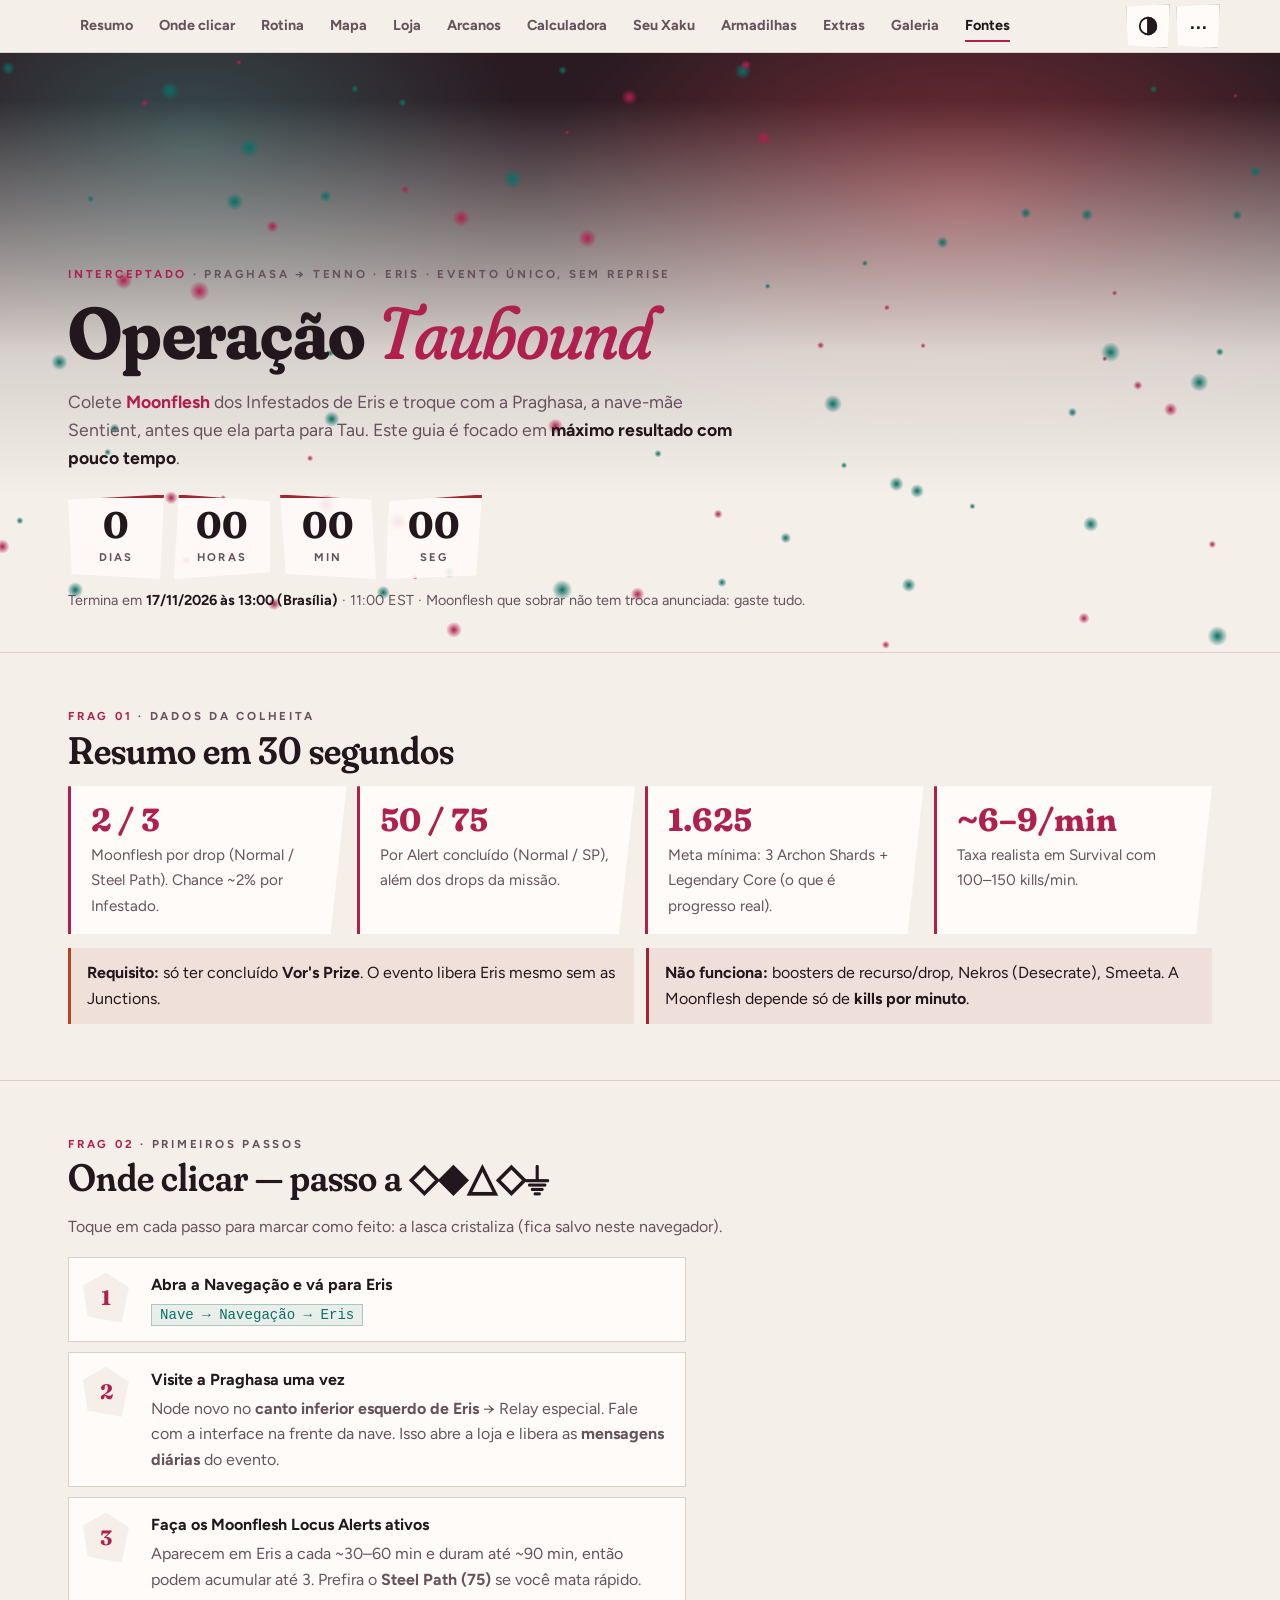
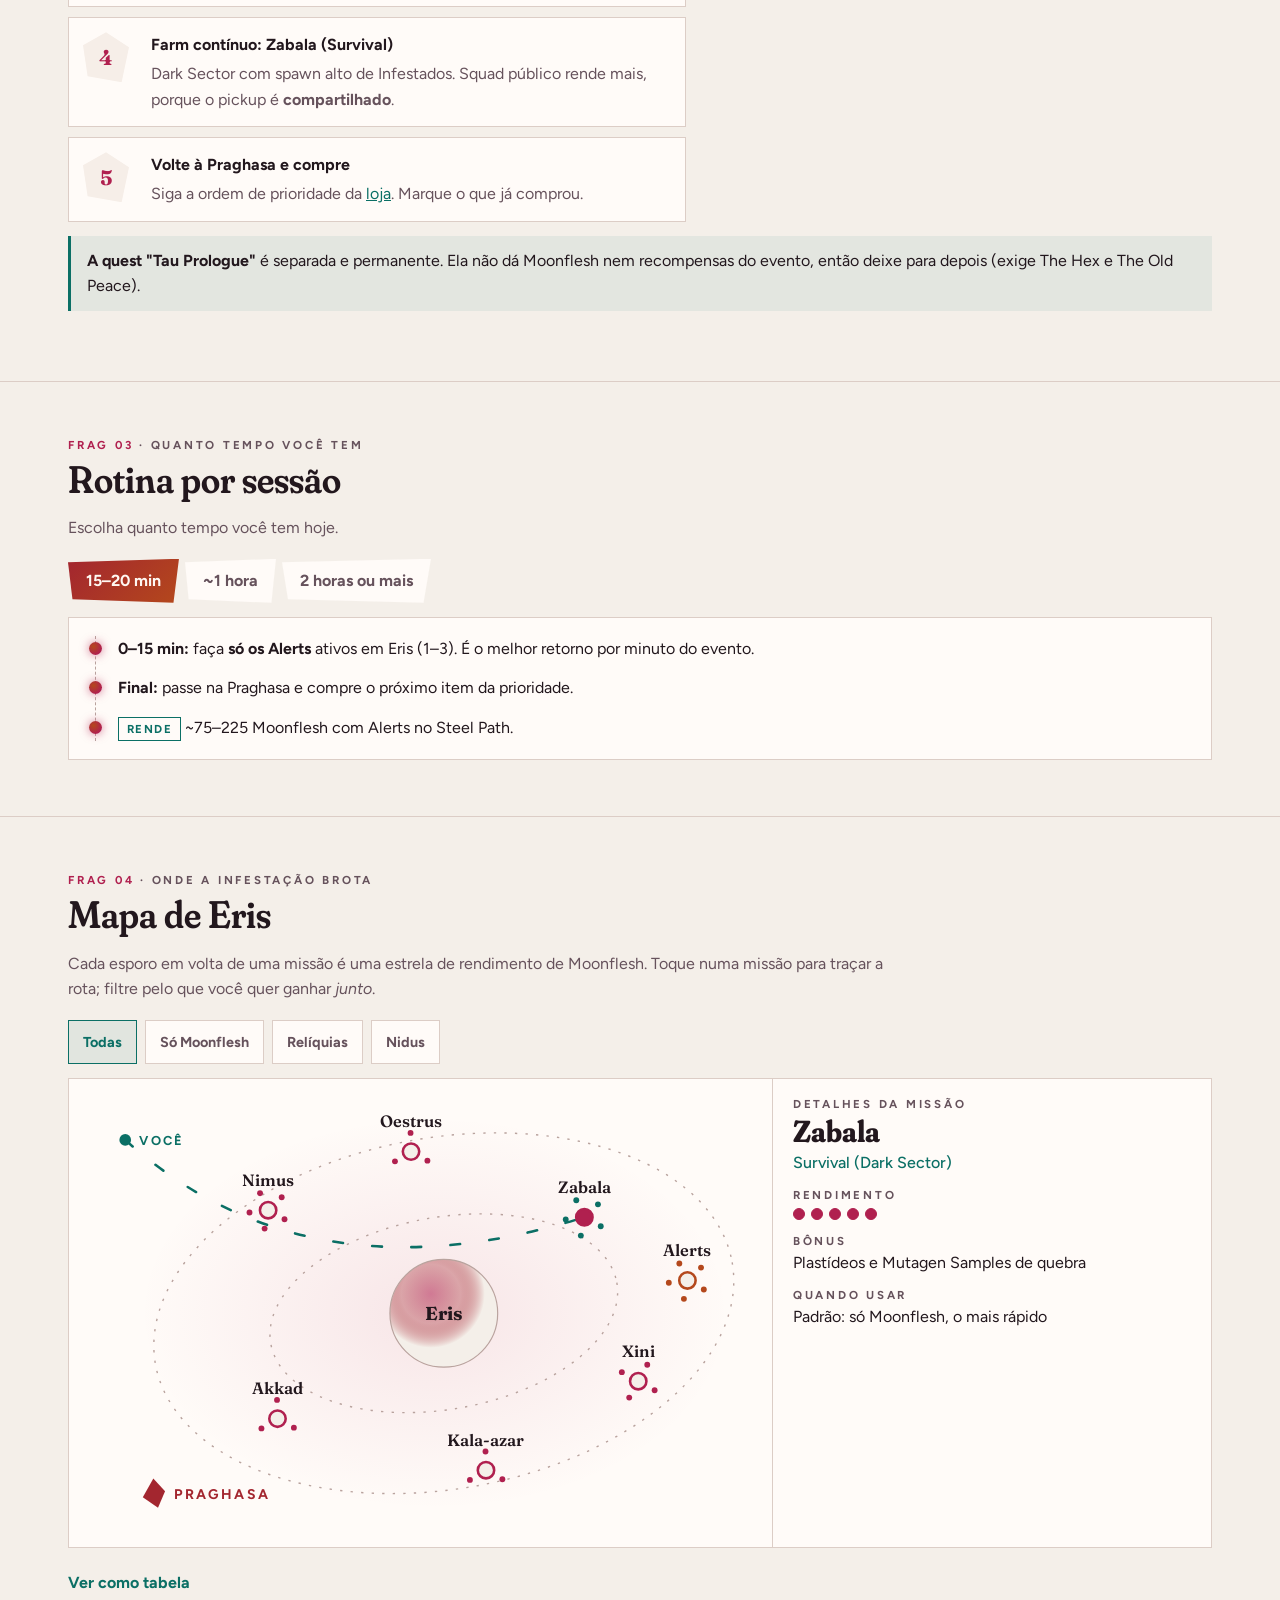
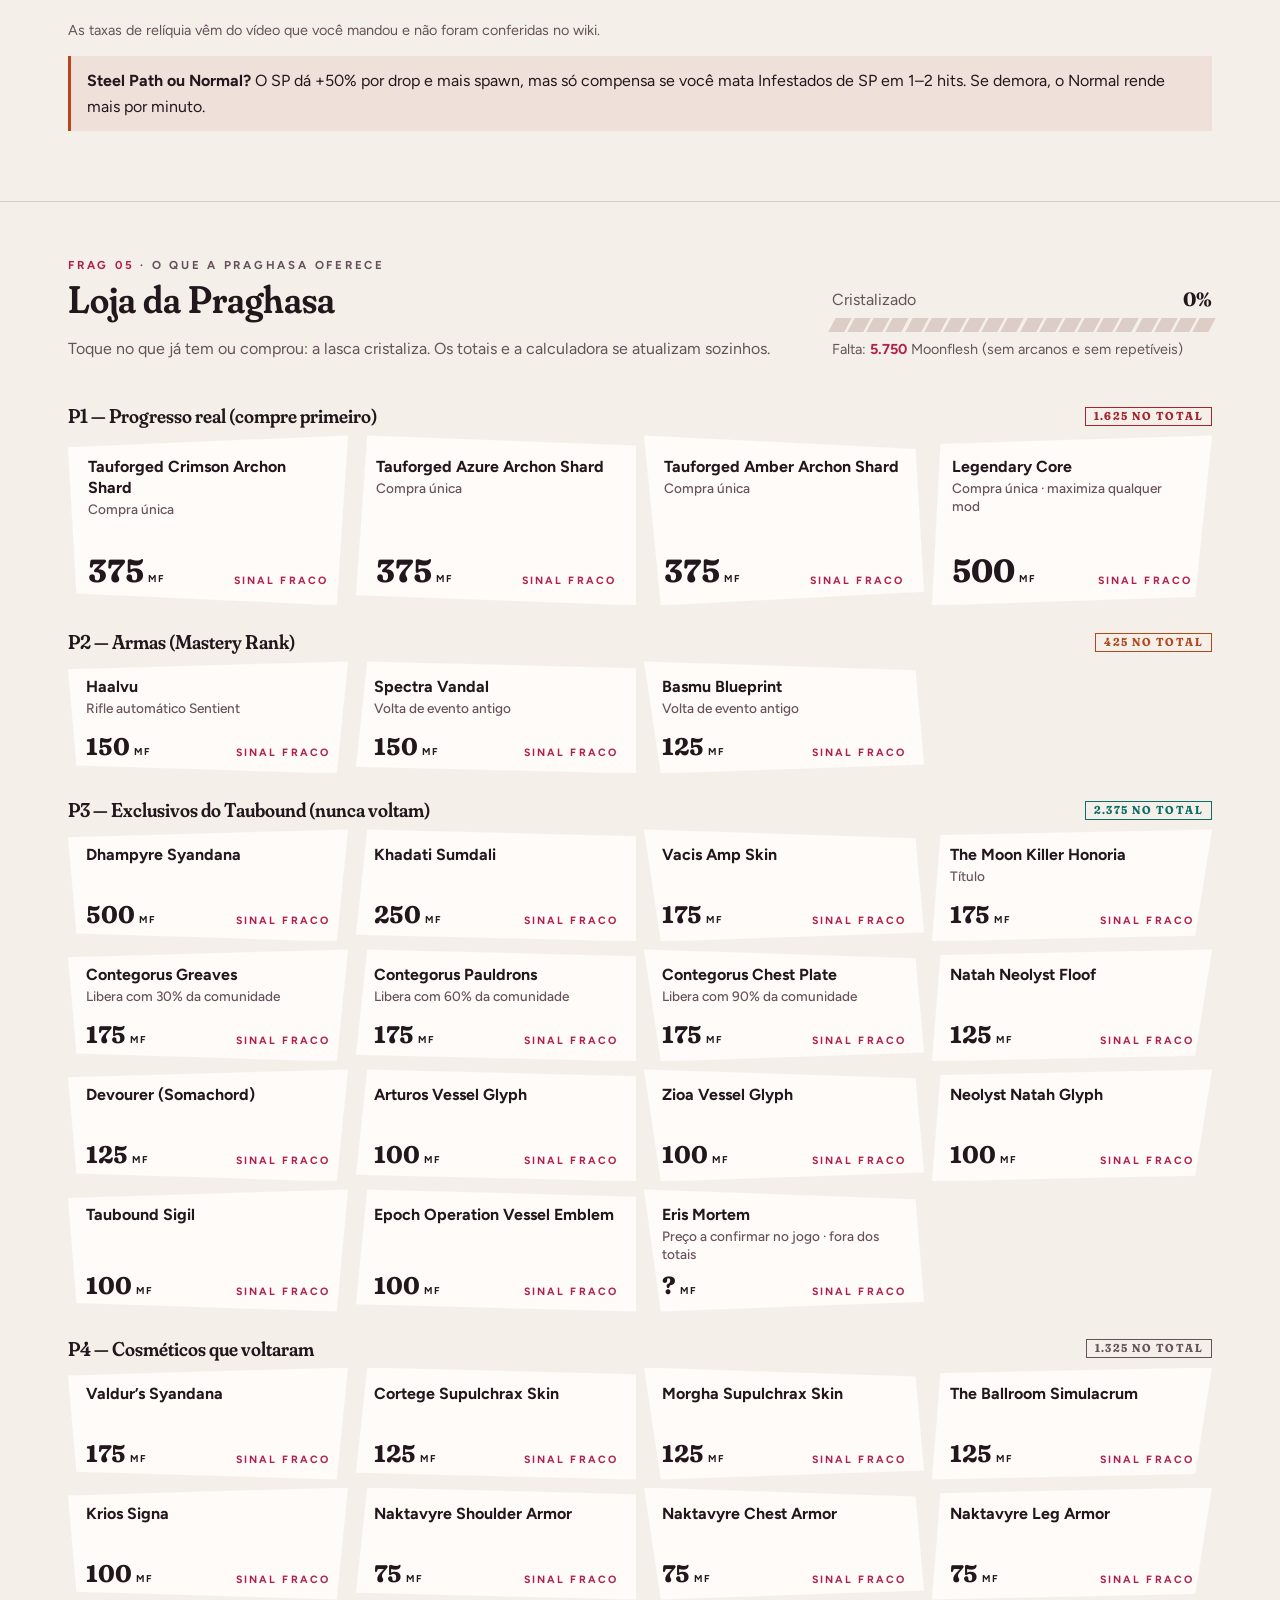
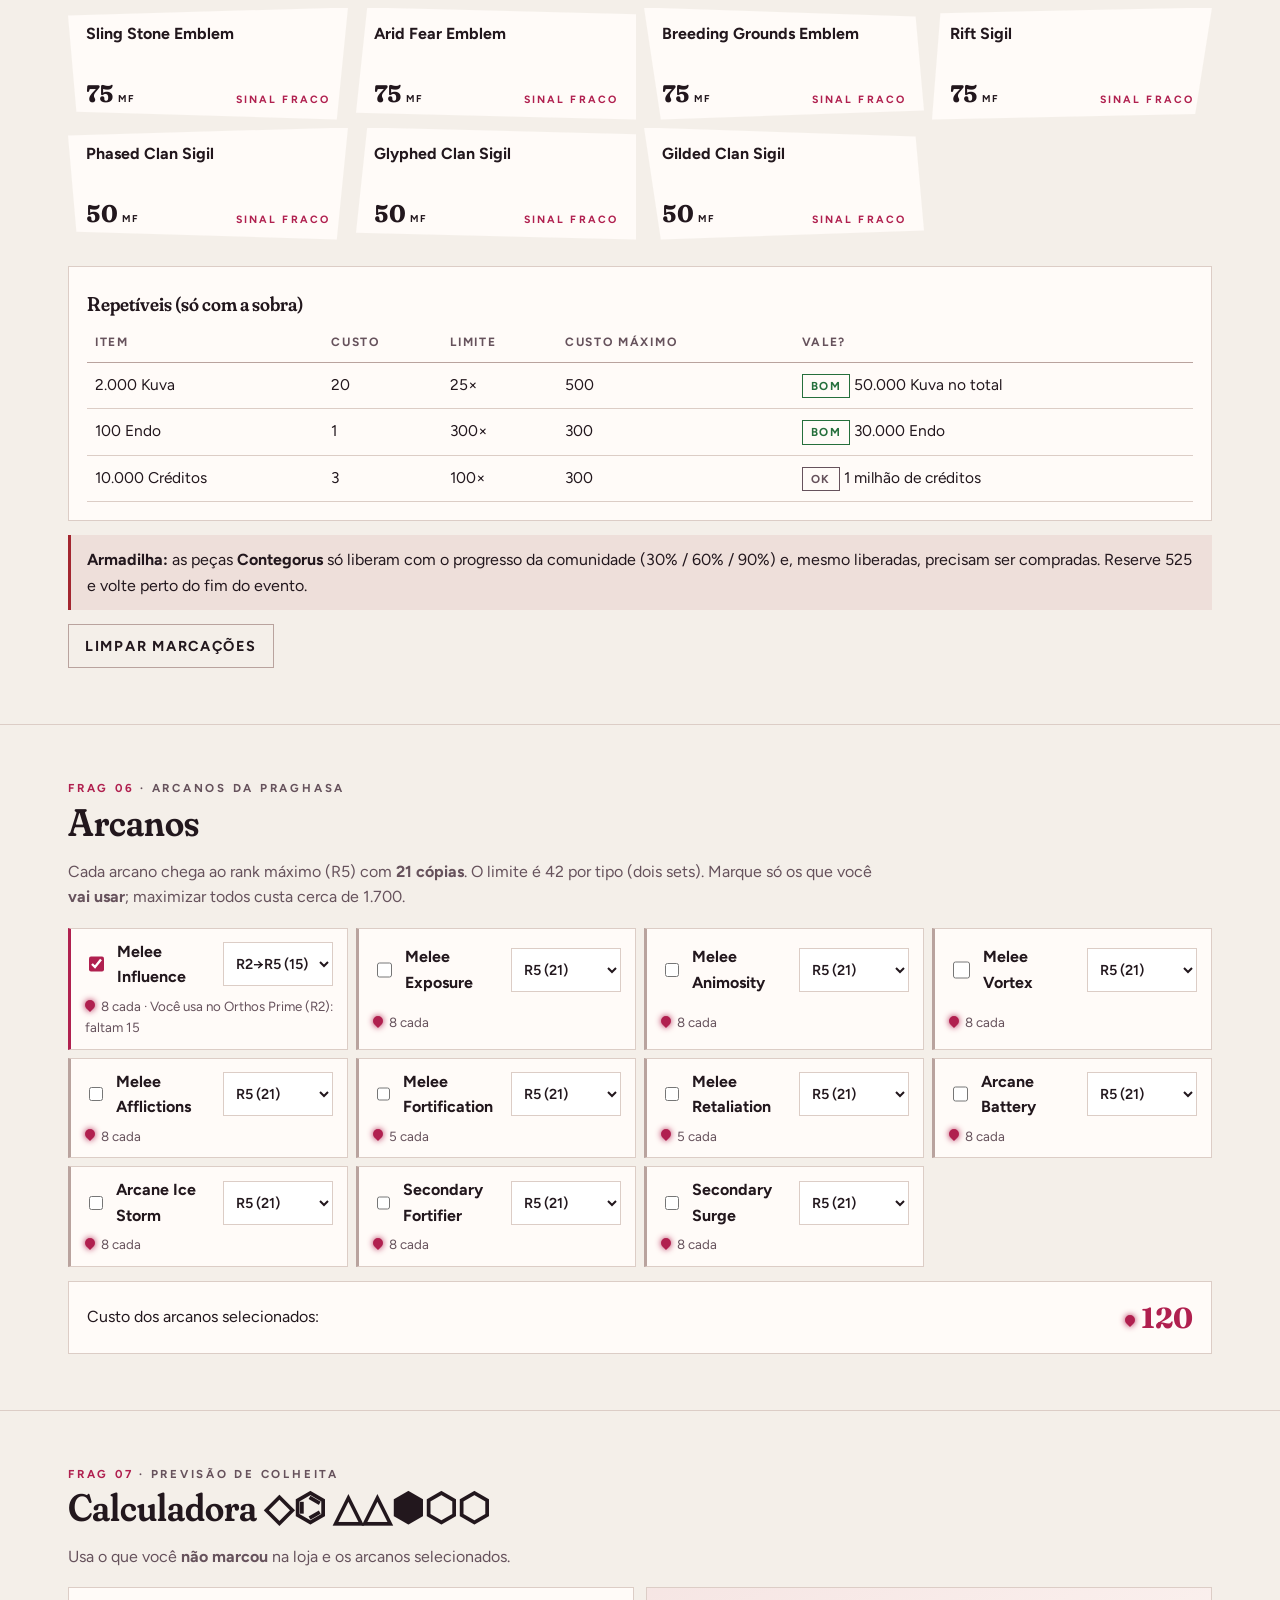
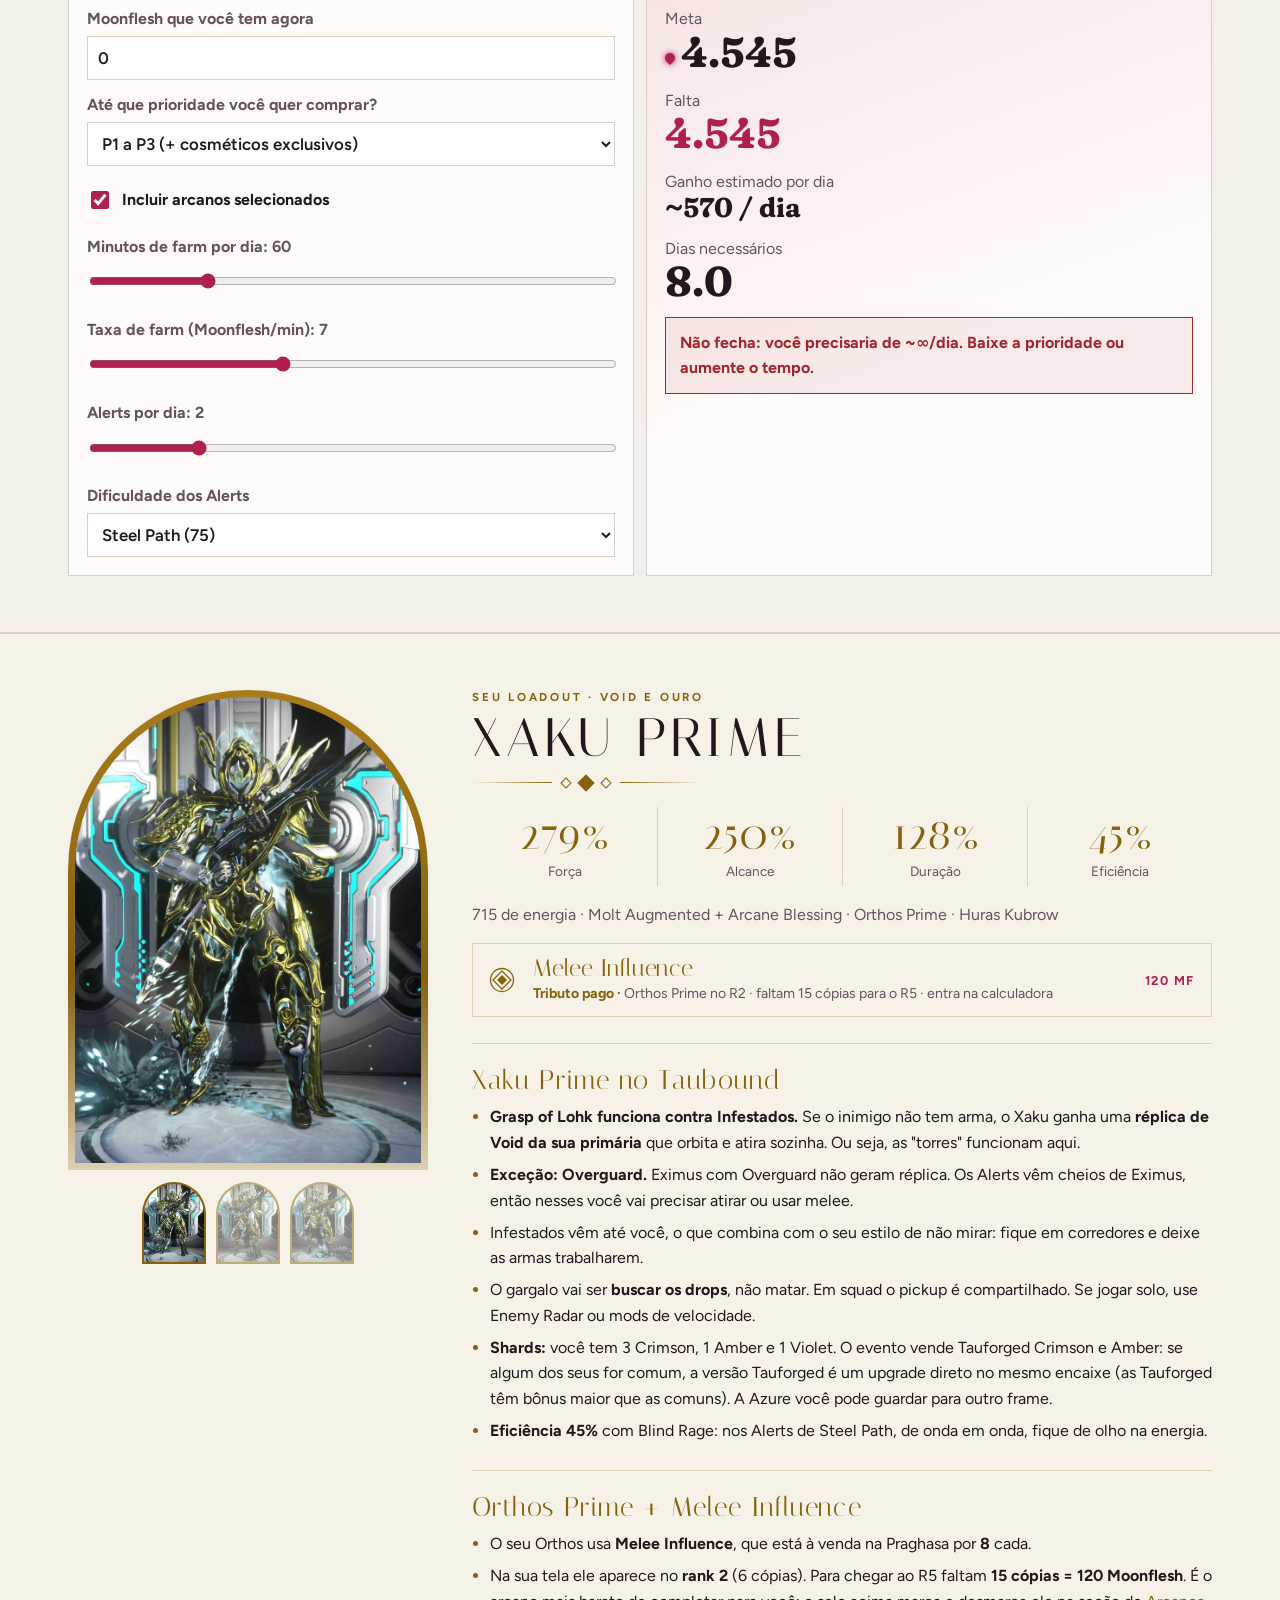
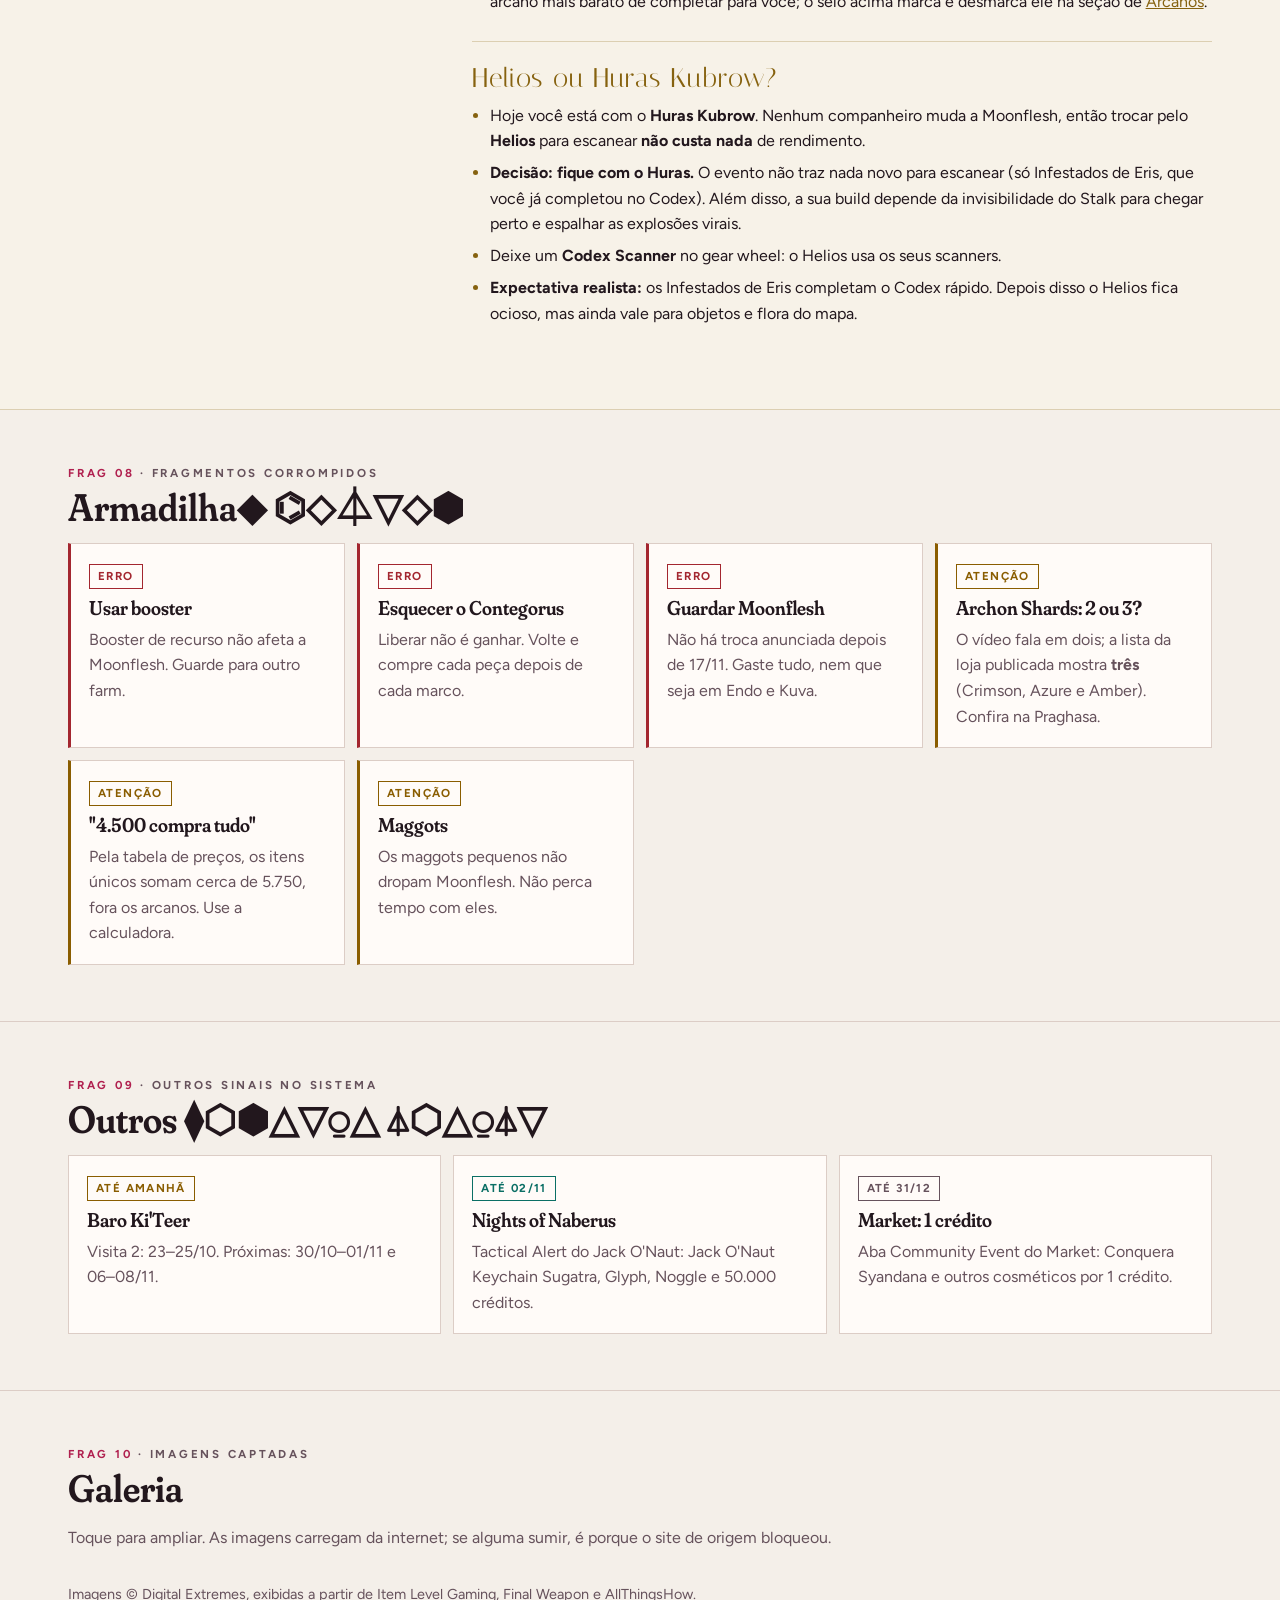
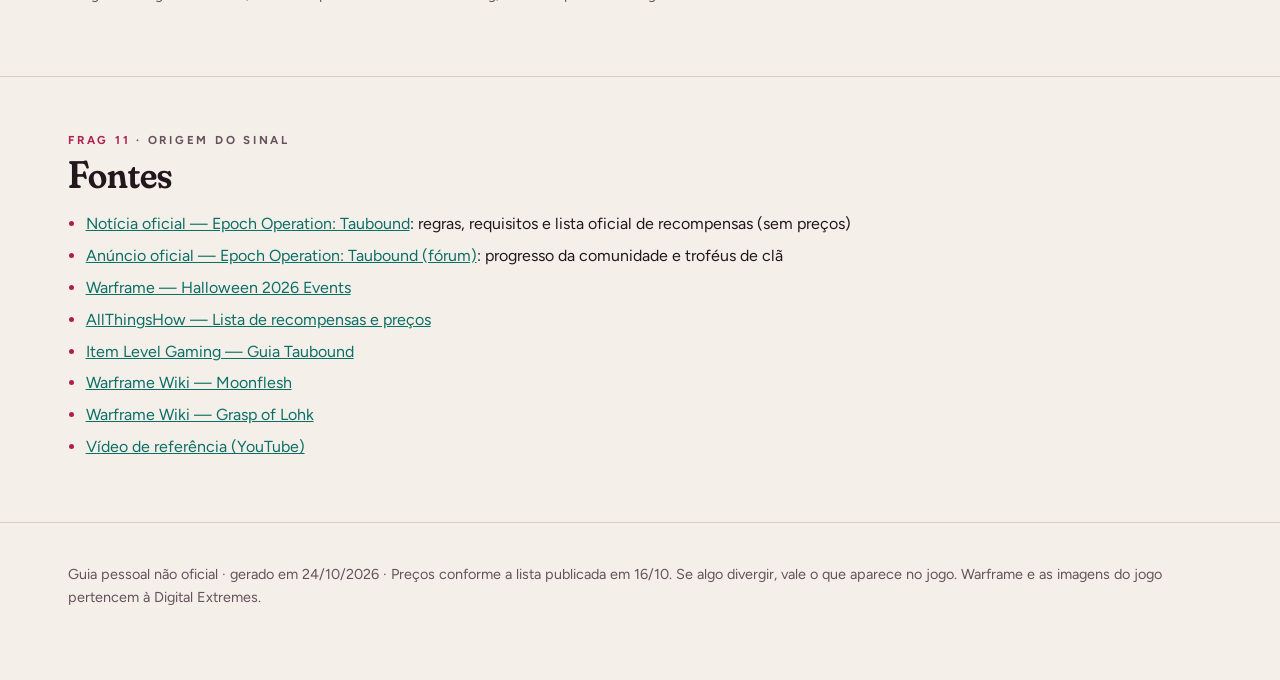
<file: index.html>
<!doctype html>
<html lang="pt-BR">
<head>
<meta charset="utf-8">
<meta name="viewport" content="width=device-width,initial-scale=1">
<title>Taubound — Guia do Tenno</title>
<meta name="description" content="Guia da Epoch Operation: Taubound (Warframe): onde clicar, mapa de Eris, loja da Praghasa com checklist e calculadora de Moonflesh.">
<meta name="theme-color" content="#0b0a0f">
<link rel="canonical" href="https://ruysalles.github.io/Warframe/">
<!-- Prévia no WhatsApp/Discord. A imagem sai de assets/og.html: py -3 tools/gerar_og.py -->
<meta property="og:type" content="website">
<meta property="og:locale" content="pt_BR">
<meta property="og:site_name" content="Guia do Tenno">
<meta property="og:url" content="https://ruysalles.github.io/Warframe/">
<meta property="og:title" content="Taubound — Guia do Tenno">
<meta property="og:description" content="Moonflesh, mapa de Eris, loja da Praghasa, checklist e calculadora. Evento único até 17/11.">
<meta property="og:image" content="https://ruysalles.github.io/Warframe/og-image-1.jpg">
<meta property="og:image:width" content="1200">
<meta property="og:image:height" content="630">
<meta property="og:image:alt" content="Operação Taubound: guia do Tenno com o Xaku Prime em um arco dourado">
<meta name="twitter:card" content="summary_large_image">
<meta name="twitter:title" content="Taubound — Guia do Tenno">
<meta name="twitter:description" content="Moonflesh, mapa de Eris, loja da Praghasa, checklist e calculadora. Evento único até 17/11.">
<meta name="twitter:image" content="https://ruysalles.github.io/Warframe/og-image-1.jpg">
<link rel="icon" href="data:image/svg+xml,%3Csvg xmlns='http://www.w3.org/2000/svg' viewBox='0 0 32 32'%3E%3Cpath d='M16 2 L28 12 L22 30 L5 24 Z' fill='%230b0a0f' stroke='%23e0484f' stroke-width='2.2' stroke-linejoin='round'/%3E%3Ccircle cx='16' cy='17' r='4.2' fill='%23ff6f9a'/%3E%3Ccircle cx='23' cy='10' r='1.8' fill='%235fe0d0'/%3E%3C/svg%3E">
<script src="assets/js/theme-init.js?v=2"></script>
<link rel="preconnect" href="https://fonts.googleapis.com">
<link href="https://fonts.googleapis.com/css2?family=Fraunces:opsz,wght,SOFT,WONK@9..144,400..800,0..100,0..1&family=Figtree:wght@400;500;700&family=Italiana&display=swap" rel="stylesheet">
<link rel="stylesheet" href="assets/css/style.css?v=2">
</head>
<body>

<nav><div class="bar2"><div class="links" id="nav">
  <a href="#resumo">Resumo</a><a href="#clicar">Onde clicar</a><a href="#rotina">Rotina</a><a href="#missoes">Mapa</a>
  <a href="#loja">Loja</a><a href="#arcanos">Arcanos</a><a href="#calc">Calculadora</a><a href="#xaku">Seu Xaku</a>
  <a href="#armadilhas">Armadilhas</a><a href="#extras">Extras</a><a href="#galeria">Galeria</a><a href="#fontes">Fontes</a>
  </div>
  <div class="acts">
    <button class="iconbtn" id="themeBtn" type="button" aria-label="Alternar tema: Eris infestada (escuro) ou Osso de Tau (claro)"><svg width="22" height="22" viewBox="0 0 24 24" fill="none" stroke="currentColor" stroke-width="2" aria-hidden="true"><circle cx="12" cy="12" r="9"/><path d="M12 3a9 9 0 0 1 0 18z" fill="currentColor"/></svg></button>
    <details class="more" id="more"><summary class="iconbtn" aria-label="Mais opções">⋯</summary>
      <div class="menu">
        <button type="button" id="btnExport">Exportar progresso (.json)</button>
        <button type="button" id="btnImport">Importar progresso</button>
        <hr>
        <button type="button" id="btnResetAll">Apagar todo o progresso</button>
      </div>
    </details>
  </div>
</div></nav>

<header class="hero">
  <div class="hero-bg"><img src="https://static.allthings.how/wp-content/uploads/2026/10/warframe-operation-taubound-moonflesh-farming-and-reward-list-fe321c.png" alt="" onerror="this.remove()"></div>
  <canvas class="particles" id="pt" aria-hidden="true"></canvas>
  <div class="wrap">
    <div class="sig"><b>Interceptado</b> · Praghasa → Tenno · Eris · evento único, sem reprise</div>
    <h1 data-decode>Operação <em>Taubound</em></h1>
    <p>Colete <b class="mfw">Moonflesh</b> dos Infestados de Eris e troque com a Praghasa, a nave-mãe Sentient, antes que ela parta para Tau. Este guia é focado em <b>máximo resultado com pouco tempo</b>.</p>
    <div class="countdown" id="cd">
      <div class="cd"><b id="cdD">--</b><small>dias</small></div>
      <div class="cd"><b id="cdH">--</b><small>horas</small></div>
      <div class="cd"><b id="cdM">--</b><small>min</small></div>
      <div class="cd"><b id="cdS">--</b><small>seg</small></div>
    </div>
    <div class="cd-note">Termina em <b>17/11/2026 às 13:00 (Brasília)</b> · 11:00 EST · Moonflesh que sobrar não tem troca anunciada: gaste tudo.</div>
  </div>
</header>

<main>
<!-- RESUMO -->
<section id="resumo"><div class="wrap">
  <div class="sig"><b>FRAG 01</b> · Dados da colheita</div>
  <h2>Resumo em 30 segundos</h2>
  <div class="lasc reveal">
    <div><b>2 / 3</b><span>Moonflesh por drop (Normal / Steel Path). Chance ~2% por Infestado.</span></div>
    <div><b>50 / 75</b><span>Por Alert concluído (Normal / SP), além dos drops da missão.</span></div>
    <div><b>1.625</b><span>Meta mínima: 3 Archon Shards + Legendary Core (o que é progresso real).</span></div>
    <div><b>~6–9/min</b><span>Taxa realista em Survival com 100–150 kills/min.</span></div>
  </div>
  <div class="grid g2">
    <div class="callout gold"><b>Requisito:</b> só ter concluído <b>Vor's Prize</b>. O evento libera Eris mesmo sem as Junctions.</div>
    <div class="callout red"><b>Não funciona:</b> boosters de recurso/drop, Nekros (Desecrate), Smeeta. A Moonflesh depende só de <b>kills por minuto</b>.</div>
  </div>
</div></section>

<!-- ONDE CLICAR -->
<section id="clicar"><div class="wrap">
  <div class="sig"><b>FRAG 02</b> · Primeiros passos</div>
  <h2>Onde clicar — passo a passo</h2>
  <p class="lead">Toque em cada passo para marcar como feito: a lasca cristaliza (fica salvo neste navegador).</p>
  <div class="split">
    <div class="steps" id="steps">
      <div class="step" data-k="s1"><div class="n"></div><div><b>Abra a Navegação e vá para Eris</b><p><span class="path">Nave → Navegação → Eris</span></p></div></div>
      <div class="step" data-k="s2"><div class="n"></div><div><b>Visite a Praghasa uma vez</b><p>Node novo no <b>canto inferior esquerdo de Eris</b> → Relay especial. Fale com a interface na frente da nave. Isso abre a loja e libera as <b>mensagens diárias</b> do evento.</p></div></div>
      <div class="step" data-k="s3"><div class="n"></div><div><b>Faça os Moonflesh Locus Alerts ativos</b><p>Aparecem em Eris a cada ~30–60 min e duram até ~90 min, então podem acumular até 3. Prefira o <b>Steel Path (75)</b> se você mata rápido.</p></div></div>
      <div class="step" data-k="s4"><div class="n"></div><div><b>Farm contínuo: Zabala (Survival)</b><p>Dark Sector com spawn alto de Infestados. Squad público rende mais, porque o pickup é <b>compartilhado</b>.</p></div></div>
      <div class="step" data-k="s5"><div class="n"></div><div><b>Volte à Praghasa e compre</b><p>Siga a ordem de prioridade da <a href="#loja">loja</a>. Marque o que já comprou.</p></div></div>
    </div>
    <figure class="shot reveal"><img src="https://itemlevel.net/wp-content/uploads/2026/10/epoch-operation-taubound-praghasa.png" alt="Praghasa" loading="lazy" onerror="this.closest('figure').remove()"><figcaption>Praghasa e o medidor de progresso da comunidade · imagem: Digital Extremes via Item Level Gaming</figcaption></figure>
  </div>
  <div class="callout"><b>A quest "Tau Prologue"</b> é separada e permanente. Ela não dá Moonflesh nem recompensas do evento, então deixe para depois (exige The Hex e The Old Peace).</div>
</div></section>

<!-- ROTINA -->
<section id="rotina"><div class="wrap">
  <div class="sig"><b>FRAG 03</b> · Quanto tempo você tem</div>
  <h2>Rotina por sessão</h2>
  <p class="lead">Escolha quanto tempo você tem hoje.</p>
  <div class="tabs" data-tabs="rot">
    <button class="on" data-t="r1">15–20 min</button><button data-t="r2">~1 hora</button><button data-t="r3">2 horas ou mais</button>
  </div>
  <div class="tabpane on" id="r1"><div class="card"><div class="timeline">
    <div><b>0–15 min:</b> faça <b>só os Alerts</b> ativos em Eris (1–3). É o melhor retorno por minuto do evento.</div>
    <div><b>Final:</b> passe na Praghasa e compre o próximo item da prioridade.</div>
    <div><span class="tag t-void">Rende</span> ~75–225 Moonflesh com Alerts no Steel Path.</div>
  </div></div></div>
  <div class="tabpane" id="r2"><div class="card"><div class="timeline">
    <div><b>0–15 min:</b> todos os Alerts ativos.</div>
    <div><b>15–55 min:</b> Zabala Survival em squad público. Saia quando o kill rate cair ou o life support apertar.</div>
    <div><b>55–60 min:</b> loja da Praghasa.</div>
    <div><span class="tag t-void">Rende</span> ~400–550 Moonflesh.</div>
  </div></div></div>
  <div class="tabpane" id="r3"><div class="card"><div class="timeline">
    <div><b>Início:</b> todos os Alerts.</div>
    <div><b>Bloco 1 (~45 min):</b> Zabala Survival.</div>
    <div><b>Checagem:</b> volte ao mapa. Se surgiu Alert novo, faça.</div>
    <div><b>Bloco 2:</b> Zabala de novo, ou <b>Xini</b> se você precisa de relíquias Axi (garantidas nas rotações B e C, segundo o vídeo).</div>
    <div><b>Final:</b> loja. Dica do vídeo: alterne Survival e Alerts para não enjoar.</div>
  </div></div></div>
</div></section>

<!-- MISSOES -->
<section id="missoes"><div class="wrap">
  <div class="sig"><b>FRAG 04</b> · Onde a Infestação brota</div>
  <h2>Mapa de Eris</h2>
  <p class="lead">Cada esporo em volta de uma missão é uma estrela de rendimento de Moonflesh. Toque numa missão para traçar a rota; filtre pelo que você quer ganhar <i>junto</i>.</p>
  <div class="filters" id="mfilters">
    <button class="chip on" data-f="all">Todas</button><button class="chip" data-f="mf">Só Moonflesh</button><button class="chip" data-f="relic">Relíquias</button><button class="chip" data-f="nidus">Nidus</button>
  </div>
  <div class="mapx reveal">
    <div class="map" id="emap"></div>
    <aside class="mp" id="emapPanel" aria-live="polite">
      <div class="sig">Detalhes da missão</div><h3></h3><div class="ty"></div>
      <div class="sig">Rendimento</div><div class="yd"></div>
      <dl><div><dt class="sig">Bônus</dt><dd data-f="bonus"></dd></div><div><dt class="sig">Quando usar</dt><dd data-f="when"></dd></div></dl>
    </aside>
  </div>
  <details class="tbl-wrap"><summary>Ver como tabela</summary>
    <div class="scroll"><table class="tbl" id="mtable">
      <thead><tr><th>Node</th><th>Tipo</th><th>Moonflesh</th><th>Bônus</th><th>Quando usar</th></tr></thead>
      <tbody></tbody>
    </table></div>
  </details>
  <p class="small muted">As taxas de relíquia vêm do vídeo que você mandou e não foram conferidas no wiki.</p>
  <div class="callout gold"><b>Steel Path ou Normal?</b> O SP dá +50% por drop e mais spawn, mas só compensa se você mata Infestados de SP em 1–2 hits. Se demora, o Normal rende mais por minuto.</div>
</div></section>

<!-- LOJA -->
<section id="loja"><div class="wrap">
  <div class="sig"><b>FRAG 05</b> · O que a Praghasa oferece</div>
  <div class="shop-head">
    <div><h2>Loja da Praghasa</h2><p class="lead">Toque no que já tem ou comprou: a lasca cristaliza. Os totais e a calculadora se atualizam sozinhos.</p></div>
    <div class="shop-meter">
      <div class="row"><span class="muted">Cristalizado</span><b id="shopPct">0%</b></div>
      <div class="fac" id="shopFac" aria-hidden="true"></div>
      <div class="small muted">Falta: <b id="shopLeft" class="mfw">0</b> Moonflesh (sem arcanos e sem repetíveis)</div>
    </div>
  </div>
  <div id="shop"></div>
  <div class="group card">
    <h3>Repetíveis (só com a sobra)</h3>
    <div class="scroll"><table class="tbl">
      <thead><tr><th>Item</th><th>Custo</th><th>Limite</th><th>Custo máximo</th><th>Vale?</th></tr></thead>
      <tbody>
        <tr><td>2.000 Kuva</td><td>20</td><td>25×</td><td>500</td><td><span class="tag t-ok">Bom</span> 50.000 Kuva no total</td></tr>
        <tr><td>100 Endo</td><td>1</td><td>300×</td><td>300</td><td><span class="tag t-ok">Bom</span> 30.000 Endo</td></tr>
        <tr><td>10.000 Créditos</td><td>3</td><td>100×</td><td>300</td><td><span class="tag t-mut">Ok</span> 1 milhão de créditos</td></tr>
      </tbody>
    </table></div>
  </div>
  <div class="callout red"><b>Armadilha:</b> as peças <b>Contegorus</b> só liberam com o progresso da comunidade (30% / 60% / 90%) e, mesmo liberadas, precisam ser compradas. Reserve 525 e volte perto do fim do evento.</div>
  <div class="btns"><button class="btn" id="resetShop" type="button">Limpar marcações</button></div>
</div></section>

<!-- ARCANOS -->
<section id="arcanos"><div class="wrap">
  <div class="sig"><b>FRAG 06</b> · Arcanos da Praghasa</div>
  <h2>Arcanos</h2>
  <p class="lead">Cada arcano chega ao rank máximo (R5) com <b>21 cópias</b>. O limite é 42 por tipo (dois sets). Marque só os que você <b>vai usar</b>; maximizar todos custa cerca de 1.700.</p>
  <div class="items arcs" id="arcs"></div>
  <div class="card total-row">
    <span>Custo dos arcanos selecionados:</span><b class="big-mf"><span class="mf"></span><span id="arcTotal">0</span></b>
  </div>
</div></section>

<!-- CALC -->
<section id="calc"><div class="wrap">
  <div class="sig"><b>FRAG 07</b> · Previsão de colheita</div>
  <h2>Calculadora de tempo</h2>
  <p class="lead">Usa o que você <b>não marcou</b> na loja e os arcanos selecionados.</p>
  <div class="grid g2">
    <div class="card calc">
      <label for="cHave">Moonflesh que você tem agora</label><input type="number" id="cHave" min="0" value="0">
      <label for="cTier">Até que prioridade você quer comprar?</label>
      <select id="cTier">
        <option value="1">P1 — só progresso (Shards + Core)</option>
        <option value="2">P1 + P2 (armas para MR)</option>
        <option value="3" selected>P1 a P3 (+ cosméticos exclusivos)</option>
        <option value="4">Tudo (inclui cosméticos que voltaram)</option>
      </select>
      <label class="check"><input type="checkbox" id="cArc" checked> Incluir arcanos selecionados</label>
      <label for="cMin">Minutos de farm por dia: <b id="cMinV">60</b></label><input type="range" id="cMin" min="10" max="240" step="5" value="60">
      <label for="cRate">Taxa de farm (Moonflesh/min): <b id="cRateV">7</b></label><input type="range" id="cRate" min="3" max="14" step="0.5" value="7">
      <label for="cAl">Alerts por dia: <b id="cAlV">2</b></label><input type="range" id="cAl" min="0" max="10" step="1" value="2">
      <label for="cSp">Dificuldade dos Alerts</label>
      <select id="cSp"><option value="75" selected>Steel Path (75)</option><option value="50">Normal (50)</option></select>
    </div>
    <div class="card out">
      <div><span class="muted">Meta</span><div class="big"><span class="mf"></span><span id="oGoal">0</span></div></div>
      <div><span class="muted">Falta</span><div class="big mfw" id="oLeft">0</div></div>
      <div><span class="muted">Ganho estimado por dia</span><div class="big mid" id="oDay">0</div></div>
      <div><span class="muted">Dias necessários</span><div class="big" id="oDays">0</div></div>
      <div class="verdict" id="oVerdict">—</div>
    </div>
  </div>
</div></section>

<!-- XAKU: modo Orokin -->
<section id="xaku" class="ok"><div class="wrap">
  <div class="okg">
    <div class="xaku-show" id="xshow">
      <figure class="xmain arch"><img src="img/xaku1.jpg" alt="Seu Xaku Prime" id="xbig" onerror="this.closest('.xaku-show').remove()"></figure>
      <div class="xthumbs">
        <img src="img/xaku1.jpg" class="on" alt="Foto 1 do Xaku Prime"><img src="img/xaku2.jpg" alt="Foto 2 do Xaku Prime"><img src="img/xaku3.jpg" alt="Foto 3 do Xaku Prime">
      </div>
    </div>
    <div>
      <div class="sig">Seu loadout · Void e ouro</div>
      <h2>Xaku Prime</h2>
      <div class="orn" aria-hidden="true"><i></i><i></i><i></i></div>
      <div class="bld">
        <div><b>279%</b><span>Força</span></div><div><b>250%</b><span>Alcance</span></div><div><b>128%</b><span>Duração</span></div><div><b>45%</b><span>Eficiência</span></div>
      </div>
      <p class="muted">715 de energia · Molt Augmented + Arcane Blessing · Orthos Prime · Huras Kubrow</p>
      <button class="trib" type="button" id="miTrib" aria-pressed="false"><svg class="glyph" viewBox="0 0 26 26" aria-hidden="true"><circle cx="13" cy="13" r="11.5"/><path d="M13 4 L22 13 L13 22 L4 13 Z"/><path class="fill" d="M13 8 L18 13 L13 18 L8 13 Z"/></svg>
        <span><span class="nm">Melee Influence</span><span class="nt">Orthos Prime no R2 · faltam 15 cópias para o R5 · entra na calculadora</span></span><span class="cs">120 MF</span></button>

      <div class="chap">
        <h3>Xaku Prime no Taubound</h3>
        <ul class="clean">
          <li><b>Grasp of Lohk funciona contra Infestados.</b> Se o inimigo não tem arma, o Xaku ganha uma <b>réplica de Void da sua primária</b> que orbita e atira sozinha. Ou seja, as "torres" funcionam aqui.</li>
          <li><b>Exceção: Overguard.</b> Eximus com Overguard não geram réplica. Os Alerts vêm cheios de Eximus, então nesses você vai precisar atirar ou usar melee.</li>
          <li>Infestados vêm até você, o que combina com o seu estilo de não mirar: fique em corredores e deixe as armas trabalharem.</li>
          <li>O gargalo vai ser <b>buscar os drops</b>, não matar. Em squad o pickup é compartilhado. Se jogar solo, use Enemy Radar ou mods de velocidade.</li>
          <li><b>Shards:</b> você tem 3 Crimson, 1 Amber e 1 Violet. O evento vende Tauforged Crimson e Amber: se algum dos seus for comum, a versão Tauforged é um upgrade direto no mesmo encaixe (as Tauforged têm bônus maior que as comuns). A Azure você pode guardar para outro frame.</li>
          <li><b>Eficiência 45%</b> com Blind Rage: nos Alerts de Steel Path, de onda em onda, fique de olho na energia.</li>
        </ul>
      </div>
      <div class="chap">
        <h3>Orthos Prime + Melee Influence</h3>
        <ul class="clean">
          <li>O seu Orthos usa <b>Melee Influence</b>, que está à venda na Praghasa por <b>8</b> cada.</li>
          <li>Na sua tela ele aparece no <b>rank 2</b> (6 cópias). Para chegar ao R5 faltam <b>15 cópias = 120 Moonflesh</b>. É o arcano mais barato de completar para você; o selo acima marca e desmarca ele na seção de <a href="#arcanos">Arcanos</a>.</li>
        </ul>
      </div>
      <div class="chap">
        <h3>Helios ou Huras Kubrow?</h3>
        <ul class="clean">
          <li>Hoje você está com o <b>Huras Kubrow</b>. Nenhum companheiro muda a Moonflesh, então trocar pelo <b>Helios</b> para escanear <b>não custa nada</b> de rendimento.</li>
          <li><b>Decisão: fique com o Huras.</b> O evento não traz nada novo para escanear (só Infestados de Eris, que você já completou no Codex). Além disso, a sua build depende da invisibilidade do Stalk para chegar perto e espalhar as explosões virais.</li>
          <li>Deixe um <b>Codex Scanner</b> no gear wheel: o Helios usa os seus scanners.</li>
          <li><b>Expectativa realista:</b> os Infestados de Eris completam o Codex rápido. Depois disso o Helios fica ocioso, mas ainda vale para objetos e flora do mapa.</li>
        </ul>
      </div>
    </div>
  </div>
</div></section>

<!-- ARMADILHAS -->
<section id="armadilhas"><div class="wrap">
  <div class="sig"><b>FRAG 08</b> · Fragmentos corrompidos</div>
  <h2>Armadilhas comuns</h2>
  <div class="grid g3 reveal">
    <div class="card trap"><span class="tag t-sent">Erro</span><h3>Usar booster</h3><p>Booster de recurso não afeta a Moonflesh. Guarde para outro farm.</p></div>
    <div class="card trap"><span class="tag t-sent">Erro</span><h3>Esquecer o Contegorus</h3><p>Liberar não é ganhar. Volte e compre cada peça depois de cada marco.</p></div>
    <div class="card trap"><span class="tag t-sent">Erro</span><h3>Guardar Moonflesh</h3><p>Não há troca anunciada depois de 17/11. Gaste tudo, nem que seja em Endo e Kuva.</p></div>
    <div class="card trap warn"><span class="tag t-warn">Atenção</span><h3>Archon Shards: 2 ou 3?</h3><p>O vídeo fala em dois; a lista da loja publicada mostra <b>três</b> (Crimson, Azure e Amber). Confira na Praghasa.</p></div>
    <div class="card trap warn"><span class="tag t-warn">Atenção</span><h3>"4.500 compra tudo"</h3><p>Pela tabela de preços, os itens únicos somam cerca de 5.750, fora os arcanos. Use a calculadora.</p></div>
    <div class="card trap warn"><span class="tag t-warn">Atenção</span><h3>Maggots</h3><p>Os maggots pequenos não dropam Moonflesh. Não perca tempo com eles.</p></div>
  </div>
</div></section>

<!-- EXTRAS -->
<section id="extras"><div class="wrap">
  <div class="sig"><b>FRAG 09</b> · Outros sinais no sistema</div>
  <h2>Outros eventos ativos</h2>
  <div class="grid g3">
    <div class="card"><span class="tag t-warn">Até amanhã</span><h3>Baro Ki'Teer</h3><p>Visita 2: 23–25/10. Próximas: 30/10–01/11 e 06–08/11.</p></div>
    <div class="card"><span class="tag t-void">Até 02/11</span><h3>Nights of Naberus</h3><p>Tactical Alert do Jack O'Naut: Jack O'Naut Keychain Sugatra, Glyph, Noggle e 50.000 créditos.</p></div>
    <div class="card"><span class="tag t-mut">Até 31/12</span><h3>Market: 1 crédito</h3><p>Aba Community Event do Market: Conquera Syandana e outros cosméticos por 1 crédito.</p></div>
  </div>
</div></section>

<!-- GALERIA -->
<section id="galeria"><div class="wrap">
  <div class="sig"><b>FRAG 10</b> · Imagens captadas</div>
  <h2>Galeria</h2>
  <p class="lead">Toque para ampliar. As imagens carregam da internet; se alguma sumir, é porque o site de origem bloqueou.</p>
  <div class="gallery" id="gal">
    <figure><img loading="lazy" src="https://itemlevel.net/wp-content/uploads/2026/10/warframe-epoch-operation-taubound-guide-featured.png" alt="Taubound" onerror="this.closest('figure').remove()"><figcaption>Epoch Operation: Taubound</figcaption></figure>
    <figure><img loading="lazy" src="https://finalweapon.net/wp-content/uploads/2026/10/Warframe-Launches-Epoch-Operation-Taubound-Event.webp" alt="Taubound" onerror="this.closest('figure').remove()"><figcaption>Arte de lançamento</figcaption></figure>
    <figure><img loading="lazy" src="https://static.allthings.how/wp-content/uploads/2026/10/warframe-operation-taubound-moonflesh-farming-and-reward-list-ef6887-1024x576.png" alt="Taubound" onerror="this.closest('figure').remove()"><figcaption>Cena do evento</figcaption></figure>
    <figure><img loading="lazy" src="https://static.allthings.how/wp-content/uploads/2026/10/warframe-operation-taubound-moonflesh-farming-and-reward-list-e6ab9c-1024x576.png" alt="Taubound" onerror="this.closest('figure').remove()"><figcaption>Cena do evento</figcaption></figure>
    <figure><img loading="lazy" src="https://static.allthings.how/wp-content/uploads/2026/10/warframe-operation-taubound-moonflesh-farming-and-reward-list-5e441e-1024x576.png" alt="Taubound" onerror="this.closest('figure').remove()"><figcaption>Recompensas</figcaption></figure>
    <figure><img loading="lazy" src="https://static.allthings.how/wp-content/uploads/2026/10/warframe-operation-taubound-moonflesh-farming-and-reward-list-fff5ba-1024x576.png" alt="Taubound" onerror="this.closest('figure').remove()"><figcaption>Recompensas</figcaption></figure>
  </div>
  <p class="small muted">Imagens © Digital Extremes, exibidas a partir de Item Level Gaming, Final Weapon e AllThingsHow.</p>
</div></section>

<!-- FONTES -->
<section id="fontes"><div class="wrap">
  <div class="sig"><b>FRAG 11</b> · Origem do sinal</div>
  <h2>Fontes</h2>
  <ul class="clean">
    <li><a href="https://www.warframe.com/en/news/epoch-operation-taubound" target="_blank" rel="noopener">Notícia oficial — Epoch Operation: Taubound</a>: regras, requisitos e lista oficial de recompensas (sem preços)</li>
    <li><a href="https://forums.warframe.com/topic/1528603-epoch-operation-taubound/" target="_blank" rel="noopener">Anúncio oficial — Epoch Operation: Taubound (fórum)</a>: progresso da comunidade e troféus de clã</li>
    <li><a href="https://www.warframe.com/en/news/warframes-halloween-2026-events" target="_blank" rel="noopener">Warframe — Halloween 2026 Events</a></li>
    <li><a href="https://allthings.how/warframe-operation-taubound-moonflesh-farming-and-reward-list/" target="_blank" rel="noopener">AllThingsHow — Lista de recompensas e preços</a></li>
    <li><a href="https://itemlevel.net/warframe-epoch-operation-taubound-guide/" target="_blank" rel="noopener">Item Level Gaming — Guia Taubound</a></li>
    <li><a href="https://wiki.warframe.com/w/Moonflesh" target="_blank" rel="noopener">Warframe Wiki — Moonflesh</a></li>
    <li><a href="https://wiki.warframe.com/w/Grasp_of_Lohk" target="_blank" rel="noopener">Warframe Wiki — Grasp of Lohk</a></li>
    <li><a href="https://www.youtube.com/watch?v=amCGne8mqeA" target="_blank" rel="noopener">Vídeo de referência (YouTube)</a></li>
  </ul>
</div></section>
</main>

<footer><div class="wrap">Guia pessoal não oficial · gerado em 24/10/2026 · Preços conforme a lista publicada em 16/10. Se algo divergir, vale o que aparece no jogo. Warframe e as imagens do jogo pertencem à Digital Extremes.</div></footer>

<div class="lightbox" id="lb"><img alt=""></div>
<button class="toTop" id="top" type="button" aria-label="Voltar ao topo"><span>↑</span></button>

<!-- Ordem importa: dados → base → recursos da página -->
<script src="assets/js/data.js?v=3"></script>
<script src="assets/js/core.js"></script>
<script src="assets/js/header.js?v=2"></script>
<script src="assets/js/guide.js?v=2"></script>
<script src="assets/js/planner.js?v=3"></script>
<script src="assets/js/effects.js?v=2"></script>
</body>
</html>
</file>
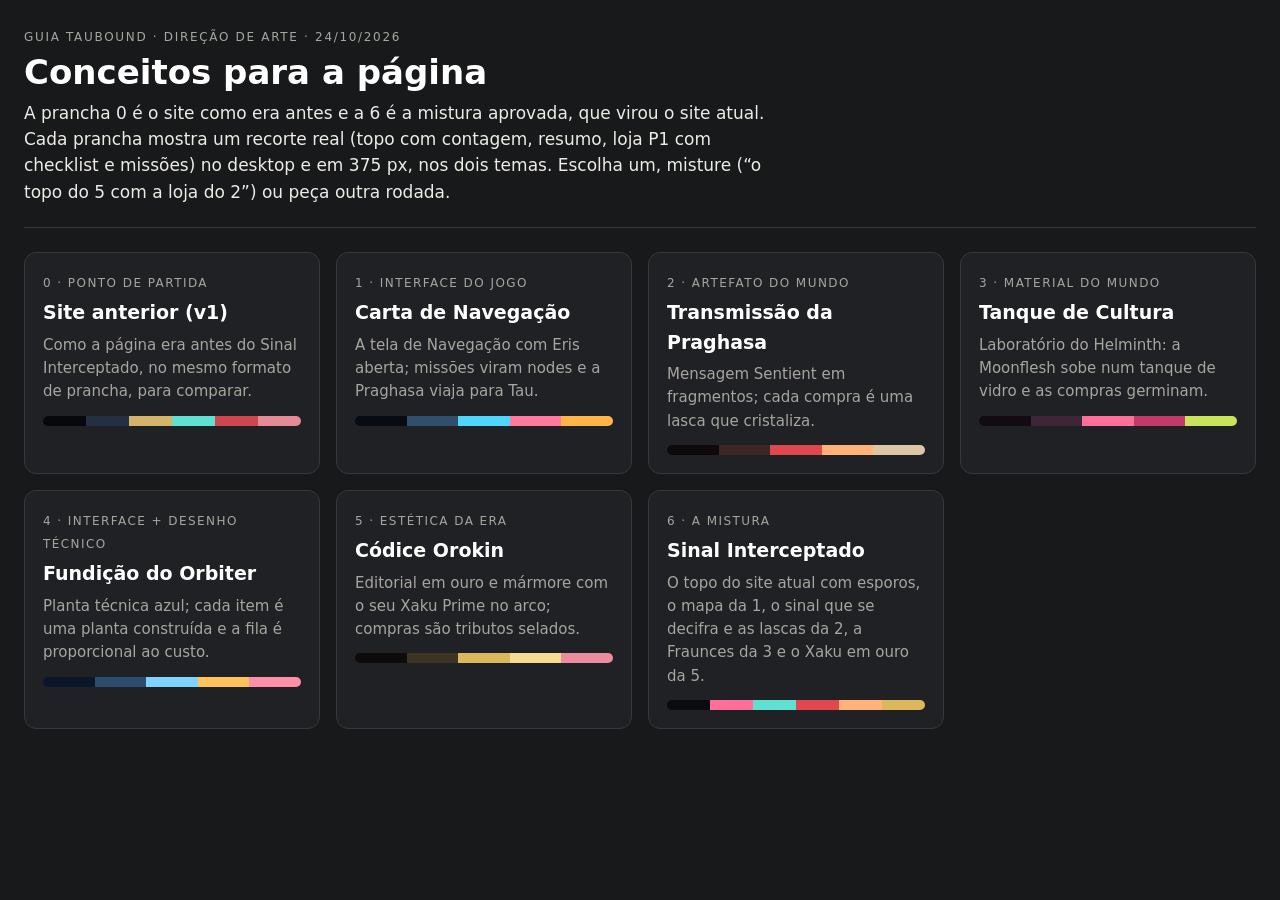
<file: docs/pranchas/index.html>
<!doctype html>
<html lang="pt-BR">
<head>
<meta charset="utf-8">
<meta name="viewport" content="width=device-width,initial-scale=1">
<title>Pranchas Taubound</title>
<link rel="stylesheet" href="prancha.css">
</head>
<body>
<div class="pr-board">
  <header class="pr-top"><div class="pr-head">
    <div class="pr-kick">Guia Taubound · direção de arte · 24/10/2026</div>
    <h1>Conceitos para a página</h1>
    <p class="pr-frase">A prancha 0 é o site como era antes e a 6 é a mistura aprovada, que virou o site atual. Cada prancha mostra um recorte real (topo com contagem, resumo, loja P1 com checklist e missões) no desktop e em 375 px, nos dois temas. Escolha um, misture (“o topo do 5 com a loja do 2”) ou peça outra rodada.</p>
  </div></header>
  <div class="pr-idx">
    <a class="pr-card" href="conceito-0.html"><span>0 · ponto de partida</span><b>Site anterior (v1)</b><p>Como a página era antes do Sinal Interceptado, no mesmo formato de prancha, para comparar.</p>
      <div class="pr-strip"><i style="background:#06080c"></i><i style="background:#243041"></i><i style="background:#d4b46a"></i><i style="background:#5fe0d0"></i><i style="background:#d0464f"></i><i style="background:#e58a97"></i></div></a>
    <a class="pr-card" href="conceito-1.html"><span>1 · interface do jogo</span><b>Carta de Navegação</b><p>A tela de Navegação com Eris aberta; missões viram nodes e a Praghasa viaja para Tau.</p>
      <div class="pr-strip"><i style="background:#070b12"></i><i style="background:#2f4f6d"></i><i style="background:#4fd6ff"></i><i style="background:#ff7a9c"></i><i style="background:#ffb547"></i></div></a>
    <a class="pr-card" href="conceito-2.html"><span>2 · artefato do mundo</span><b>Transmissão da Praghasa</b><p>Mensagem Sentient em fragmentos; cada compra é uma lasca que cristaliza.</p>
      <div class="pr-strip"><i style="background:#0e0a0b"></i><i style="background:#3d2724"></i><i style="background:#e0484f"></i><i style="background:#ffb37a"></i><i style="background:#dcc6a6"></i></div></a>
    <a class="pr-card" href="conceito-3.html"><span>3 · material do mundo</span><b>Tanque de Cultura</b><p>Laboratório do Helminth: a Moonflesh sobe num tanque de vidro e as compras germinam.</p>
      <div class="pr-strip"><i style="background:#120b12"></i><i style="background:#3e2638"></i><i style="background:#ff6f9a"></i><i style="background:#c23a6a"></i><i style="background:#c9e35c"></i></div></a>
    <a class="pr-card" href="conceito-4.html"><span>4 · interface + desenho técnico</span><b>Fundição do Orbiter</b><p>Planta técnica azul; cada item é uma planta construída e a fila é proporcional ao custo.</p>
      <div class="pr-strip"><i style="background:#0b1729"></i><i style="background:#2c4c70"></i><i style="background:#7fd3ff"></i><i style="background:#ffc35a"></i><i style="background:#ff8fa8"></i></div></a>
    <a class="pr-card" href="conceito-5.html"><span>5 · estética da era</span><b>Códice Orokin</b><p>Editorial em ouro e mármore com o seu Xaku Prime no arco; compras são tributos selados.</p>
      <div class="pr-strip"><i style="background:#0d0c0a"></i><i style="background:#3d3424"></i><i style="background:#dcb75c"></i><i style="background:#f6dc93"></i><i style="background:#ec8c9c"></i></div></a>
    <a class="pr-card" href="conceito-6.html"><span>6 · a mistura</span><b>Sinal Interceptado</b><p>O topo do site atual com esporos, o mapa da 1, o sinal que se decifra e as lascas da 2, a Fraunces da 3 e o Xaku em ouro da 5.</p>
      <div class="pr-strip"><i style="background:#0b0a0f"></i><i style="background:#ff6f9a"></i><i style="background:#5fe0d0"></i><i style="background:#e0484f"></i><i style="background:#ffb37a"></i><i style="background:#dcb75c"></i></div></a>
  </div>
</div>
</body>
</html>
</file>
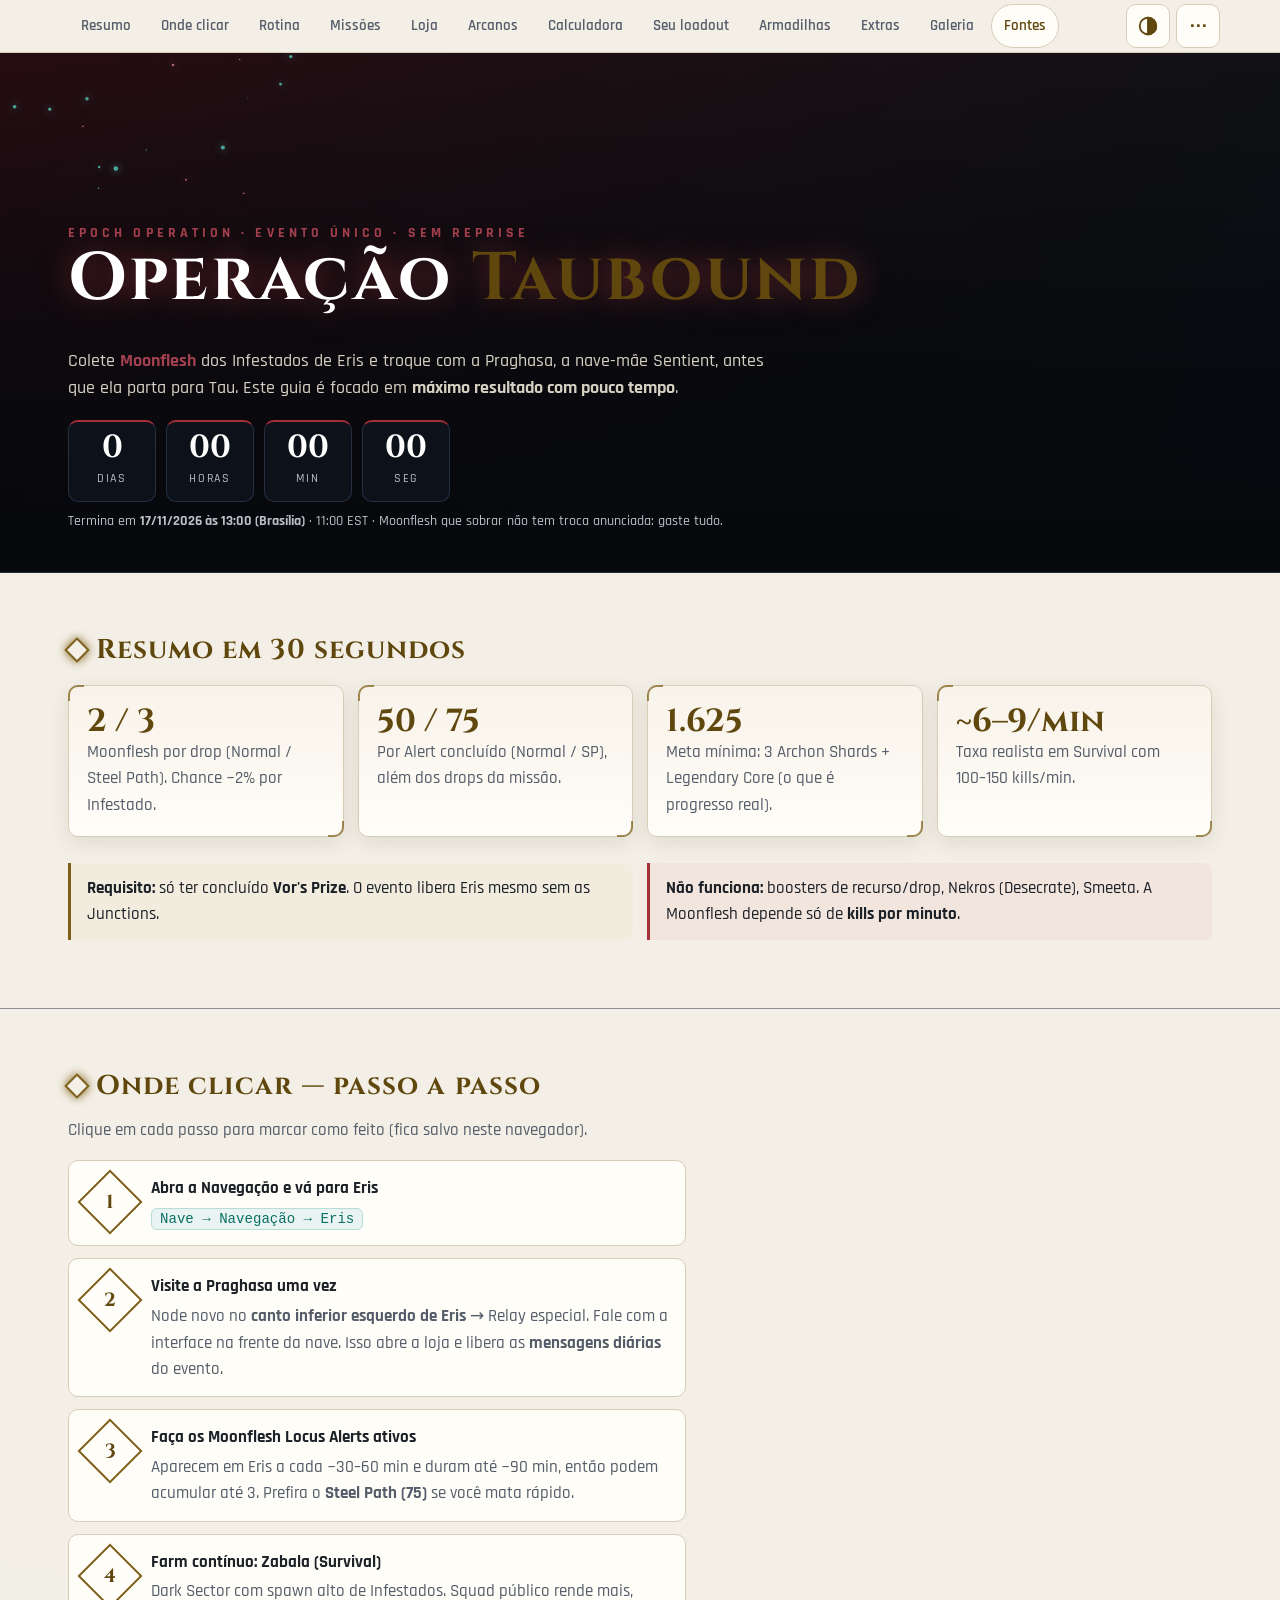
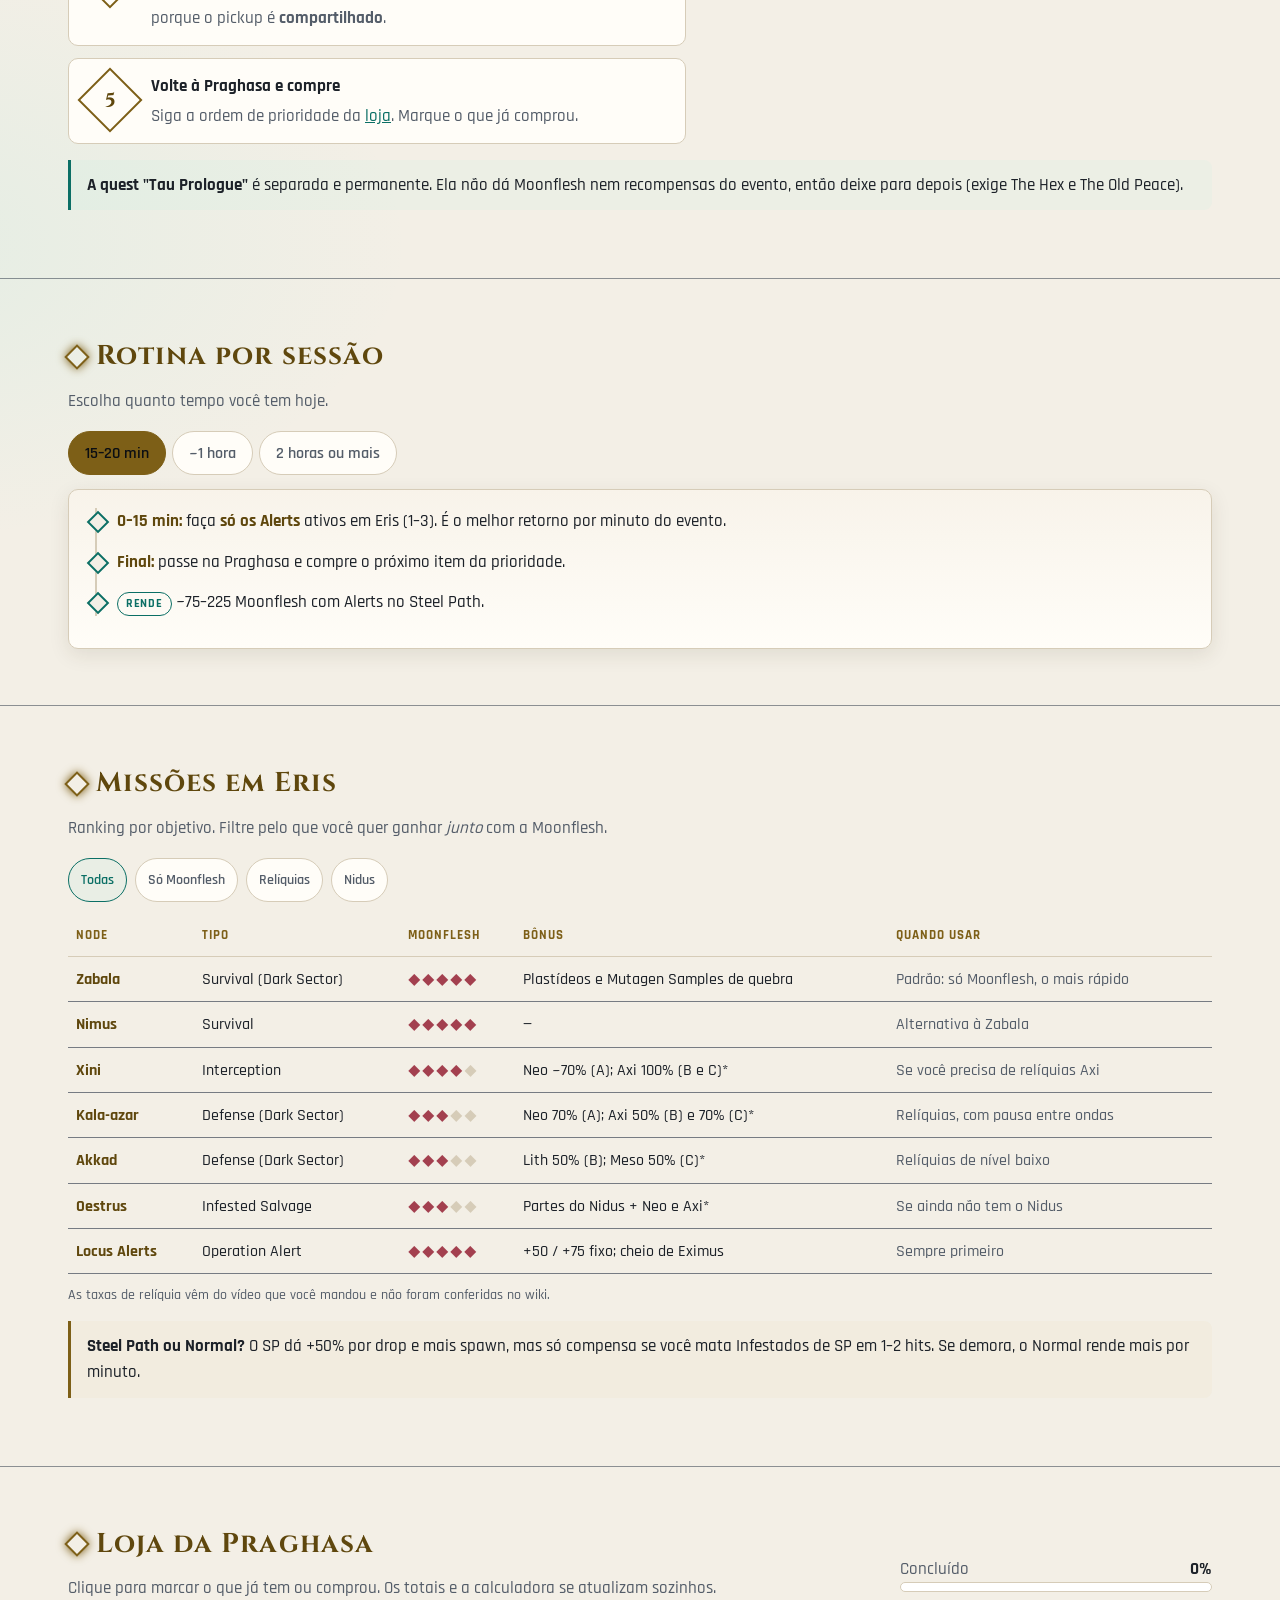
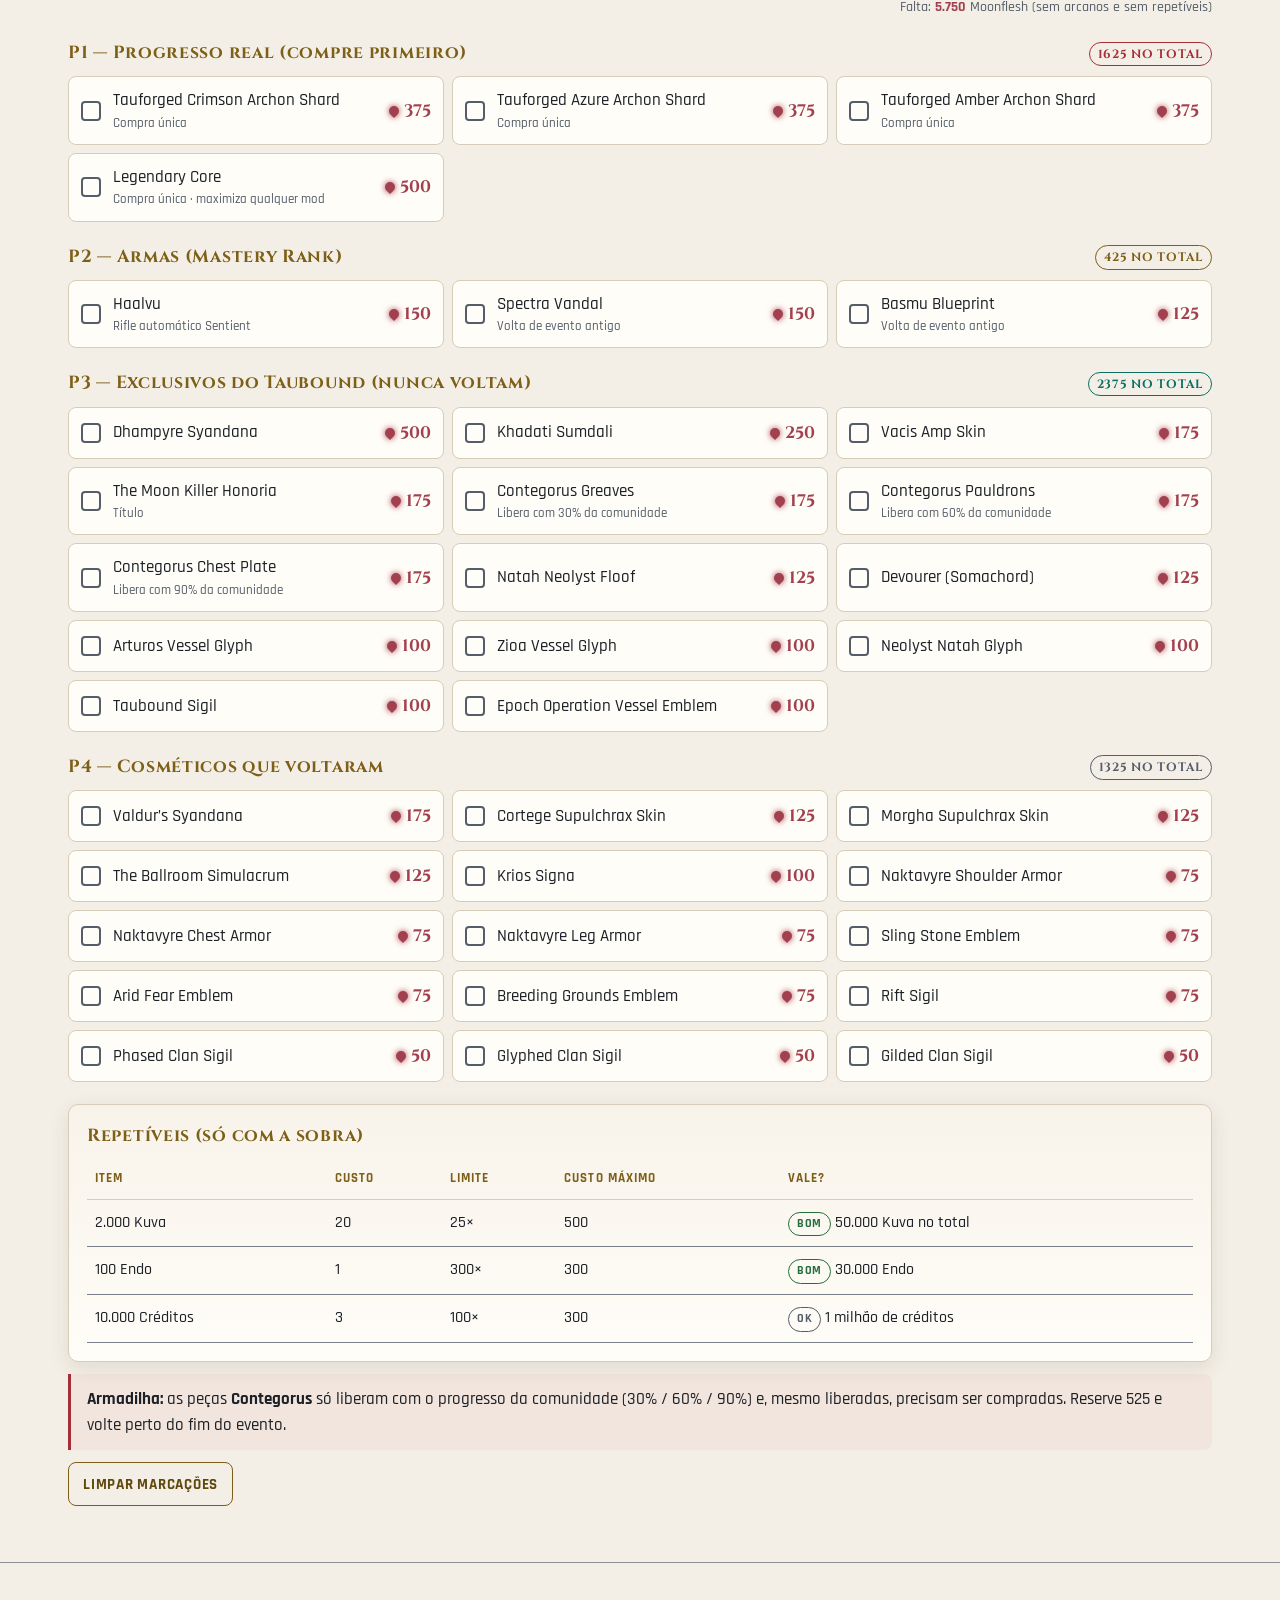
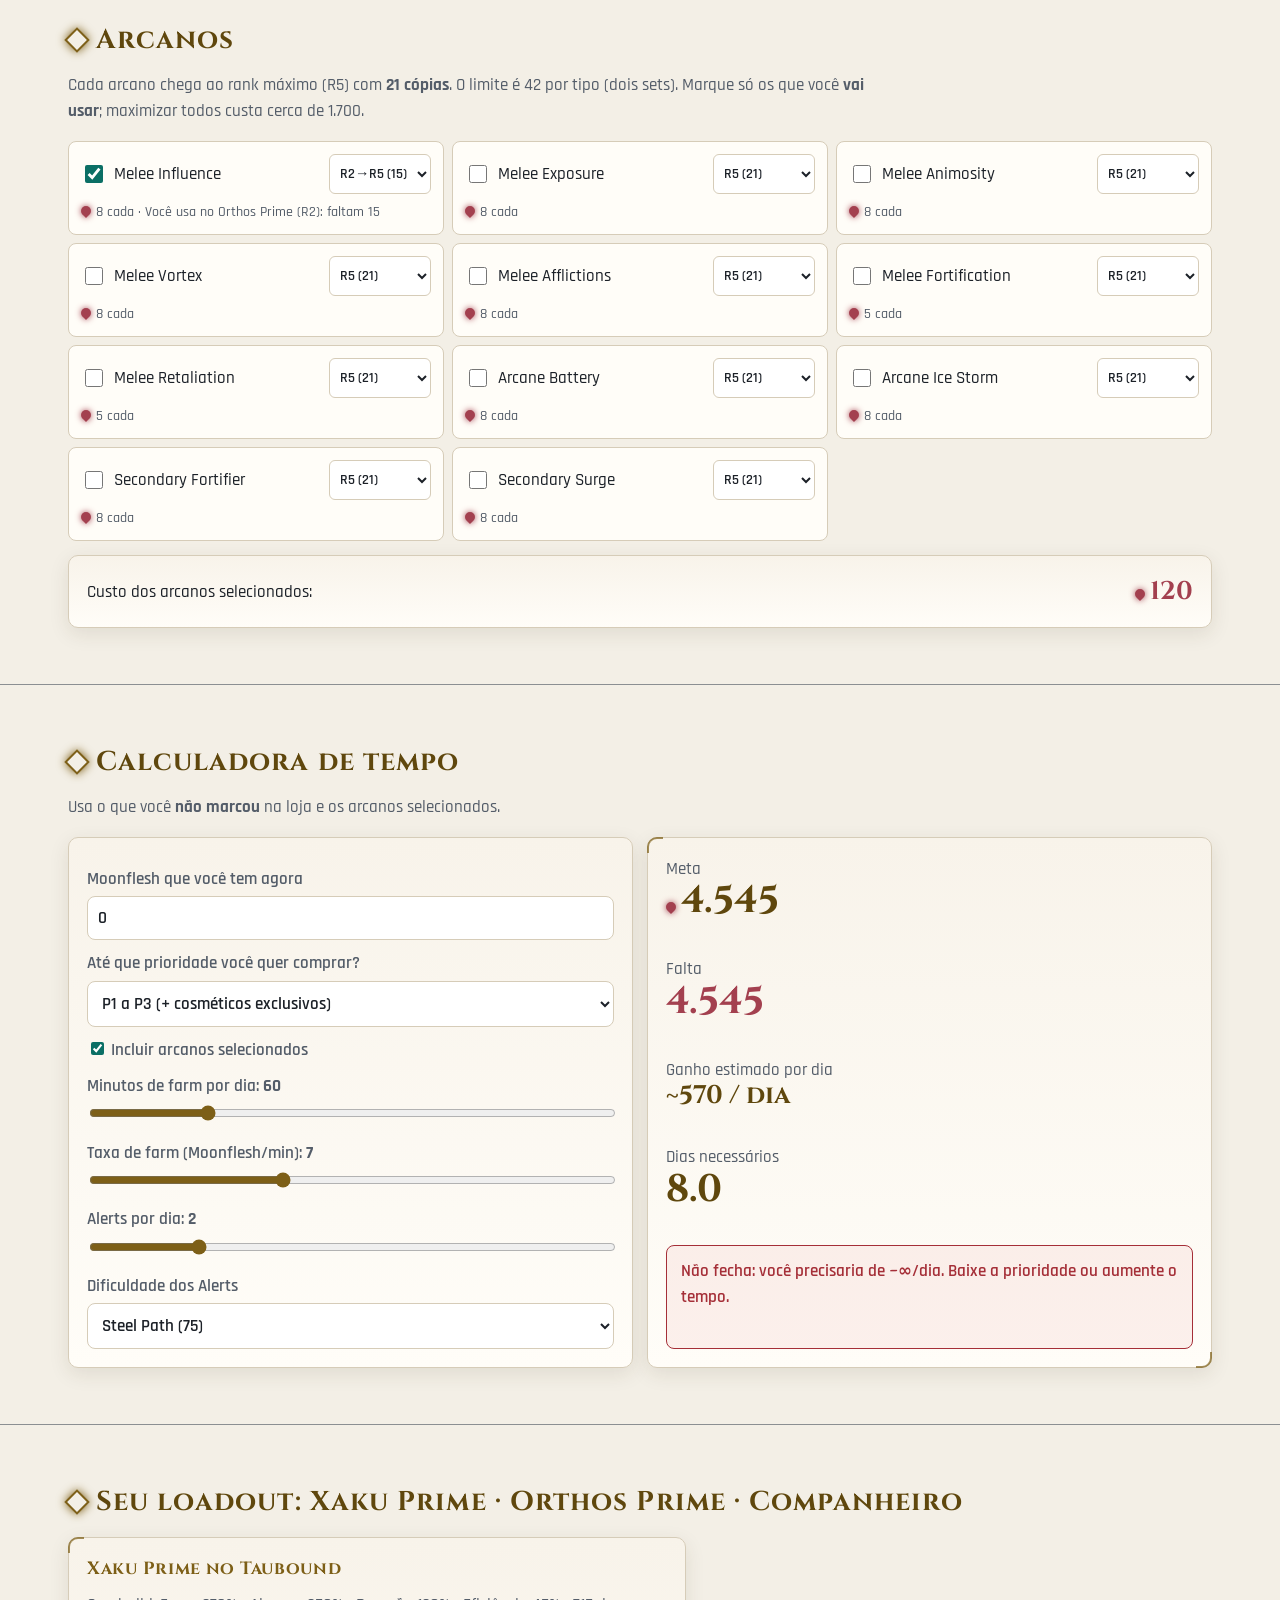
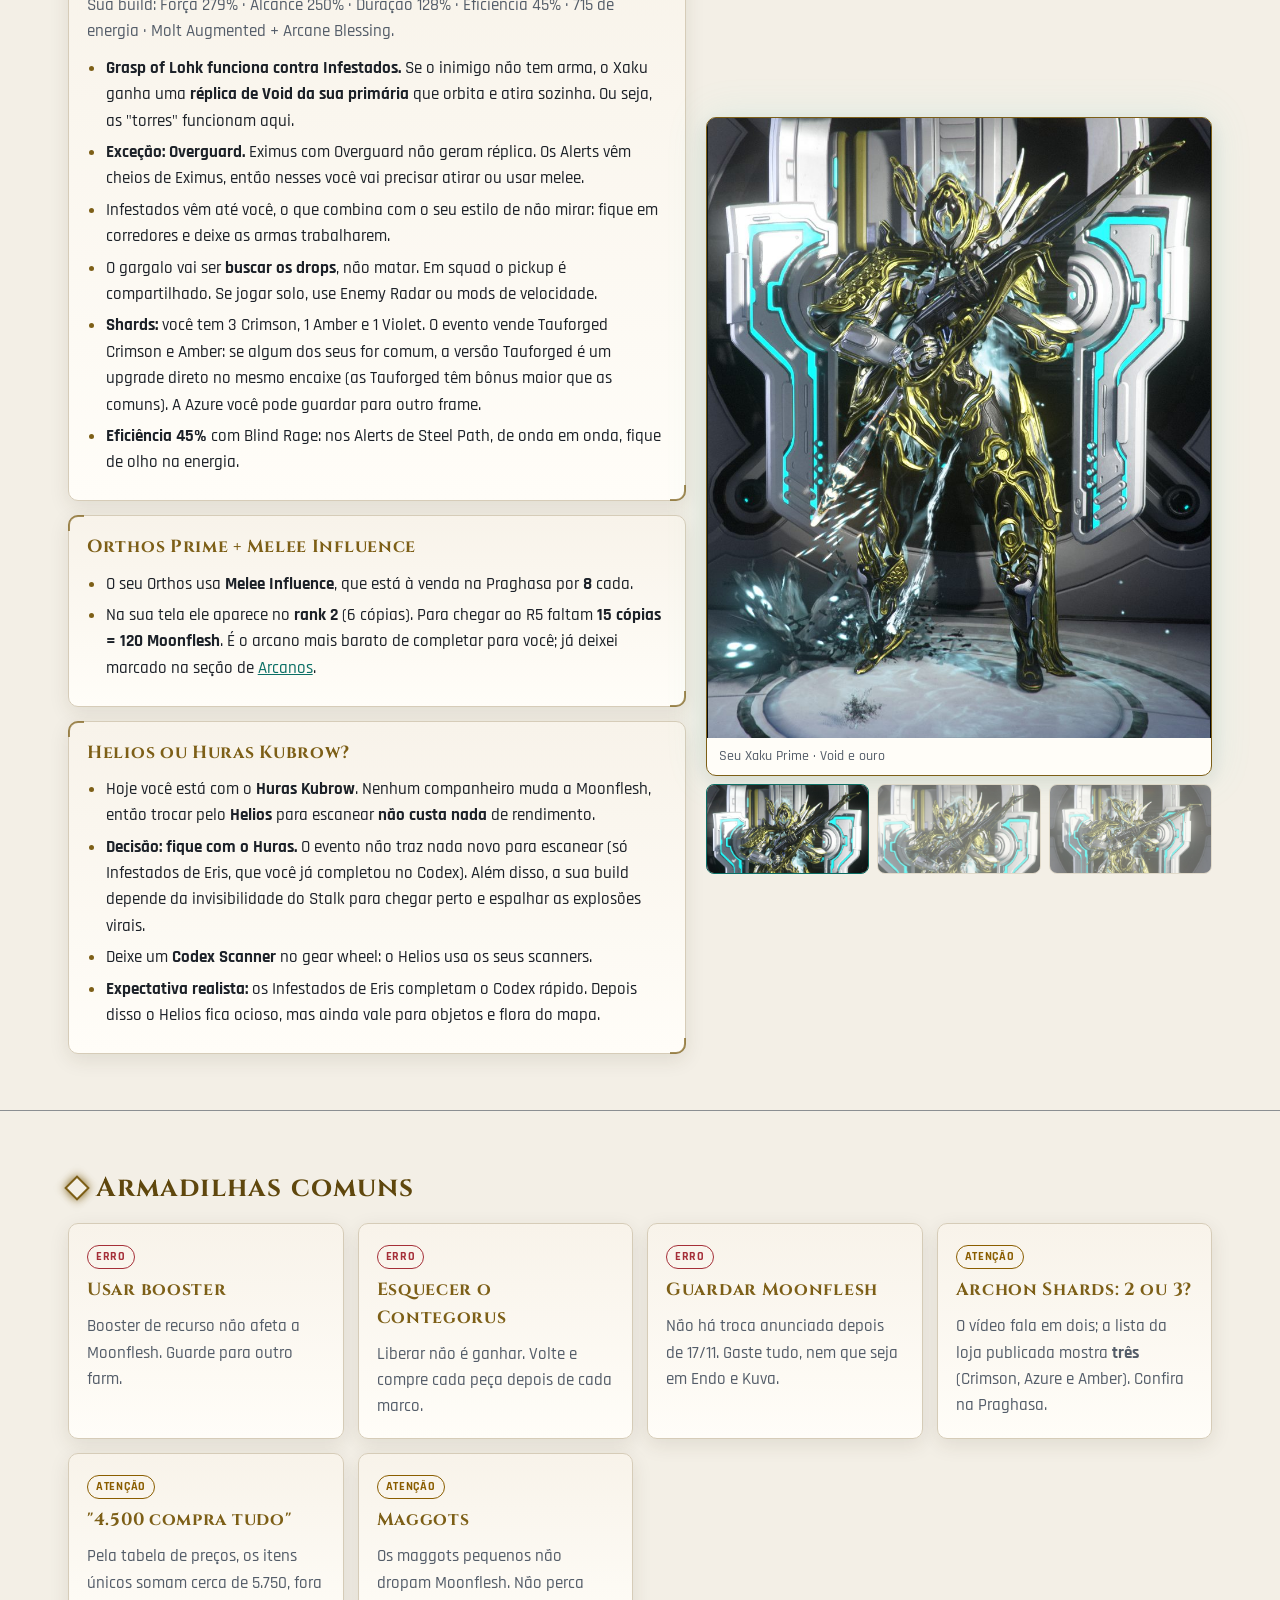
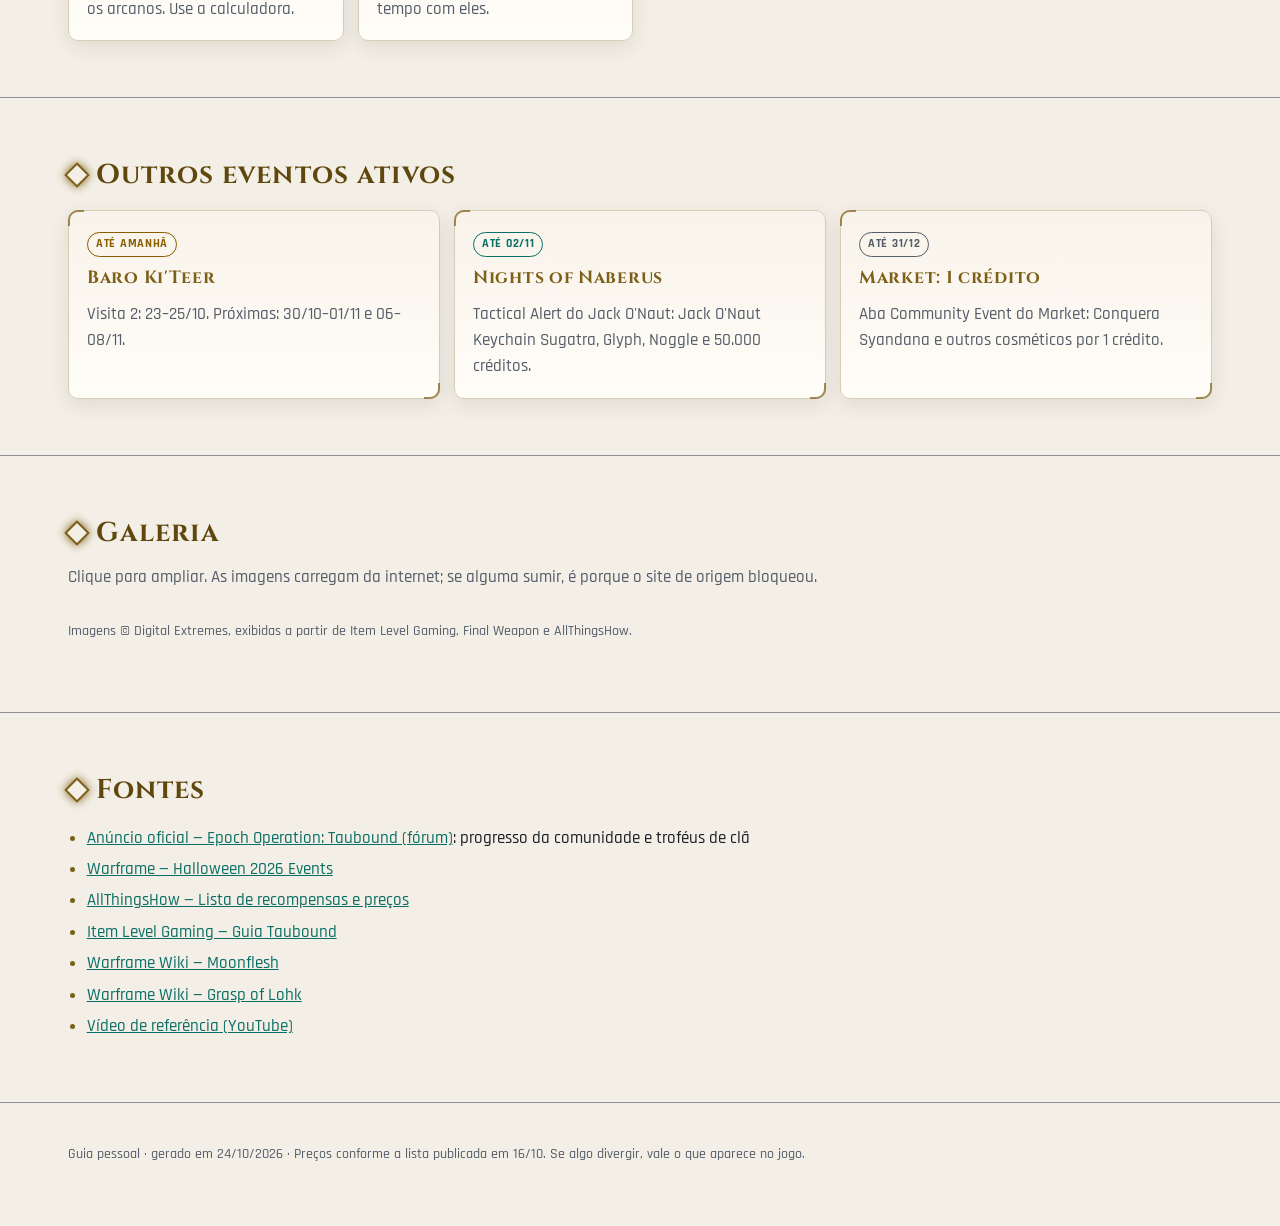
<file: docs/pranchas/v1/index.html>
<!doctype html>
<html lang="pt-BR">
<head>
<meta charset="utf-8">
<meta name="viewport" content="width=device-width,initial-scale=1">
<title>Taubound — site anterior (v1)</title>
<meta name="description" content="Guia da Epoch Operation: Taubound (Warframe): onde clicar, melhores missões, loja da Praghasa com checklist e calculadora de Moonflesh.">
<meta name="theme-color" content="#06080c">
<meta property="og:title" content="Taubound — Guia do Tenno">
<meta property="og:description" content="Moonflesh, loja da Praghasa, checklist e calculadora. Evento único até 17/11.">
<link rel="icon" href="data:image/svg+xml,%3Csvg xmlns='http://www.w3.org/2000/svg' viewBox='0 0 32 32'%3E%3Crect x='6' y='6' width='20' height='20' transform='rotate(45 16 16)' fill='%2306080c' stroke='%23d4b46a' stroke-width='2.5'/%3E%3Ccircle cx='16' cy='16' r='4' fill='%23e58a97'/%3E%3C/svg%3E">
<script src="assets/js/theme-init.js?v=2"></script>
<link rel="preconnect" href="https://fonts.googleapis.com">
<link href="https://fonts.googleapis.com/css2?family=Cinzel:wght@500;700&family=Rajdhani:wght@400;500;600;700&display=swap" rel="stylesheet">
<link rel="stylesheet" href="assets/css/style.css">
</head>
<body>

<nav><div class="bar2"><div class="links" id="nav">
  <a href="#resumo">Resumo</a><a href="#clicar">Onde clicar</a><a href="#rotina">Rotina</a><a href="#missoes">Missões</a>
  <a href="#loja">Loja</a><a href="#arcanos">Arcanos</a><a href="#calc">Calculadora</a><a href="#xaku">Seu loadout</a>
  <a href="#armadilhas">Armadilhas</a><a href="#extras">Extras</a><a href="#galeria">Galeria</a><a href="#fontes">Fontes</a>
  </div>
  <div class="acts">
    <button class="iconbtn" id="themeBtn" type="button" aria-label="Alternar tema claro/escuro"><svg width="22" height="22" viewBox="0 0 24 24" fill="none" stroke="currentColor" stroke-width="2" aria-hidden="true"><circle cx="12" cy="12" r="9"/><path d="M12 3a9 9 0 0 1 0 18z" fill="currentColor"/></svg></button>
    <details class="more" id="more"><summary class="iconbtn" aria-label="Mais opções">⋯</summary>
      <div class="menu">
        <button type="button" id="btnExport">Exportar progresso (.json)</button>
        <button type="button" id="btnImport">Importar progresso</button>
        <hr>
        <button type="button" id="btnResetAll">Apagar todo o progresso</button>
      </div>
    </details>
  </div>
</div></nav>

<header class="hero">
  <div class="hero-bg"><img src="https://static.allthings.how/wp-content/uploads/2026/10/warframe-operation-taubound-moonflesh-farming-and-reward-list-fe321c.png" alt="" onerror="this.remove()"></div>
  <canvas class="particles" id="pt"></canvas>
  <div class="wrap">
    <div class="kicker">Epoch Operation · Evento único · Sem reprise</div>
    <h1>Operação <span>Taubound</span></h1>
    <p>Colete <b style="color:var(--flesh)">Moonflesh</b> dos Infestados de Eris e troque com a Praghasa, a nave-mãe Sentient, antes que ela parta para Tau. Este guia é focado em <b>máximo resultado com pouco tempo</b>.</p>
    <div class="countdown" id="cd">
      <div class="cd"><b id="cdD">--</b><small>dias</small></div>
      <div class="cd"><b id="cdH">--</b><small>horas</small></div>
      <div class="cd"><b id="cdM">--</b><small>min</small></div>
      <div class="cd"><b id="cdS">--</b><small>seg</small></div>
    </div>
    <div class="cd-note">Termina em <b>17/11/2026 às 13:00 (Brasília)</b> · 11:00 EST · Moonflesh que sobrar não tem troca anunciada: gaste tudo.</div>
  </div>
</header>

<main>
<!-- RESUMO -->
<section id="resumo"><div class="wrap">
  <h2>Resumo em 30 segundos</h2>
  <div class="grid g4 reveal">
    <div class="card corner stat"><b>2 / 3</b><span>Moonflesh por drop (Normal / Steel Path). Chance ~2% por Infestado.</span></div>
    <div class="card corner stat"><b>50 / 75</b><span>Por Alert concluído (Normal / SP), além dos drops da missão.</span></div>
    <div class="card corner stat"><b>1.625</b><span>Meta mínima: 3 Archon Shards + Legendary Core (o que é progresso real).</span></div>
    <div class="card corner stat"><b>~6–9/min</b><span>Taxa realista em Survival com 100–150 kills/min.</span></div>
  </div>
  <div class="grid g2" style="margin-top:14px">
    <div class="callout gold"><b>Requisito:</b> só ter concluído <b>Vor's Prize</b>. O evento libera Eris mesmo sem as Junctions.</div>
    <div class="callout red"><b>Não funciona:</b> boosters de recurso/drop, Nekros (Desecrate), Smeeta. A Moonflesh depende só de <b>kills por minuto</b>.</div>
  </div>
</div></section>

<!-- ONDE CLICAR -->
<section id="clicar"><div class="wrap">
  <h2>Onde clicar — passo a passo</h2>
  <p class="lead">Clique em cada passo para marcar como feito (fica salvo neste navegador).</p>
  <div class="split">
    <div class="steps" id="steps">
      <div class="step" data-k="s1"><div class="n"></div><div><b>Abra a Navegação e vá para Eris</b><p><span class="path">Nave → Navegação → Eris</span></p></div></div>
      <div class="step" data-k="s2"><div class="n"></div><div><b>Visite a Praghasa uma vez</b><p>Node novo no <b>canto inferior esquerdo de Eris</b> → Relay especial. Fale com a interface na frente da nave. Isso abre a loja e libera as <b>mensagens diárias</b> do evento.</p></div></div>
      <div class="step" data-k="s3"><div class="n"></div><div><b>Faça os Moonflesh Locus Alerts ativos</b><p>Aparecem em Eris a cada ~30–60 min e duram até ~90 min, então podem acumular até 3. Prefira o <b>Steel Path (75)</b> se você mata rápido.</p></div></div>
      <div class="step" data-k="s4"><div class="n"></div><div><b>Farm contínuo: Zabala (Survival)</b><p>Dark Sector com spawn alto de Infestados. Squad público rende mais, porque o pickup é <b>compartilhado</b>.</p></div></div>
      <div class="step" data-k="s5"><div class="n"></div><div><b>Volte à Praghasa e compre</b><p>Siga a ordem de prioridade da <a href="#loja">loja</a>. Marque o que já comprou.</p></div></div>
    </div>
    <figure class="reveal"><img src="https://itemlevel.net/wp-content/uploads/2026/10/epoch-operation-taubound-praghasa.png" alt="Praghasa" loading="lazy" onerror="this.closest('figure').remove()"><figcaption>Praghasa e o medidor de progresso da comunidade · imagem: Digital Extremes via Item Level Gaming</figcaption></figure>
  </div>
  <div class="callout" style="margin-top:16px"><b>A quest "Tau Prologue"</b> é separada e permanente. Ela não dá Moonflesh nem recompensas do evento, então deixe para depois (exige The Hex e The Old Peace).</div>
</div></section>

<!-- ROTINA -->
<section id="rotina"><div class="wrap">
  <h2>Rotina por sessão</h2>
  <p class="lead">Escolha quanto tempo você tem hoje.</p>
  <div class="tabs" data-tabs="rot">
    <button class="on" data-t="r1">15–20 min</button><button data-t="r2">~1 hora</button><button data-t="r3">2 horas ou mais</button>
  </div>
  <div class="tabpane on" id="r1"><div class="card"><div class="timeline">
    <div><b>0–15 min:</b> faça <b>só os Alerts</b> ativos em Eris (1–3). É o melhor retorno por minuto do evento.</div>
    <div><b>Final:</b> passe na Praghasa e compre o próximo item da prioridade.</div>
    <div><span class="tag t-void">Rende</span> ~75–225 Moonflesh com Alerts no Steel Path.</div>
  </div></div></div>
  <div class="tabpane" id="r2"><div class="card"><div class="timeline">
    <div><b>0–15 min:</b> todos os Alerts ativos.</div>
    <div><b>15–55 min:</b> Zabala Survival em squad público. Saia quando o kill rate cair ou o life support apertar.</div>
    <div><b>55–60 min:</b> loja da Praghasa.</div>
    <div><span class="tag t-void">Rende</span> ~400–550 Moonflesh.</div>
  </div></div></div>
  <div class="tabpane" id="r3"><div class="card"><div class="timeline">
    <div><b>Início:</b> todos os Alerts.</div>
    <div><b>Bloco 1 (~45 min):</b> Zabala Survival.</div>
    <div><b>Checagem:</b> volte ao mapa. Se surgiu Alert novo, faça.</div>
    <div><b>Bloco 2:</b> Zabala de novo, ou <b>Xini</b> se você precisa de relíquias Axi (garantidas nas rotações B e C, segundo o vídeo).</div>
    <div><b>Final:</b> loja. Dica do vídeo: alterne Survival e Alerts para não enjoar.</div>
  </div></div></div>
</div></section>

<!-- MISSOES -->
<section id="missoes"><div class="wrap">
  <h2>Missões em Eris</h2>
  <p class="lead">Ranking por objetivo. Filtre pelo que você quer ganhar <i>junto</i> com a Moonflesh.</p>
  <div class="filters" id="mfilters">
    <button class="chip on" data-f="all">Todas</button><button class="chip" data-f="mf">Só Moonflesh</button><button class="chip" data-f="relic">Relíquias</button><button class="chip" data-f="nidus">Nidus</button>
  </div>
  <div class="scroll"><table class="tbl" id="mtable">
    <thead><tr><th>Node</th><th>Tipo</th><th>Moonflesh</th><th>Bônus</th><th>Quando usar</th></tr></thead>
    <tbody></tbody>
  </table></div>
  <p style="color:var(--muted);font-size:.9rem;margin-top:10px">As taxas de relíquia vêm do vídeo que você mandou e não foram conferidas no wiki.</p>
  <div class="callout gold"><b>Steel Path ou Normal?</b> O SP dá +50% por drop e mais spawn, mas só compensa se você mata Infestados de SP em 1–2 hits. Se demora, o Normal rende mais por minuto.</div>
</div></section>

<!-- LOJA -->
<section id="loja"><div class="wrap">
  <div class="shop-head">
    <div><h2>Loja da Praghasa</h2><p class="lead">Clique para marcar o que já tem ou comprou. Os totais e a calculadora se atualizam sozinhos.</p></div>
    <div style="min-width:260px">
      <div style="display:flex;justify-content:space-between"><span style="color:var(--muted)">Concluído</span><b id="shopPct">0%</b></div>
      <div class="bar"><i id="shopBar"></i></div>
      <div style="color:var(--muted);font-size:.9rem;margin-top:4px">Falta: <b id="shopLeft" style="color:var(--flesh)">0</b> Moonflesh (sem arcanos e sem repetíveis)</div>
    </div>
  </div>
  <div id="shop"></div>
  <div class="group card">
    <h3>Repetíveis (só com a sobra)</h3>
    <div class="scroll"><table class="tbl">
      <thead><tr><th>Item</th><th>Custo</th><th>Limite</th><th>Custo máximo</th><th>Vale?</th></tr></thead>
      <tbody>
        <tr><td>2.000 Kuva</td><td>20</td><td>25×</td><td>500</td><td><span class="tag t-ok">Bom</span> 50.000 Kuva no total</td></tr>
        <tr><td>100 Endo</td><td>1</td><td>300×</td><td>300</td><td><span class="tag t-ok">Bom</span> 30.000 Endo</td></tr>
        <tr><td>10.000 Créditos</td><td>3</td><td>100×</td><td>300</td><td><span class="tag t-mut">Ok</span> 1 milhão de créditos</td></tr>
      </tbody>
    </table></div>
  </div>
  <div class="callout red"><b>Armadilha:</b> as peças <b>Contegorus</b> só liberam com o progresso da comunidade (30% / 60% / 90%) e, mesmo liberadas, precisam ser compradas. Reserve 525 e volte perto do fim do evento.</div>
  <div style="display:flex;gap:8px;flex-wrap:wrap"><button class="btn" id="resetShop">Limpar marcações</button></div>
</div></section>

<!-- ARCANOS -->
<section id="arcanos"><div class="wrap">
  <h2>Arcanos</h2>
  <p class="lead">Cada arcano chega ao rank máximo (R5) com <b>21 cópias</b>. O limite é 42 por tipo (dois sets). Marque só os que você <b>vai usar</b>; maximizar todos custa cerca de 1.700.</p>
  <div class="items" id="arcs"></div>
  <div class="card" style="margin-top:14px;display:flex;justify-content:space-between;align-items:center;flex-wrap:wrap;gap:10px">
    <span>Custo dos arcanos selecionados:</span><b style="font:700 1.6rem Cinzel;color:var(--flesh)"><span class="mf"></span><span id="arcTotal">0</span></b>
  </div>
</div></section>

<!-- CALC -->
<section id="calc"><div class="wrap">
  <h2>Calculadora de tempo</h2>
  <p class="lead">Usa o que você <b>não marcou</b> na loja e os arcanos selecionados.</p>
  <div class="grid g2">
    <div class="card calc">
      <label>Moonflesh que você tem agora</label><input type="number" id="cHave" min="0" value="0">
      <label>Até que prioridade você quer comprar?</label>
      <select id="cTier">
        <option value="1">P1 — só progresso (Shards + Core)</option>
        <option value="2">P1 + P2 (armas para MR)</option>
        <option value="3" selected>P1 a P3 (+ cosméticos exclusivos)</option>
        <option value="4">Tudo (inclui cosméticos que voltaram)</option>
      </select>
      <label><input type="checkbox" id="cArc" checked style="accent-color:var(--void)"> Incluir arcanos selecionados</label>
      <label>Minutos de farm por dia: <b id="cMinV">60</b></label><input type="range" id="cMin" min="10" max="240" step="5" value="60">
      <label>Taxa de farm (Moonflesh/min): <b id="cRateV">7</b></label><input type="range" id="cRate" min="3" max="14" step="0.5" value="7">
      <label>Alerts por dia: <b id="cAlV">2</b></label><input type="range" id="cAl" min="0" max="10" step="1" value="2">
      <label>Dificuldade dos Alerts</label>
      <select id="cSp"><option value="75" selected>Steel Path (75)</option><option value="50">Normal (50)</option></select>
    </div>
    <div class="card corner out">
      <div><span style="color:var(--muted)">Meta</span><div class="big"><span class="mf"></span><span id="oGoal">0</span></div></div>
      <div><span style="color:var(--muted)">Falta</span><div class="big" style="color:var(--flesh)" id="oLeft">0</div></div>
      <div><span style="color:var(--muted)">Ganho estimado por dia</span><div class="big" style="font-size:1.6rem" id="oDay">0</div></div>
      <div><span style="color:var(--muted)">Dias necessários</span><div class="big" id="oDays">0</div></div>
      <div class="verdict" id="oVerdict">—</div>
    </div>
  </div>
</div></section>

<!-- XAKU -->
<section id="xaku"><div class="wrap">
  <h2>Seu loadout: Xaku Prime · Orthos Prime · Companheiro</h2>
  <div class="split">
    <div>
      <div class="card corner">
        <h3>Xaku Prime no Taubound</h3>
        <p style="color:var(--muted);margin:.2em 0 .6em">Sua build: Força 279% · Alcance 250% · Duração 128% · Eficiência 45% · 715 de energia · Molt Augmented + Arcane Blessing.</p>
        <ul class="clean">
          <li><b>Grasp of Lohk funciona contra Infestados.</b> Se o inimigo não tem arma, o Xaku ganha uma <b>réplica de Void da sua primária</b> que orbita e atira sozinha. Ou seja, as "torres" funcionam aqui.</li>
          <li><b>Exceção: Overguard.</b> Eximus com Overguard não geram réplica. Os Alerts vêm cheios de Eximus, então nesses você vai precisar atirar ou usar melee.</li>
          <li>Infestados vêm até você, o que combina com o seu estilo de não mirar: fique em corredores e deixe as armas trabalharem.</li>
          <li>O gargalo vai ser <b>buscar os drops</b>, não matar. Em squad o pickup é compartilhado. Se jogar solo, use Enemy Radar ou mods de velocidade.</li>
          <li><b>Shards:</b> você tem 3 Crimson, 1 Amber e 1 Violet. O evento vende Tauforged Crimson e Amber: se algum dos seus for comum, a versão Tauforged é um upgrade direto no mesmo encaixe (as Tauforged têm bônus maior que as comuns). A Azure você pode guardar para outro frame.</li>
          <li><b>Eficiência 45%</b> com Blind Rage: nos Alerts de Steel Path, de onda em onda, fique de olho na energia.</li>
        </ul>
      </div>
      <div class="card corner" style="margin-top:14px">
        <h3>Orthos Prime + Melee Influence</h3>
        <ul class="clean">
          <li>O seu Orthos usa <b>Melee Influence</b>, que está à venda na Praghasa por <b>8</b> cada.</li>
          <li>Na sua tela ele aparece no <b>rank 2</b> (6 cópias). Para chegar ao R5 faltam <b>15 cópias = 120 Moonflesh</b>. É o arcano mais barato de completar para você; já deixei marcado na seção de <a href="#arcanos">Arcanos</a>.</li>
        </ul>
      </div>
      <div class="card corner" style="margin-top:14px">
        <h3>Helios ou Huras Kubrow?</h3>
        <ul class="clean">
          <li>Hoje você está com o <b>Huras Kubrow</b>. Nenhum companheiro muda a Moonflesh, então trocar pelo <b>Helios</b> para escanear <b>não custa nada</b> de rendimento.</li>
          <li><b>Decisão: fique com o Huras.</b> O evento não traz nada novo para escanear (só Infestados de Eris, que você já completou no Codex). Além disso, a sua build depende da invisibilidade do Stalk para chegar perto e espalhar as explosões virais.</li>
          <li>Deixe um <b>Codex Scanner</b> no gear wheel: o Helios usa os seus scanners.</li>
          <li><b>Expectativa realista:</b> os Infestados de Eris completam o Codex rápido. Depois disso o Helios fica ocioso, mas ainda vale para objetos e flora do mapa.</li>
        </ul>
      </div>
    </div>
    <div class="reveal xaku-show" id="xshow">
      <figure class="xmain"><img src="../../../img/xaku1.jpg" alt="Seu Xaku Prime" id="xbig" onerror="this.closest('.xaku-show').remove()"><figcaption>Seu Xaku Prime · Void e ouro</figcaption></figure>
      <div class="xthumbs">
        <img src="../../../img/xaku1.jpg" class="on" alt=""><img src="../../../img/xaku2.jpg" alt=""><img src="../../../img/xaku3.jpg" alt="">
      </div>
    </div>
  </div>
</div></section>

<!-- ARMADILHAS -->
<section id="armadilhas"><div class="wrap">
  <h2>Armadilhas comuns</h2>
  <div class="grid g3 reveal">
    <div class="card"><span class="tag t-sent">Erro</span><h3 style="margin-top:8px">Usar booster</h3><p style="color:var(--muted);margin:0">Booster de recurso não afeta a Moonflesh. Guarde para outro farm.</p></div>
    <div class="card"><span class="tag t-sent">Erro</span><h3 style="margin-top:8px">Esquecer o Contegorus</h3><p style="color:var(--muted);margin:0">Liberar não é ganhar. Volte e compre cada peça depois de cada marco.</p></div>
    <div class="card"><span class="tag t-sent">Erro</span><h3 style="margin-top:8px">Guardar Moonflesh</h3><p style="color:var(--muted);margin:0">Não há troca anunciada depois de 17/11. Gaste tudo, nem que seja em Endo e Kuva.</p></div>
    <div class="card"><span class="tag t-warn">Atenção</span><h3 style="margin-top:8px">Archon Shards: 2 ou 3?</h3><p style="color:var(--muted);margin:0">O vídeo fala em dois; a lista da loja publicada mostra <b>três</b> (Crimson, Azure e Amber). Confira na Praghasa.</p></div>
    <div class="card"><span class="tag t-warn">Atenção</span><h3 style="margin-top:8px">"4.500 compra tudo"</h3><p style="color:var(--muted);margin:0">Pela tabela de preços, os itens únicos somam cerca de 5.750, fora os arcanos. Use a calculadora.</p></div>
    <div class="card"><span class="tag t-warn">Atenção</span><h3 style="margin-top:8px">Maggots</h3><p style="color:var(--muted);margin:0">Os maggots pequenos não dropam Moonflesh. Não perca tempo com eles.</p></div>
  </div>
</div></section>

<!-- EXTRAS -->
<section id="extras"><div class="wrap">
  <h2>Outros eventos ativos</h2>
  <div class="grid g3">
    <div class="card corner"><span class="tag t-warn">Até amanhã</span><h3 style="margin-top:8px">Baro Ki'Teer</h3><p style="color:var(--muted);margin:0">Visita 2: 23–25/10. Próximas: 30/10–01/11 e 06–08/11.</p></div>
    <div class="card corner"><span class="tag t-void">Até 02/11</span><h3 style="margin-top:8px">Nights of Naberus</h3><p style="color:var(--muted);margin:0">Tactical Alert do Jack O'Naut: Jack O'Naut Keychain Sugatra, Glyph, Noggle e 50.000 créditos.</p></div>
    <div class="card corner"><span class="tag t-mut">Até 31/12</span><h3 style="margin-top:8px">Market: 1 crédito</h3><p style="color:var(--muted);margin:0">Aba Community Event do Market: Conquera Syandana e outros cosméticos por 1 crédito.</p></div>
  </div>
</div></section>

<!-- GALERIA -->
<section id="galeria"><div class="wrap">
  <h2>Galeria</h2>
  <p class="lead">Clique para ampliar. As imagens carregam da internet; se alguma sumir, é porque o site de origem bloqueou.</p>
  <div class="gallery" id="gal">
    <figure><img loading="lazy" src="https://itemlevel.net/wp-content/uploads/2026/10/warframe-epoch-operation-taubound-guide-featured.png" alt="Taubound" onerror="this.closest('figure').remove()"><figcaption>Epoch Operation: Taubound</figcaption></figure>
    <figure><img loading="lazy" src="https://finalweapon.net/wp-content/uploads/2026/10/Warframe-Launches-Epoch-Operation-Taubound-Event.webp" alt="Taubound" onerror="this.closest('figure').remove()"><figcaption>Arte de lançamento</figcaption></figure>
    <figure><img loading="lazy" src="https://static.allthings.how/wp-content/uploads/2026/10/warframe-operation-taubound-moonflesh-farming-and-reward-list-ef6887-1024x576.png" alt="Taubound" onerror="this.closest('figure').remove()"><figcaption>Cena do evento</figcaption></figure>
    <figure><img loading="lazy" src="https://static.allthings.how/wp-content/uploads/2026/10/warframe-operation-taubound-moonflesh-farming-and-reward-list-e6ab9c-1024x576.png" alt="Taubound" onerror="this.closest('figure').remove()"><figcaption>Cena do evento</figcaption></figure>
    <figure><img loading="lazy" src="https://static.allthings.how/wp-content/uploads/2026/10/warframe-operation-taubound-moonflesh-farming-and-reward-list-5e441e-1024x576.png" alt="Taubound" onerror="this.closest('figure').remove()"><figcaption>Recompensas</figcaption></figure>
    <figure><img loading="lazy" src="https://static.allthings.how/wp-content/uploads/2026/10/warframe-operation-taubound-moonflesh-farming-and-reward-list-fff5ba-1024x576.png" alt="Taubound" onerror="this.closest('figure').remove()"><figcaption>Recompensas</figcaption></figure>
  </div>
  <p style="color:var(--muted);font-size:.85rem">Imagens © Digital Extremes, exibidas a partir de Item Level Gaming, Final Weapon e AllThingsHow.</p>
</div></section>

<!-- FONTES -->
<section id="fontes"><div class="wrap">
  <h2>Fontes</h2>
  <ul class="clean">
    <li><a href="https://forums.warframe.com/topic/1528603-epoch-operation-taubound/" target="_blank">Anúncio oficial — Epoch Operation: Taubound (fórum)</a>: progresso da comunidade e troféus de clã</li>
    <li><a href="https://www.warframe.com/en/news/warframes-halloween-2026-events" target="_blank">Warframe — Halloween 2026 Events</a></li>
    <li><a href="https://allthings.how/warframe-operation-taubound-moonflesh-farming-and-reward-list/" target="_blank">AllThingsHow — Lista de recompensas e preços</a></li>
    <li><a href="https://itemlevel.net/warframe-epoch-operation-taubound-guide/" target="_blank">Item Level Gaming — Guia Taubound</a></li>
    <li><a href="https://wiki.warframe.com/w/Moonflesh" target="_blank">Warframe Wiki — Moonflesh</a></li>
    <li><a href="https://wiki.warframe.com/w/Grasp_of_Lohk" target="_blank">Warframe Wiki — Grasp of Lohk</a></li>
    <li><a href="https://www.youtube.com/watch?v=amCGne8mqeA" target="_blank">Vídeo de referência (YouTube)</a></li>
  </ul>
</div></section>
</main>

<footer><div class="wrap">Guia pessoal · gerado em 24/10/2026 · Preços conforme a lista publicada em 16/10. Se algo divergir, vale o que aparece no jogo.</div></footer>

<div class="lightbox" id="lb"><img alt=""></div>
<div class="toTop" id="top"><span>↑</span></div>

<!-- Ordem importa: dados → base → recursos da página -->
<script src="assets/js/data.js"></script>
<script src="assets/js/core.js"></script>
<script src="assets/js/header.js"></script>
<script src="assets/js/guide.js"></script>
<script src="assets/js/planner.js"></script>
<script src="assets/js/effects.js"></script>
</body>
</html>
</file>
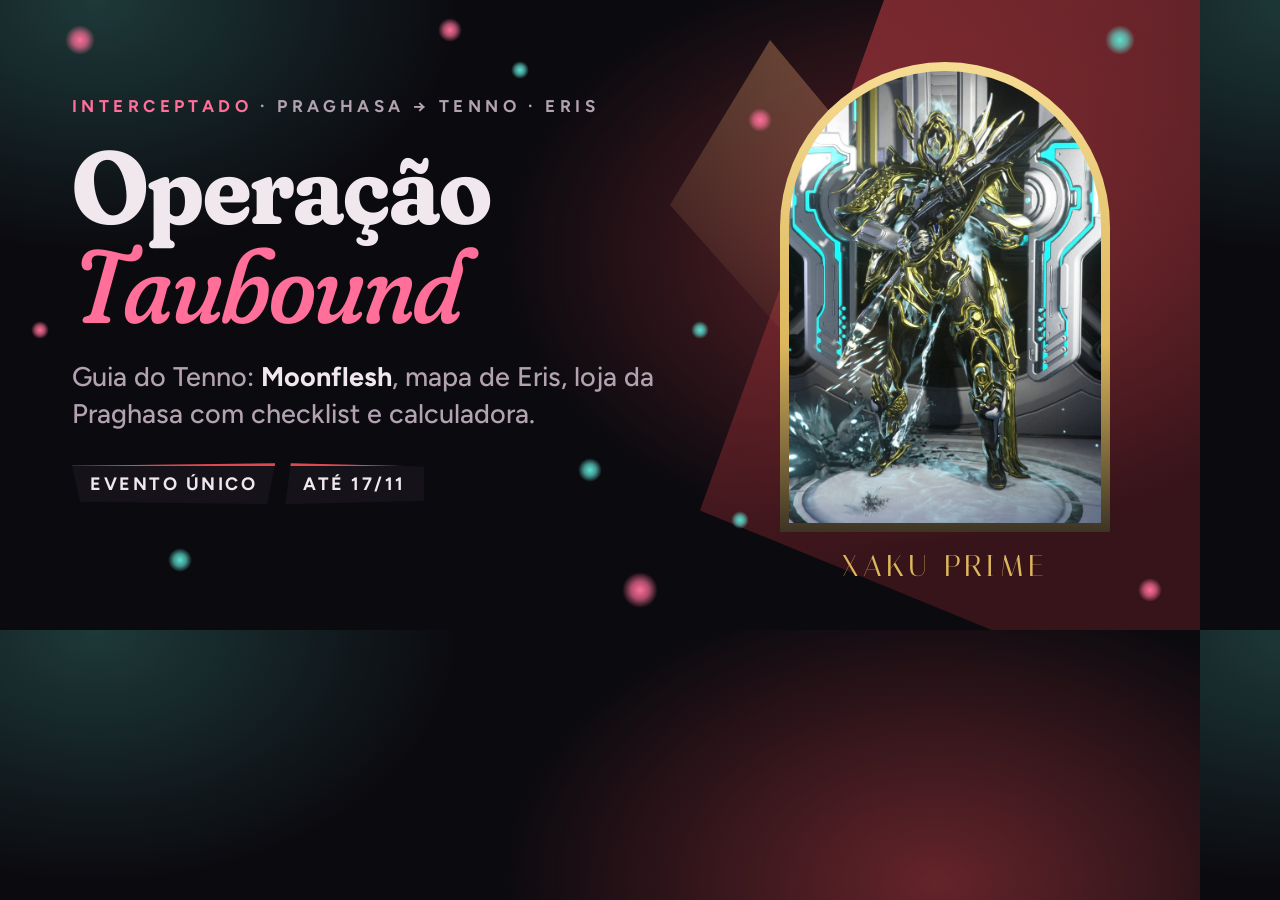
<file: assets/og.html>
<!doctype html>
<html lang="pt-BR">
<head>
<meta charset="utf-8">
<title>Capa de compartilhamento</title>
<!-- Capa do WhatsApp/Discord (1200×630). Gere a imagem com: py -3 tools/gerar_og.py -->
<link href="https://fonts.googleapis.com/css2?family=Fraunces:opsz,wght,SOFT,WONK@9..144,400..800,0..100,0..1&family=Figtree:wght@500;700&family=Italiana&display=swap" rel="stylesheet">
<style>
:root{--bg:#0b0a0f;--panel:#15121a;--text:#f1e8ee;--muted:#b3a2b0;--flesh:#ff6f9a;--void:#5fe0d0;--crim:#e0484f;--tau:#ffb37a;--gold:#dcb75c;--gold2:#f6dc93}
*{box-sizing:border-box}
html,body{margin:0;width:1200px;height:630px;overflow:hidden}
body{position:relative;background:radial-gradient(620px 420px at 78% 40%,rgba(224,72,79,.42),transparent 70%),radial-gradient(520px 360px at 8% 0%,rgba(95,224,208,.22),transparent 70%),var(--bg);color:var(--text);font-family:Figtree,sans-serif}
.k1{position:absolute;right:-60px;top:-80px;width:560px;height:820px;background:linear-gradient(160deg,var(--crim),#5a1c22 70%);clip-path:polygon(38% 0,100% 0,100% 100%,0 72%);opacity:.55}
.k2{position:absolute;right:330px;top:40px;width:200px;height:300px;background:linear-gradient(200deg,var(--tau),transparent);clip-path:polygon(50% 0,100% 40%,60% 100%,0 55%);opacity:.35}
.sp{position:absolute;border-radius:50%}
.txt{position:absolute;left:72px;top:96px;width:640px}
.sig{font:700 17px Figtree,sans-serif;letter-spacing:.26em;text-transform:uppercase;color:var(--muted)}
.sig b{color:var(--flesh)}
h1{font:700 104px/.95 Fraunces,serif;font-variation-settings:"SOFT" 100,"WONK" 1,"opsz" 144;margin:22px 0 22px;letter-spacing:-.01em}
h1 em{display:block;font-style:italic;font-weight:500;color:var(--flesh)}
p{margin:0;font:500 27px/1.4 Figtree,sans-serif;color:var(--muted);max-width:600px}
p b{color:var(--text)}
.tags{display:flex;gap:10px;margin-top:30px}
.tags span{padding:10px 18px 9px;font:700 18px Figtree,sans-serif;letter-spacing:.14em;text-transform:uppercase;background:linear-gradient(var(--crim),var(--crim)) top/100% 3px no-repeat,var(--panel)}
.tags span:nth-child(1){clip-path:polygon(0 6%,100% 0,96% 100%,4% 94%)}
.tags span:nth-child(2){clip-path:polygon(4% 0,100% 8%,100% 92%,0 100%)}
.arch{position:absolute;right:90px;top:62px;width:330px;height:470px;border-radius:999px 999px 8px 8px;padding:9px;background:linear-gradient(180deg,var(--gold2),var(--gold) 60%,#3d3424)}
.arch img{display:block;width:100%;height:100%;object-fit:cover;object-position:50% 18%;border-radius:999px 999px 3px 3px}
.cap{position:absolute;right:90px;top:548px;width:330px;text-align:center;font:400 30px Italiana,serif;letter-spacing:.14em;color:var(--gold)}
</style>
</head>
<body>
<span class="k1"></span><span class="k2"></span>
<div class="txt">
  <div class="sig"><b>Interceptado</b> · Praghasa → Tenno · Eris</div>
  <h1>Operação <em>Taubound</em></h1>
  <p>Guia do Tenno: <b>Moonflesh</b>, mapa de Eris, loja da Praghasa com checklist e calculadora.</p>
  <div class="tags"><span>Evento único</span><span>Até 17/11</span></div>
</div>
<div class="arch"><img src="../img/xaku1.jpg" alt=""></div>
<div class="cap">XAKU PRIME</div>
<script>
  // Esporos fixos (sem sorteio, para a imagem sair sempre igual)
  const SP = [[80, 40, 5, 'flesh'], [180, 560, 4, 'void'], [520, 70, 3, 'void'], [640, 590, 6, 'flesh'], [760, 120, 4, 'flesh'], [700, 330, 3, 'void'],
    [1120, 40, 5, 'void'], [1150, 590, 4, 'flesh'], [40, 330, 3, 'flesh'], [590, 470, 4, 'void'], [450, 30, 4, 'flesh'], [740, 520, 3, 'void']];
  SP.forEach(([x, y, r, c]) => {
    const s = document.createElement('span');
    s.className = 'sp';
    const v = getComputedStyle(document.documentElement).getPropertyValue('--' + c).trim();
    s.style.cssText = `left:${x - r * 3}px;top:${y - r * 3}px;width:${r * 6}px;height:${r * 6}px;background:radial-gradient(circle,${v},${v}aa 35%,${v}00 70%)`;
    document.body.appendChild(s);
  });
</script>
</body>
</html>
</file>
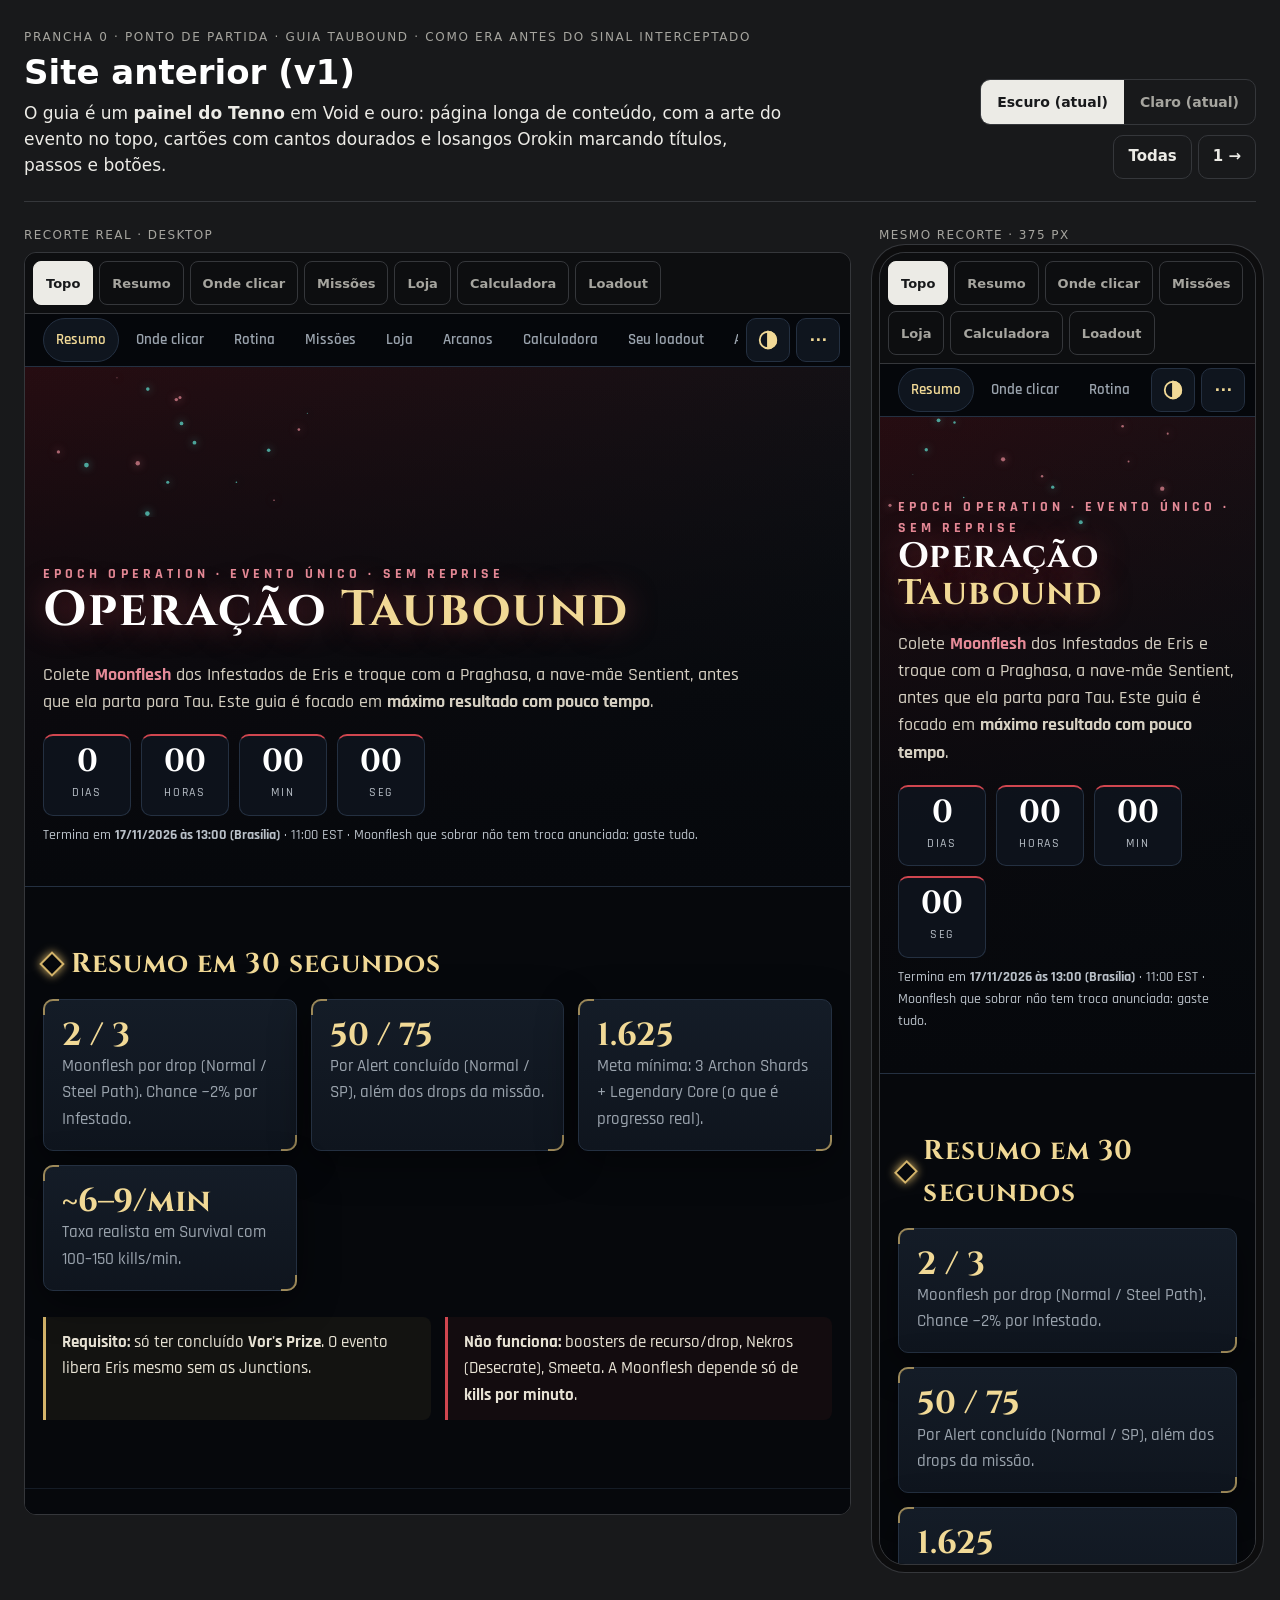
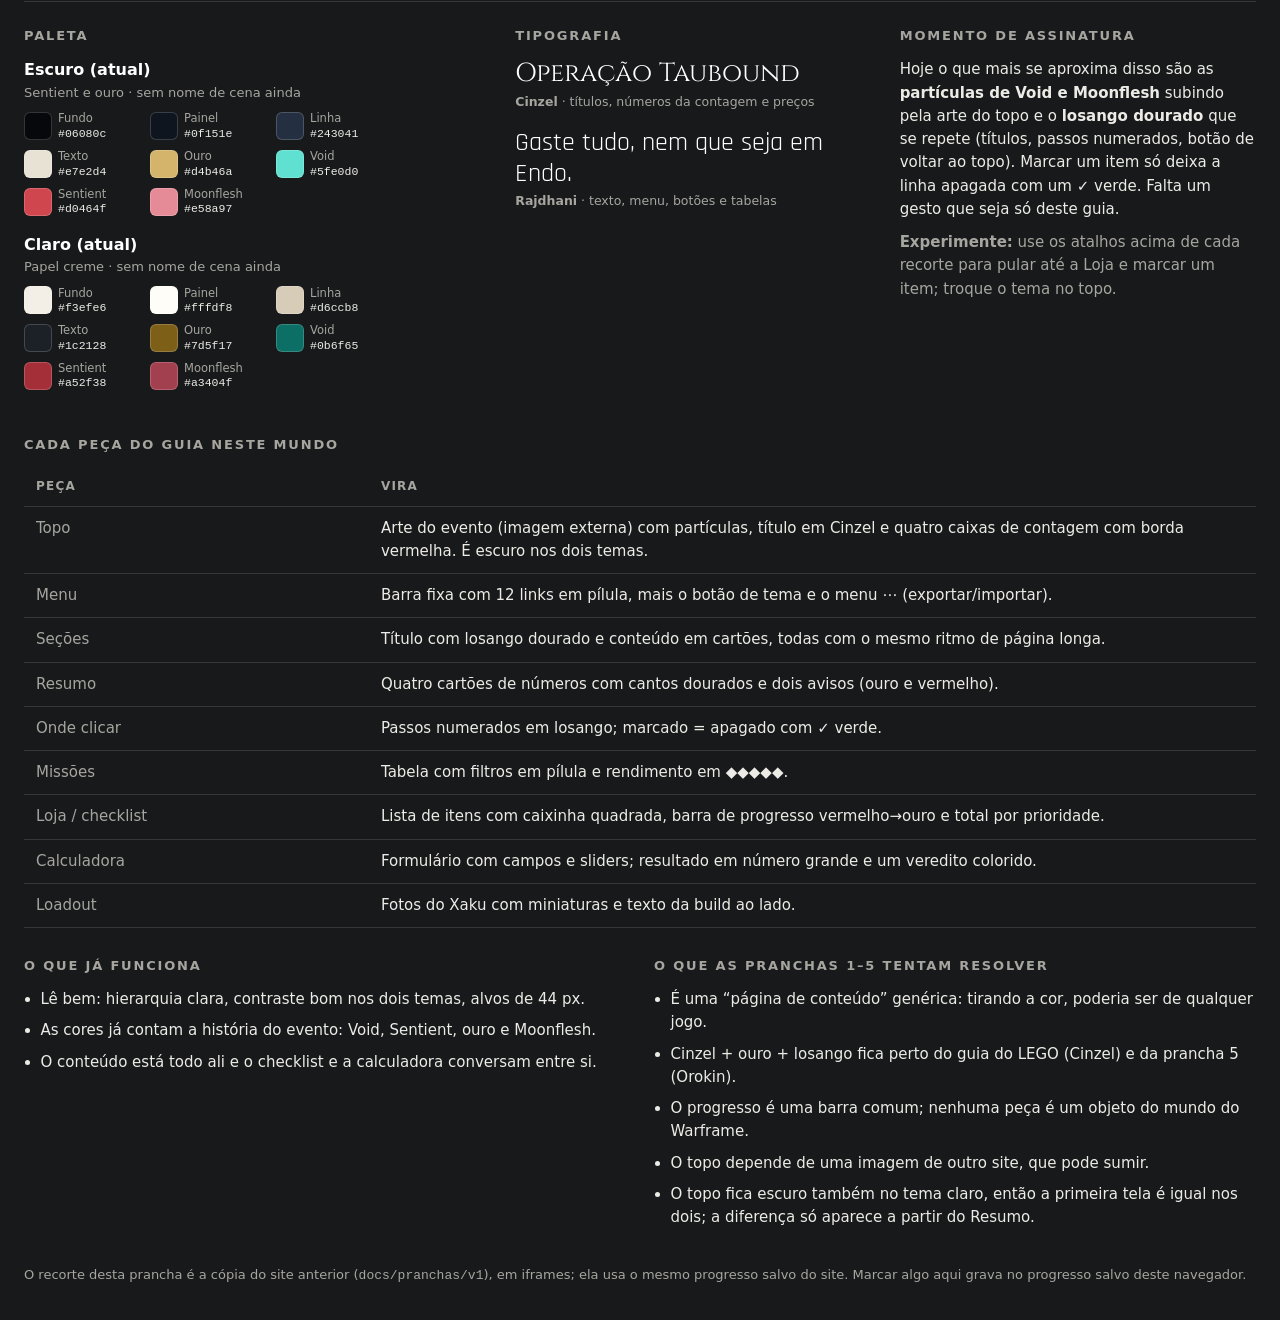
<file: docs/pranchas/conceito-0.html>
<!doctype html>
<html lang="pt-BR">
<head>
<meta charset="utf-8">
<meta name="viewport" content="width=device-width,initial-scale=1">
<title>Prancha 0 · Site anterior</title>
<link rel="preconnect" href="https://fonts.googleapis.com">
<link href="https://fonts.googleapis.com/css2?family=Cinzel:wght@500;700&family=Rajdhani:wght@500;600;700&display=swap" rel="stylesheet">
<link rel="stylesheet" href="prancha.css">
<style>
/* O recorte desta prancha é o próprio site, em iframes: o visual vem do assets/css/style.css real. */
.s0-jump{display:flex;gap:6px;flex-wrap:wrap;padding:8px;background:#0d0e10;border-bottom:1px solid var(--pr-line)}
.s0-jump button{min-height:44px;padding:0 12px;background:transparent;color:var(--pr-muted);border:1px solid var(--pr-line);border-radius:8px;font:600 13px system-ui,sans-serif;cursor:pointer}
.s0-jump button[aria-pressed="true"]{color:var(--pr-bg);background:var(--pr-text);border-color:var(--pr-text)}
.s0-frame{display:block;width:100%;border:0;background:#06080c}
.rc[data-size="desk"] .s0-frame{height:1200px}
.rc[data-size="phone"] .s0-frame{height:1200px}
</style>
</head>
<body>
<script src="../../assets/js/data.js"></script>
<script src="prancha.js"></script>
<script>
(function () {
  const SITE = 'v1/index.html'; // cópia do site antes do Sinal Interceptado
  const JUMPS = [['', 'Topo'], ['resumo', 'Resumo'], ['clicar', 'Onde clicar'], ['missoes', 'Missões'], ['loja', 'Loja'], ['calc', 'Calculadora'], ['xaku', 'Loadout']];
  let theme = 'dark';

  // O tema vai pela URL (?tema=, lido pelo theme-init.js do site), porque por file:// o navegador
  // bloqueia o acesso ao conteúdo do iframe. Trocar o tema recarrega o site na seção em que estava.
  // `r` evita que o navegador mostre uma cópia antiga do site guardada em cache.
  const url = (hash) => `${SITE}?tema=${theme}&r=${Date.now()}${hash ? '#' + hash : ''}`;

  PR.init({
    n: 0,
    nome: 'Site anterior (v1)',
    fonte: 'como era antes do Sinal Interceptado',
    frase: 'O guia é um <b>painel do Tenno</b> em Void e ouro: página longa de conteúdo, com a arte do evento no topo, cartões com cantos dourados e losangos Orokin marcando títulos, passos e botões.',
    paletas: {
      dark: { nome: 'Escuro (atual)', sub: 'Sentient e ouro · sem nome de cena ainda', cores: [['Fundo', '#06080c'], ['Painel', '#0f151e'], ['Linha', '#243041'], ['Texto', '#e7e2d4'], ['Ouro', '#d4b46a'], ['Void', '#5fe0d0'], ['Sentient', '#d0464f'], ['Moonflesh', '#e58a97']] },
      light: { nome: 'Claro (atual)', sub: 'Papel creme · sem nome de cena ainda', cores: [['Fundo', '#f3efe6'], ['Painel', '#fffdf8'], ['Linha', '#d6ccb8'], ['Texto', '#1c2128'], ['Ouro', '#7d5f17'], ['Void', '#0b6f65'], ['Sentient', '#a52f38'], ['Moonflesh', '#a3404f']] },
    },
    fontes: [
      { nome: 'Cinzel', uso: 'títulos, números da contagem e preços', css: 'Cinzel', amostra: 'Operação Taubound' },
      { nome: 'Rajdhani', uso: 'texto, menu, botões e tabelas', css: 'Rajdhani', amostra: 'Gaste tudo, nem que seja em Endo.' },
    ],
    assinatura: 'Hoje o que mais se aproxima disso são as <b>partículas de Void e Moonflesh</b> subindo pela arte do topo e o <b>losango dourado</b> que se repete (títulos, passos numerados, botão de voltar ao topo). Marcar um item só deixa a linha apagada com um ✓ verde. Falta um gesto que seja só deste guia.',
    experimente: 'use os atalhos acima de cada recorte para pular até a Loja e marcar um item; troque o tema no topo.',
    pecas: [
      ['Topo', 'Arte do evento (imagem externa) com partículas, título em Cinzel e quatro caixas de contagem com borda vermelha. É escuro nos dois temas.'],
      ['Menu', 'Barra fixa com 12 links em pílula, mais o botão de tema e o menu ⋯ (exportar/importar).'],
      ['Seções', 'Título com losango dourado e conteúdo em cartões, todas com o mesmo ritmo de página longa.'],
      ['Resumo', 'Quatro cartões de números com cantos dourados e dois avisos (ouro e vermelho).'],
      ['Onde clicar', 'Passos numerados em losango; marcado = apagado com ✓ verde.'],
      ['Missões', 'Tabela com filtros em pílula e rendimento em ◆◆◆◆◆.'],
      ['Loja / checklist', 'Lista de itens com caixinha quadrada, barra de progresso vermelho→ouro e total por prioridade.'],
      ['Calculadora', 'Formulário com campos e sliders; resultado em número grande e um veredito colorido.'],
      ['Loadout', 'Fotos do Xaku com miniaturas e texto da build ao lado.'],
    ],
    extra: `<section class="pr-crit">
      <div><h2>O que já funciona</h2><ul>
        <li>Lê bem: hierarquia clara, contraste bom nos dois temas, alvos de 44 px.</li>
        <li>As cores já contam a história do evento: Void, Sentient, ouro e Moonflesh.</li>
        <li>O conteúdo está todo ali e o checklist e a calculadora conversam entre si.</li></ul></div>
      <div><h2>O que as pranchas 1–5 tentam resolver</h2><ul>
        <li>É uma “página de conteúdo” genérica: tirando a cor, poderia ser de qualquer jogo.</li>
        <li>Cinzel + ouro + losango fica perto do guia do LEGO (Cinzel) e da prancha 5 (Orokin).</li>
        <li>O progresso é uma barra comum; nenhuma peça é um objeto do mundo do Warframe.</li>
        <li>O topo depende de uma imagem de outro site, que pode sumir.</li>
        <li>O topo fica escuro também no tema claro, então a primeira tela é igual nos dois; a diferença só aparece a partir do Resumo.</li></ul></div>
    </section>`,
    rodape: 'O recorte desta prancha é a cópia do site anterior (<code>docs/pranchas/v1</code>), em iframes; ela usa o mesmo progresso salvo do site. Marcar algo aqui grava no progresso salvo deste navegador.',
    render(root) {
      root.innerHTML = `<div class="s0-jump" role="group" aria-label="Ir para a seção">${JUMPS.map(([id, t], i) =>
        `<button type="button" data-j="${id}" aria-pressed="${i === 0}">${t}</button>`).join('')}</div>
        <iframe class="s0-frame" src="${url('')}" title="Site atual do guia Taubound"></iframe>`;
      const frame = root.querySelector('iframe');
      root.querySelector('.s0-jump').addEventListener('click', e => {
        const b = e.target.closest('button');
        if (!b) return;
        root.querySelectorAll('.s0-jump button').forEach(x => x.setAttribute('aria-pressed', x === b));
        frame.dataset.j = b.dataset.j;
        try {
          // scrollIntoView rolaria a prancha também; rola só o iframe, descontando o menu fixo do site.
          const win = frame.contentWindow, el = b.dataset.j && frame.contentDocument.getElementById(b.dataset.j);
          win.scrollTo({ top: el ? el.getBoundingClientRect().top + win.scrollY - 56 : 0, behavior: 'smooth' });
        } catch (err) { frame.src = url(b.dataset.j); }
      });
    },
    theme(t) {
      if (t === theme) return;
      theme = t;
      document.querySelectorAll('.s0-frame').forEach(f => { f.src = url(f.dataset.j); });
    },
  });
})();
</script>
</body>
</html>
</file>
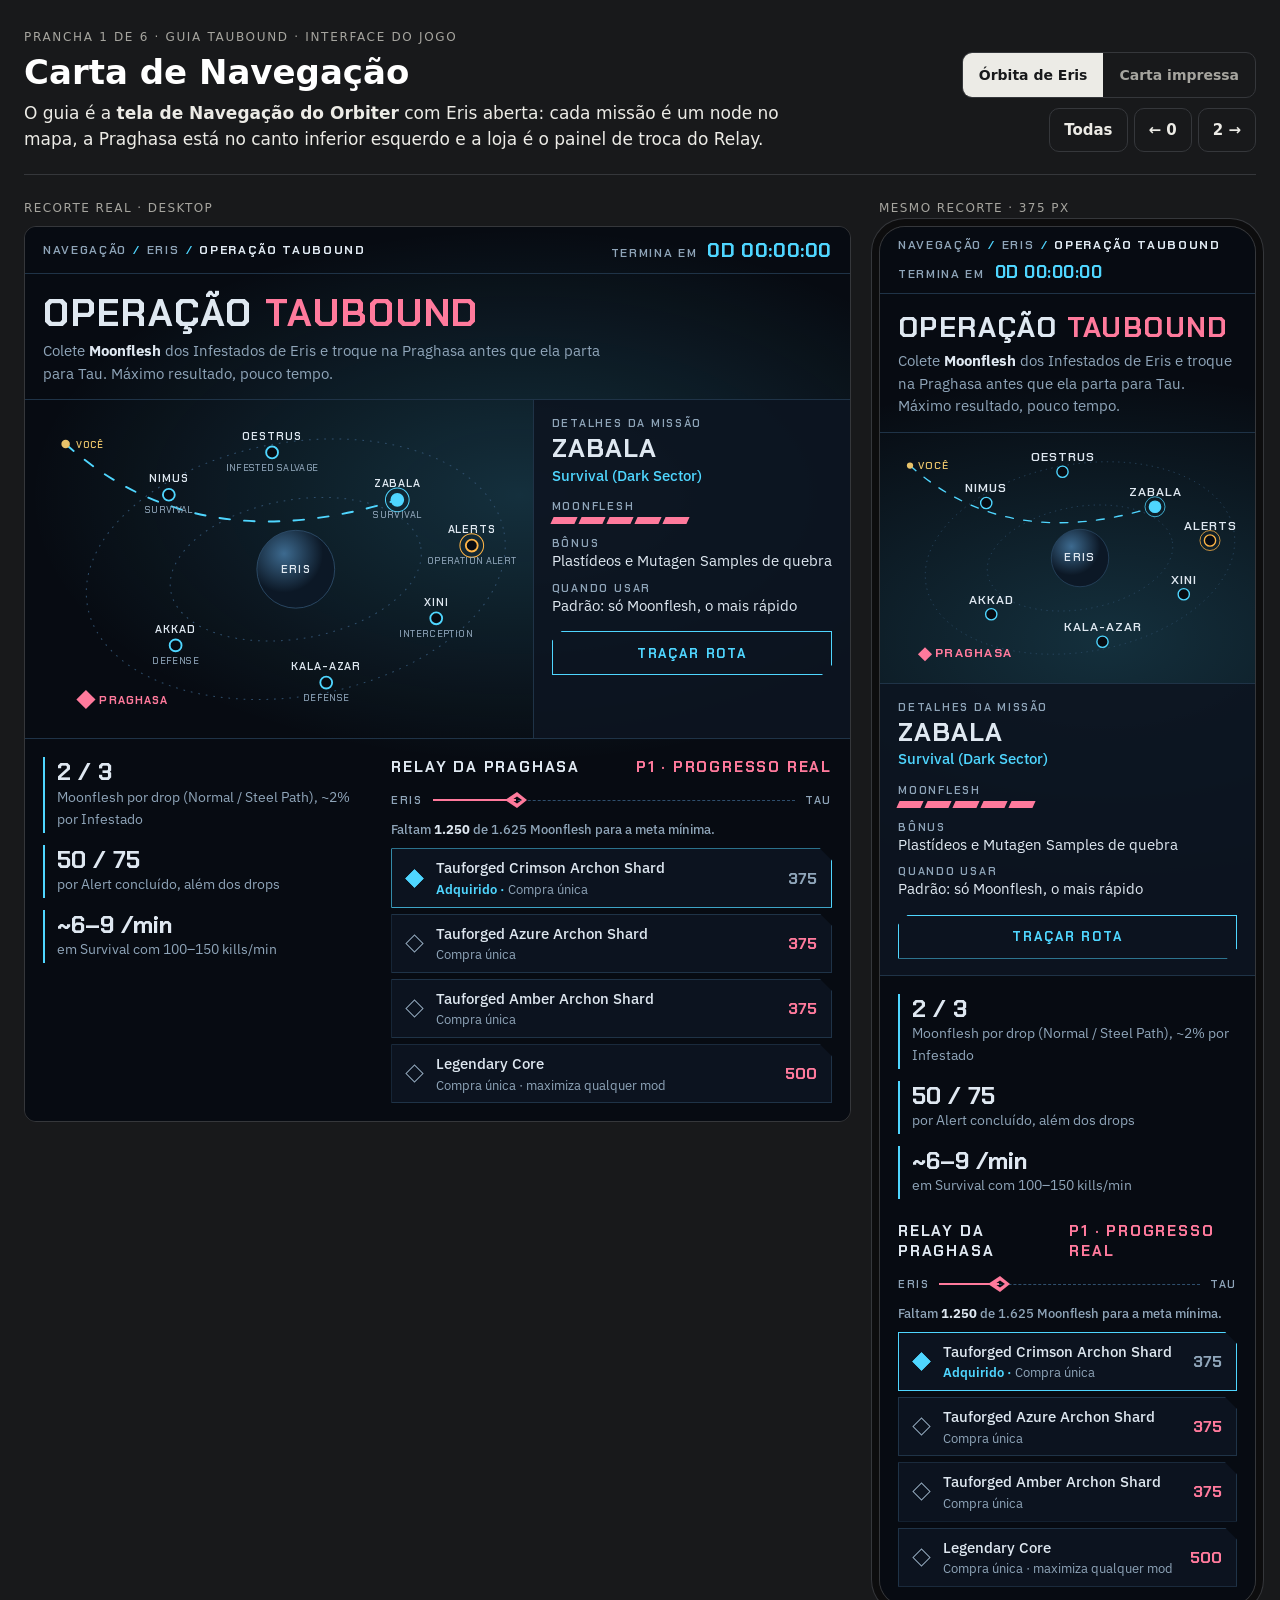
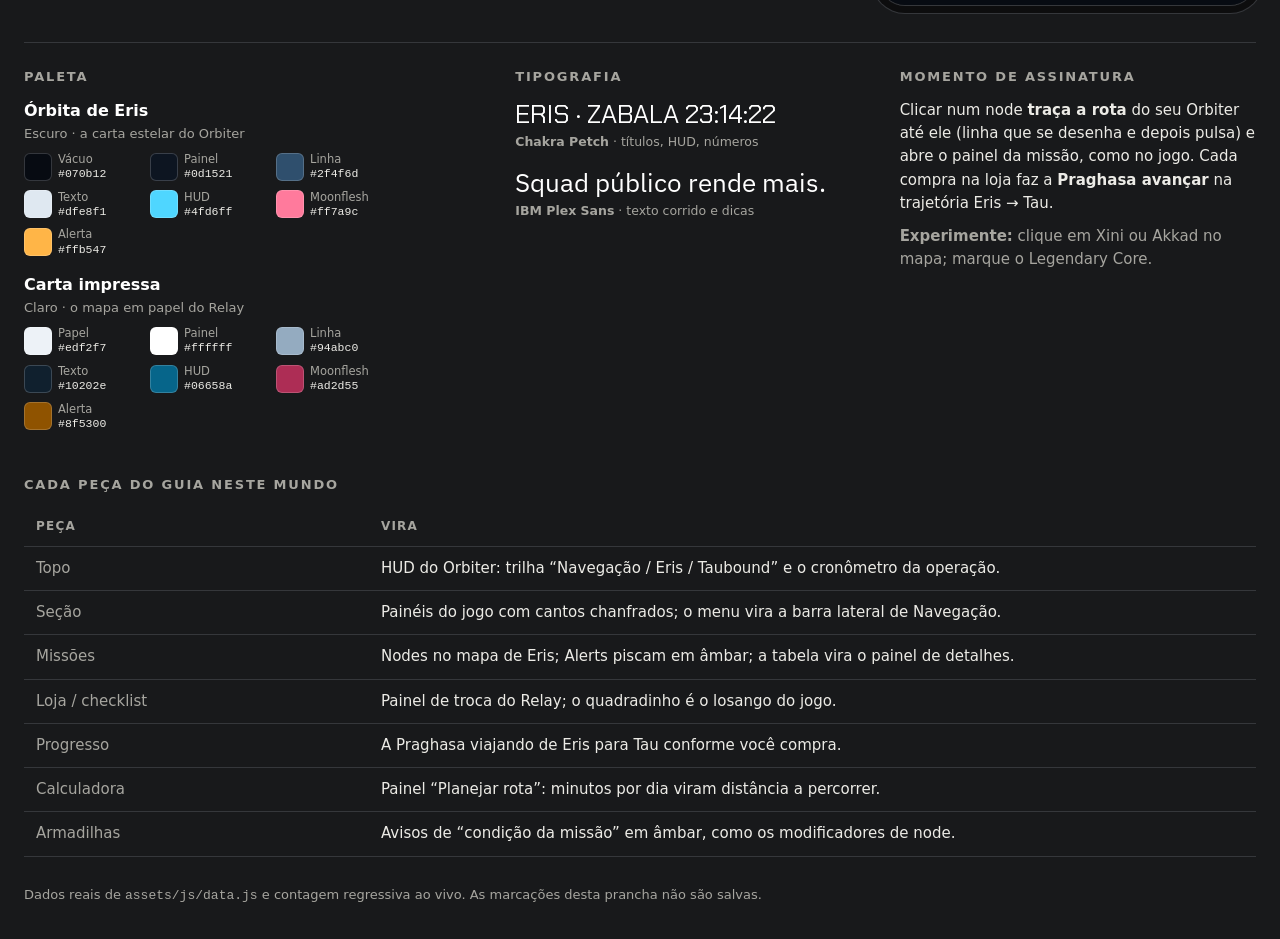
<file: docs/pranchas/conceito-1.html>
<!doctype html>
<html lang="pt-BR">
<head>
<meta charset="utf-8">
<meta name="viewport" content="width=device-width,initial-scale=1">
<title>Prancha 1 · Carta de Navegação</title>
<link rel="preconnect" href="https://fonts.googleapis.com">
<link href="https://fonts.googleapis.com/css2?family=Chakra+Petch:wght@500;600;700&family=IBM+Plex+Sans:wght@400;500;600&display=swap" rel="stylesheet">
<link rel="stylesheet" href="prancha.css">
<style>
:root{--bg:#070b12;--panel:rgba(13,21,33,.9);--line:#1f3347;--line2:#2f4f6d;--text:#dfe8f1;--muted:#8fa5b9;--acc:#4fd6ff;--flesh:#ff7a9c;--gold:#e8c36a;--alert:#ffb547;--pl1:#3d6a8f;--pl2:#0c1826;--glow:rgba(79,214,255,.18)}
:root[data-theme="light"]{--bg:#edf2f7;--panel:rgba(255,255,255,.94);--line:#c5d3df;--line2:#94abc0;--text:#10202e;--muted:#475a6b;--acc:#06658a;--flesh:#ad2d55;--gold:#7d5c0c;--alert:#8f5300;--pl1:#a9c2d8;--pl2:#dde7f0;--glow:rgba(6,101,138,.10)}
.rc{background:radial-gradient(700px 380px at 60% 30%,var(--glow),transparent 70%),var(--bg);color:var(--text);font:400 15px/1.5 "IBM Plex Sans",sans-serif}
.nv-hud{display:flex;justify-content:space-between;align-items:center;flex-wrap:wrap;gap:8px 16px;padding:10px 18px;border-bottom:1px solid var(--line);font:600 12px "Chakra Petch",sans-serif;letter-spacing:.14em;text-transform:uppercase;color:var(--muted)}
.nv-crumb b{color:var(--text)}
.nv-crumb i{font-style:normal;color:var(--acc);margin:0 6px}
.nv-cd{display:flex;gap:10px;align-items:baseline}
.nv-cd b{font-size:20px;color:var(--acc);letter-spacing:.03em;font-variant-numeric:tabular-nums}
.nv-title{padding:20px 18px 14px}
.nv-title h1{font:700 38px/1 "Chakra Petch",sans-serif;letter-spacing:.05em;text-transform:uppercase;margin:0 0 8px}
.nv-title h1 span{color:var(--flesh)}
.nv-title p{margin:0;max-width:62ch;color:var(--muted)}
.nv-title p b{color:var(--text)}
.nv-main{display:grid;grid-template-columns:minmax(0,1.6fr) minmax(250px,1fr);border-block:1px solid var(--line)}
.nv-chart svg{display:block;width:100%;height:auto}
.orb{fill:none;stroke:var(--line2);stroke-width:1.2;stroke-dasharray:2 7}
.nv-node{cursor:pointer;outline:none}
.nv-node .hit{fill:transparent}
.nv-node .dot{fill:var(--bg);stroke:var(--acc);stroke-width:2.2;transition:fill .2s}
.nv-node text{fill:var(--text);font-family:"Chakra Petch",sans-serif;font-weight:600;letter-spacing:.08em;text-transform:uppercase}
.nv-node .sub{fill:var(--muted);font-weight:500;letter-spacing:.04em}
.nv-node[aria-pressed="true"] .dot{fill:var(--acc)}
.nv-node[aria-pressed="true"] .ring{opacity:1}
.nv-node:focus-visible .dot{stroke-width:5}
.nv-node .ring{fill:none;stroke:var(--acc);stroke-width:1.2;opacity:0;transition:opacity .2s}
.nv-node.al .dot{stroke:var(--alert)}
.nv-node.al[aria-pressed="true"] .dot{fill:var(--alert)}
.nv-node.al .ring{stroke:var(--alert);animation:nvping 1.8s ease-out infinite;opacity:1;transform-box:fill-box;transform-origin:center}
@keyframes nvping{from{transform:scale(.6);opacity:.9}to{transform:scale(1.6);opacity:0}}
.nv-pg{fill:var(--flesh)}
.nv-pgl{fill:var(--flesh);font-family:"Chakra Petch",sans-serif;font-weight:700;letter-spacing:.1em}
.nv-me{fill:var(--gold)}
.nv-mel{fill:var(--gold);font-family:"Chakra Petch",sans-serif;font-weight:600;letter-spacing:.12em}
.route{fill:none;stroke:var(--acc);stroke-width:2.2;stroke-linecap:round}
.route.draw{stroke-dasharray:100;animation:nvdraw .7s ease-out forwards}
.route.flow{stroke-dasharray:3 4;animation:nvflow 1s linear infinite}
@keyframes nvdraw{from{stroke-dashoffset:100}to{stroke-dashoffset:0}}
@keyframes nvflow{to{stroke-dashoffset:-7}}
.nv-panel{border-left:1px solid var(--line);padding:16px 18px;background:var(--panel)}
.k{font:600 11px "Chakra Petch",sans-serif;letter-spacing:.16em;text-transform:uppercase;color:var(--muted)}
.nv-panel h3{font:700 26px/1.1 "Chakra Petch",sans-serif;margin:4px 0 2px;text-transform:uppercase;letter-spacing:.04em}
.nv-type{color:var(--acc);font-weight:500;margin-bottom:12px}
.nv-bars{display:flex;gap:4px;margin:4px 0 12px}
.nv-bars i{width:24px;height:7px;background:var(--line);transform:skewX(-24deg)}
.nv-bars i.on{background:var(--flesh)}
.nv-panel dl{margin:0;display:grid;gap:8px}
.nv-panel dd{margin:0}
.nv-go{margin-top:14px;min-height:44px;width:100%;padding:0 14px;background:transparent;border:1.5px solid var(--acc);color:var(--acc);font:700 13px "Chakra Petch",sans-serif;letter-spacing:.14em;text-transform:uppercase;cursor:pointer;clip-path:polygon(10px 0,100% 0,100% calc(100% - 10px),calc(100% - 10px) 100%,0 100%,0 10px)}
.nv-go:hover{background:var(--glow)}
.nv-bottom{display:grid;grid-template-columns:minmax(0,1fr) minmax(0,1.35fr);gap:22px;padding:18px}
.nv-stats{display:grid;gap:12px;align-content:start}
.nv-stat{border-left:2px solid var(--acc);padding:2px 0 2px 12px}
.nv-stat b{display:block;font:700 24px/1.1 "Chakra Petch",sans-serif;font-variant-numeric:tabular-nums}
.nv-stat span{color:var(--muted);font-size:14px}
.nv-shop h4{display:flex;justify-content:space-between;gap:10px;margin:0 0 10px;font:700 15px "Chakra Petch",sans-serif;letter-spacing:.12em;text-transform:uppercase}
.nv-shop h4 span{color:var(--flesh)}
.nv-traj{display:grid;grid-template-columns:auto 1fr auto;gap:10px;align-items:center;margin-bottom:12px;font:600 11px "Chakra Petch",sans-serif;letter-spacing:.14em;text-transform:uppercase;color:var(--muted)}
.nv-track{position:relative;height:26px}
.nv-track::before{content:"";position:absolute;left:0;right:0;top:50%;border-top:1.5px dashed var(--line2)}
.nv-fill{position:absolute;left:0;top:50%;height:2px;margin-top:-1px;background:var(--flesh);width:0;transition:width .9s cubic-bezier(.3,.8,.3,1)}
.nv-ship{position:absolute;top:50%;width:26px;height:26px;margin:-13px 0 0 -13px;left:0;transition:left .9s cubic-bezier(.3,.8,.3,1)}
.nv-ship path{fill:var(--flesh)}
.nv-left{font:500 13px "IBM Plex Sans",sans-serif;color:var(--muted);margin:-4px 0 10px}
.nv-left b{color:var(--text)}
.nv-items{display:grid;gap:6px}
.nv-item{display:grid;grid-template-columns:18px 1fr auto;gap:12px;align-items:center;width:100%;min-height:48px;padding:8px 14px;background:var(--panel);border:1px solid var(--line);color:inherit;font:inherit;text-align:left;cursor:pointer;clip-path:polygon(0 0,calc(100% - 12px) 0,100% 12px,100% 100%,0 100%)}
.nv-item:hover{border-color:var(--line2)}
.nv-item .bx{width:13px;height:13px;margin-left:2px;border:1.5px solid var(--muted);transform:rotate(45deg)}
.nv-item .nm{font-weight:500}
.nv-item .nt{display:block;font-size:12.5px;color:var(--muted)}
.nv-item .cs{font:700 16px "Chakra Petch",sans-serif;color:var(--flesh);font-variant-numeric:tabular-nums}
.nv-item[data-on="1"]{border-color:var(--acc)}
.nv-item[data-on="1"] .bx{background:var(--acc);border-color:var(--acc)}
.nv-item[data-on="1"] .cs{color:var(--muted)}
.nv-item[data-on="1"] .nt::before{content:"Adquirido · ";color:var(--acc);font-weight:600}
.nv-item[data-just="1"]{animation:nvscan .7s ease-out}
@keyframes nvscan{0%{box-shadow:inset 0 0 0 0 var(--glow)}40%{box-shadow:inset 400px 0 0 0 var(--glow)}100%{box-shadow:inset 0 0 0 0 transparent}}
@container rc (max-width:640px){
  .nv-title h1{font-size:28px}
  .nv-main{grid-template-columns:1fr}
  .nv-panel{border-left:0;border-top:1px solid var(--line)}
  .nv-bottom{grid-template-columns:1fr}
  .nv-cd b{font-size:17px}
}
</style>
</head>
<body>
<script src="../../assets/js/data.js"></script>
<script src="prancha.js"></script>
<script>
(function () {
  // Posições no mapa de Eris (viewBox 600×400). A Praghasa fica no canto inferior esquerdo, como no jogo.
  const POS = { 'Zabala': [440, 118], 'Nimus': [170, 112], 'Xini': [486, 258], 'Kala-azar': [356, 334], 'Akkad': [178, 290], 'Oestrus': [292, 62], 'Locus Alerts': [528, 172] };
  const ME = [48, 52], PG = [72, 354];
  const SHORT = { 'Locus Alerts': 'Alerts' };

  function path(to) {
    const [x1, y1] = ME, [x2, y2] = to;
    return `M${x1},${y1} Q${(x1 + x2) / 2 - 40},${Math.min(y1, y2) + 140} ${x2},${y2}`;
  }

  function select(root, name, draw) {
    const m = PR.mission(name);
    root.querySelectorAll('.nv-node').forEach(n => n.setAttribute('aria-pressed', n.dataset.node === name));
    const r = root.querySelector('.route');
    r.setAttribute('d', path(POS[name]));
    r.setAttribute('pathLength', 100);
    r.classList.remove('draw', 'flow');
    if (draw) { void r.getBBox(); r.classList.add('draw'); setTimeout(() => { r.classList.remove('draw'); r.classList.add('flow'); }, 720); }
    else r.classList.add('flow');
    const p = root.querySelector('.nv-panel');
    p.querySelector('h3').textContent = m.node;
    p.querySelector('.nv-type').textContent = m.type;
    p.querySelector('.nv-bars').innerHTML = [1, 2, 3, 4, 5].map(i => `<i class="${i <= m.rating ? 'on' : ''}"></i>`).join('');
    p.querySelector('[data-f=bonus]').textContent = m.bonus;
    p.querySelector('[data-f=when]').textContent = m.when;
  }

  PR.init({
    n: 1,
    nome: 'Carta de Navegação',
    fonte: 'interface do jogo',
    frase: 'O guia é a <b>tela de Navegação do Orbiter</b> com Eris aberta: cada missão é um node no mapa, a Praghasa está no canto inferior esquerdo e a loja é o painel de troca do Relay.',
    paletas: {
      dark: { nome: 'Órbita de Eris', sub: 'Escuro · a carta estelar do Orbiter', cores: [['Vácuo', '#070b12'], ['Painel', '#0d1521'], ['Linha', '#2f4f6d'], ['Texto', '#dfe8f1'], ['HUD', '#4fd6ff'], ['Moonflesh', '#ff7a9c'], ['Alerta', '#ffb547']] },
      light: { nome: 'Carta impressa', sub: 'Claro · o mapa em papel do Relay', cores: [['Papel', '#edf2f7'], ['Painel', '#ffffff'], ['Linha', '#94abc0'], ['Texto', '#10202e'], ['HUD', '#06658a'], ['Moonflesh', '#ad2d55'], ['Alerta', '#8f5300']] },
    },
    fontes: [
      { nome: 'Chakra Petch', uso: 'títulos, HUD, números', css: "'Chakra Petch'", amostra: 'ERIS · ZABALA 23:14:22' },
      { nome: 'IBM Plex Sans', uso: 'texto corrido e dicas', css: "'IBM Plex Sans'", amostra: 'Squad público rende mais.' },
    ],
    assinatura: 'Clicar num node <b>traça a rota</b> do seu Orbiter até ele (linha que se desenha e depois pulsa) e abre o painel da missão, como no jogo. Cada compra na loja faz a <b>Praghasa avançar</b> na trajetória Eris → Tau.',
    experimente: 'clique em Xini ou Akkad no mapa; marque o Legendary Core.',
    pecas: [
      ['Topo', 'HUD do Orbiter: trilha “Navegação / Eris / Taubound” e o cronômetro da operação.'],
      ['Seção', 'Painéis do jogo com cantos chanfrados; o menu vira a barra lateral de Navegação.'],
      ['Missões', 'Nodes no mapa de Eris; Alerts piscam em âmbar; a tabela vira o painel de detalhes.'],
      ['Loja / checklist', 'Painel de troca do Relay; o quadradinho é o losango do jogo.'],
      ['Progresso', 'A Praghasa viajando de Eris para Tau conforme você compra.'],
      ['Calculadora', 'Painel “Planejar rota”: minutos por dia viram distância a percorrer.'],
      ['Armadilhas', 'Avisos de “condição da missão” em âmbar, como os modificadores de node.'],
    ],
    render(root, size) {
      const ph = size === 'phone';
      const fs = ph ? 20 : 13, fss = ph ? 16 : 11, r = ph ? 9 : 7;
      const nodes = PR.D.missions.map(m => {
        const [x, y] = POS[m.node]; const al = m.node === 'Locus Alerts';
        return `<g class="nv-node${al ? ' al' : ''}" data-node="${m.node}" role="button" tabindex="0" aria-label="${m.node}, ${m.type}">
          <circle class="hit" cx="${x}" cy="${y}" r="26"/><circle class="ring" cx="${x}" cy="${y}" r="${r + 7}"/>
          <circle class="dot" cx="${x}" cy="${y}" r="${r}"/>
          <text x="${x}" y="${y - r - 8}" text-anchor="middle" font-size="${fs}">${SHORT[m.node] || m.node}</text>
          ${ph ? '' : `<text class="sub" x="${x}" y="${y + r + 15}" text-anchor="middle" font-size="${fss}">${m.type.replace(/ \(.*\)/, '')}</text>`}</g>`;
      }).join('');
      const s = PR.D.missions;
      root.innerHTML = `
      <div class="nv-hud"><span class="nv-crumb">Navegação<i>/</i>Eris<i>/</i><b>Operação Taubound</b></span>
        <span class="nv-cd">Termina em <b data-cd></b></span></div>
      <div class="nv-title"><h1>Operação <span>Taubound</span></h1>
        <p>Colete <b>Moonflesh</b> dos Infestados de Eris e troque na Praghasa antes que ela parta para Tau. Máximo resultado, pouco tempo.</p></div>
      <div class="nv-main">
        <div class="nv-chart"><svg viewBox="0 0 600 400" role="img" aria-label="Mapa de Eris com as missões">
          <defs><radialGradient id="pl-${size}" cx="35%" cy="30%"><stop offset="0" stop-color="var(--pl1)"/><stop offset="1" stop-color="var(--pl2)"/></radialGradient></defs>
          <ellipse class="orb" cx="320" cy="200" rx="150" ry="82" transform="rotate(-10 320 200)"/>
          <ellipse class="orb" cx="320" cy="200" rx="250" ry="150" transform="rotate(-10 320 200)"/>
          <circle cx="320" cy="200" r="46" fill="url(#pl-${size})" stroke="var(--line2)"/>
          <text x="320" y="205" text-anchor="middle" font-size="${ph ? 18 : 13}" class="nv-mel" style="fill:var(--text)">ERIS</text>
          <path class="route"/>
          <g><circle class="nv-me" cx="${ME[0]}" cy="${ME[1]}" r="5"/><text class="nv-mel" x="${ME[0] + 12}" y="${ME[1] + 5}" font-size="${fss}">VOCÊ</text></g>
          <g><rect class="nv-pg" x="${PG[0] - 8}" y="${PG[1] - 8}" width="16" height="16" transform="rotate(45 ${PG[0]} ${PG[1]})"/>
            <text class="nv-pgl" x="${PG[0] + 16}" y="${PG[1] + 5}" font-size="${fs}">PRAGHASA</text></g>
          ${nodes}
        </svg></div>
        <aside class="nv-panel" aria-live="polite"><div class="k">Detalhes da missão</div><h3></h3><div class="nv-type"></div>
          <div class="k">Moonflesh</div><div class="nv-bars"></div>
          <dl><div><dt class="k">Bônus</dt><dd data-f="bonus"></dd></div><div><dt class="k">Quando usar</dt><dd data-f="when"></dd></div></dl>
          <button class="nv-go" type="button">Traçar rota</button></aside>
      </div>
      <div class="nv-bottom">
        <div class="nv-stats">
          <div class="nv-stat"><b>2 / 3</b><span>Moonflesh por drop (Normal / Steel Path), ~2% por Infestado</span></div>
          <div class="nv-stat"><b>50 / 75</b><span>por Alert concluído, além dos drops</span></div>
          <div class="nv-stat"><b>~6–9 /min</b><span>em Survival com 100–150 kills/min</span></div>
        </div>
        <div class="nv-shop">
          <h4>Relay da Praghasa <span>P1 · progresso real</span></h4>
          <div class="nv-traj"><span>Eris</span><div class="nv-track"><div class="nv-fill"></div>
            <svg class="nv-ship" viewBox="0 0 26 26" aria-hidden="true"><path d="M2 13 L14 5 L24 13 L14 21 Z M9 13 L14 9.5 L19 13 L14 16.5 Z" fill-rule="evenodd"/></svg></div><span>Tau</span></div>
          <p class="nv-left"></p>
          <div class="nv-items">${PR.p1().map(i => `<button class="nv-item" type="button" data-item="${i.id}">
            <span class="bx"></span><span><span class="nm">${i.name}</span><span class="nt">${i.note}</span></span><span class="cs">${i.cost}</span></button>`).join('')}</div>
        </div>
      </div>`;
      root.querySelectorAll('.nv-node').forEach(n => {
        const go = () => select(root, n.dataset.node, true);
        n.addEventListener('click', go);
        n.addEventListener('keydown', e => { if (e.key === 'Enter' || e.key === ' ') { e.preventDefault(); go(); } });
      });
      root.querySelector('.nv-go').addEventListener('click', () => select(root, root.querySelector('.nv-panel h3').textContent, true));
      select(root, 'Zabala', false);
    },
    update(root) {
      const p = PR.pct() * 100;
      root.querySelector('.nv-fill').style.width = p + '%';
      root.querySelector('.nv-ship').style.left = p + '%';
      root.querySelector('.nv-left').innerHTML = PR.left() ? `Faltam <b>${PR.fmt(PR.left())}</b> de ${PR.fmt(PR.goal())} Moonflesh para a meta mínima.` : '<b>Meta mínima concluída.</b> A Praghasa chegou a Tau.';
    },
    tick(root, c) {
      root.querySelector('[data-cd]').textContent = `${c.d}d ${PR.pad(c.h)}:${PR.pad(c.m)}:${PR.pad(c.s)}`;
    },
  });
})();
</script>
</body>
</html>
</file>
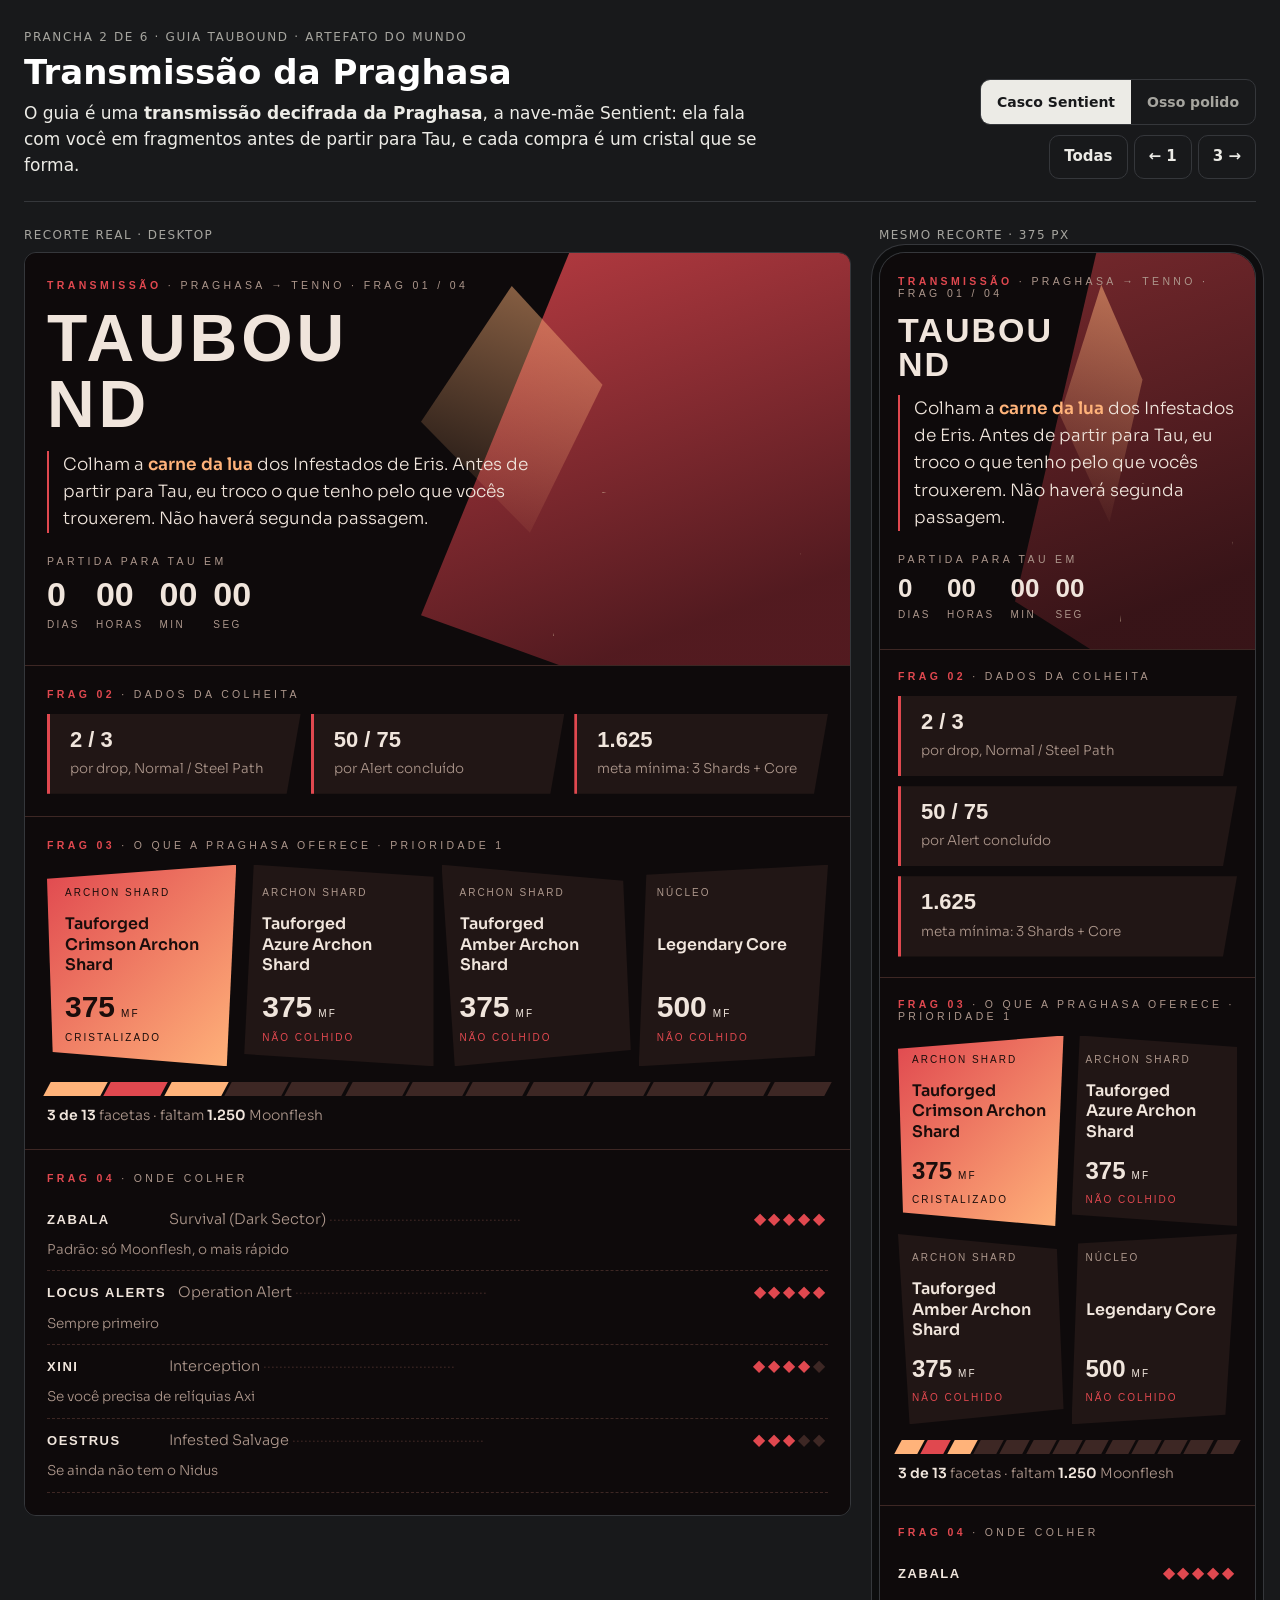
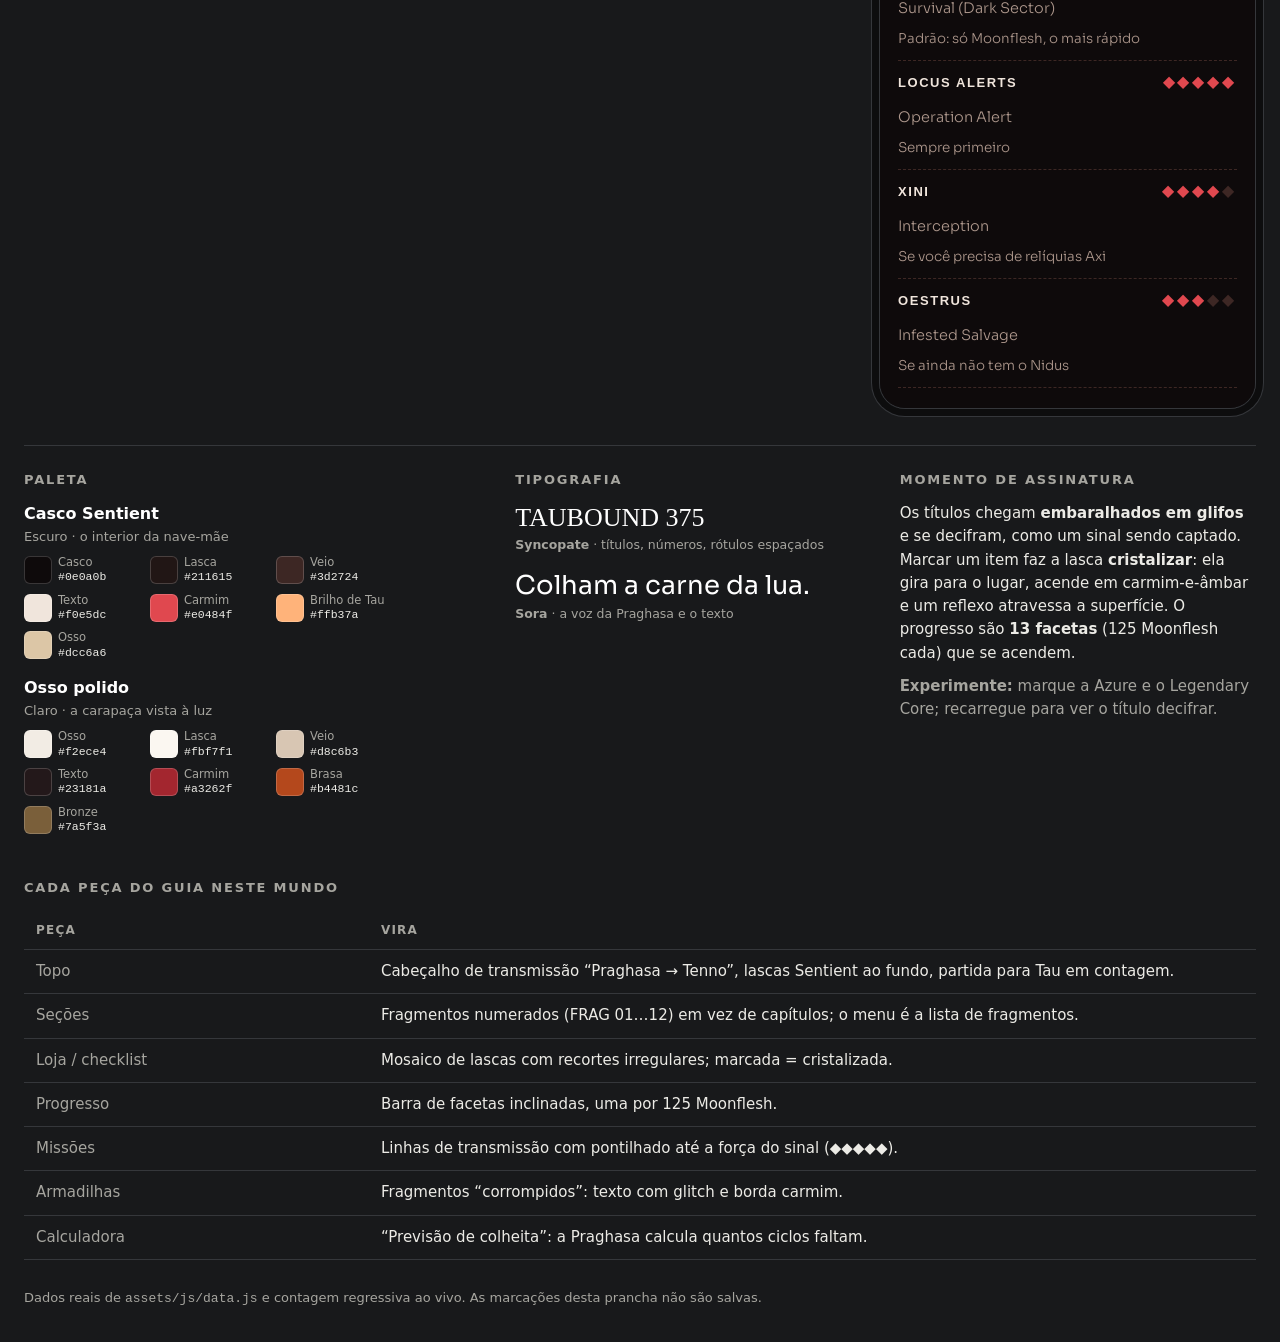
<file: docs/pranchas/conceito-2.html>
<!doctype html>
<html lang="pt-BR">
<head>
<meta charset="utf-8">
<meta name="viewport" content="width=device-width,initial-scale=1">
<title>Prancha 2 · Transmissão da Praghasa</title>
<link rel="preconnect" href="https://fonts.googleapis.com">
<link href="https://fonts.googleapis.com/css2?family=Syncopate:wght@400;700&family=Sora:wght@300;400;600&display=swap" rel="stylesheet">
<link rel="stylesheet" href="prancha.css">
<style>
:root{--bg:#0e0a0b;--bg2:#1a1112;--shard:#211615;--line:#3d2724;--text:#f0e5dc;--muted:#ad978c;--crim:#e0484f;--tau:#ffb37a;--bone:#dcc6a6;--on:#1a0d0b;--deep:#5a1c22}
:root[data-theme="light"]{--bg:#f2ece4;--bg2:#e8ddd0;--shard:#fbf7f1;--line:#d8c6b3;--text:#23181a;--muted:#6a554e;--crim:#a3262f;--tau:#b4481c;--bone:#7a5f3a;--on:#fff8f2;--deep:#e5c9bd}
.rc{background:var(--bg);color:var(--text);font:300 15px/1.6 Sora,sans-serif}
.sx-hero{position:relative;padding:26px 22px 30px;min-height:330px;overflow:hidden;isolation:isolate}
.sx-hero .k1,.sx-hero .k2,.sx-hero .k3{position:absolute;z-index:-1}
.sx-hero .k1{right:-6%;top:-20%;width:58%;height:150%;background:linear-gradient(160deg,var(--crim),var(--deep) 70%);clip-path:polygon(38% 0,100% 0,100% 100%,0 72%);opacity:.9}
.sx-hero .k2{right:30%;top:8%;width:22%;height:60%;background:linear-gradient(200deg,var(--tau),transparent);clip-path:polygon(50% 0,100% 40%,60% 100%,0 55%);opacity:.55}
.sx-hero .k3{right:6%;bottom:-8%;width:30%;height:50%;border:1.5px solid var(--bone);clip-path:polygon(20% 0,100% 30%,80% 100%,0 70%);opacity:.5}
.sig{font:400 10.5px Syncopate,sans-serif;letter-spacing:.32em;text-transform:uppercase;color:var(--muted)}
.sig b{color:var(--crim);font-weight:700}
.sx-hero h1{font:700 clamp(40px,8cqi,76px)/1 Syncopate,sans-serif;letter-spacing:.06em;margin:14px 0 14px;text-transform:uppercase;max-width:9ch;overflow-wrap:anywhere}
.sx-voice{max-width:40ch;font-size:17px;margin:0 0 22px;border-left:2px solid var(--crim);padding-left:14px}
.sx-voice em{font-style:normal;color:var(--tau);font-weight:600}
.sx-cd{display:flex;gap:16px;flex-wrap:wrap;align-items:flex-end}
.sx-cd .sig{flex-basis:100%;margin-bottom:-6px}
.sx-cd div b{display:block;font:700 34px/1 Syncopate,sans-serif;font-variant-numeric:tabular-nums}
.sx-cd div small{font:400 10px Syncopate,sans-serif;letter-spacing:.24em;text-transform:uppercase;color:var(--muted)}
.frag{padding:22px;border-top:1px solid var(--line)}
.frag>.sig{display:block;margin-bottom:14px}
.sx-stats{display:grid;grid-template-columns:repeat(3,1fr);gap:10px}
.sx-stat{background:var(--shard);padding:14px 16px 14px 20px;clip-path:polygon(0 0,100% 0,calc(100% - 14px) 100%,0 100%);border-left:3px solid var(--crim)}
.sx-stat b{display:block;font:700 22px/1.1 Syncopate,sans-serif;margin-bottom:4px}
.sx-stat span{font-size:13.5px;color:var(--muted)}
.sx-mosaic{display:grid;grid-template-columns:repeat(4,1fr);gap:8px}
.shard{position:relative;display:flex;flex-direction:column;justify-content:space-between;gap:16px;min-height:168px;padding:22px 18px 18px;background:var(--shard);color:var(--text);border:0;font:inherit;text-align:left;cursor:pointer;overflow:hidden;transition:background .5s,color .5s,transform .3s}
.shard:nth-child(1){clip-path:polygon(0 7%,100% 0,95% 100%,3% 93%)}
.shard:nth-child(2){clip-path:polygon(5% 0,100% 6%,100% 100%,0 94%)}
.shard:nth-child(3){clip-path:polygon(0 0,96% 8%,100% 92%,7% 100%)}
.shard:nth-child(4){clip-path:polygon(4% 5%,100% 0,93% 95%,0 100%)}
.shard:hover{transform:translateY(-2px)}
.shard:focus-visible{outline:none;box-shadow:inset 0 0 0 3px var(--tau)}
.shard .ty{font:400 10px Syncopate,sans-serif;letter-spacing:.2em;text-transform:uppercase;color:var(--muted)}
.shard .nm{font-weight:600;font-size:16px;line-height:1.3}
.shard .cs{font:700 30px/1 Syncopate,sans-serif}
.shard .cs small{font:400 10px Syncopate,sans-serif;letter-spacing:.2em;margin-left:6px}
.shard .st{font:400 10px Syncopate,sans-serif;letter-spacing:.2em;text-transform:uppercase;color:var(--crim)}
.shard .st::after{content:"Não colhido"}
.shard[data-on="1"]{background:linear-gradient(135deg,var(--crim),var(--tau));color:var(--on)}
.shard[data-on="1"] .ty,.shard[data-on="1"] .st{color:var(--on)}
.shard[data-on="1"] .st::after{content:"Cristalizado"}
.shard::after{content:"";position:absolute;inset:0;background:linear-gradient(105deg,transparent 35%,rgba(255,255,255,.65) 50%,transparent 65%);transform:translateX(-120%);pointer-events:none}
.shard[data-on="1"][data-just="1"]{animation:sxcrys .8s cubic-bezier(.2,.9,.3,1.2)}
.shard[data-on="1"][data-just="1"]::after{animation:sxsweep .9s ease-out}
@keyframes sxcrys{0%{transform:scale(.94) rotate(-2.5deg)}60%{transform:scale(1.03) rotate(.6deg)}100%{transform:none}}
@keyframes sxsweep{to{transform:translateX(120%)}}
.sx-facets{display:flex;gap:3px;margin:16px 0 8px}
.sx-facets i{flex:1;height:14px;background:var(--line);transform:skewX(-28deg);transition:background .4s}
.sx-facets i.on{background:var(--crim)}
.sx-facets i.on:nth-child(odd){background:var(--tau)}
.sx-left{font-size:14px;color:var(--muted);margin:0}
.sx-left b{color:var(--text);font-weight:600}
.sx-lines{margin:0;padding:0;list-style:none;font-size:14.5px}
.sx-lines li{display:grid;grid-template-columns:minmax(110px,auto) 1fr auto;gap:12px;align-items:baseline;padding:10px 0;border-bottom:1px dashed var(--line)}
.sx-lines .n{font:700 13px Syncopate,sans-serif;letter-spacing:.12em;text-transform:uppercase}
.sx-lines .t{color:var(--muted);overflow:hidden;white-space:nowrap;text-overflow:ellipsis}
.sx-lines .t::after{content:" ················································";color:var(--line)}
.sx-lines .r{color:var(--crim);letter-spacing:.2em;font-weight:600}
.sx-lines .r span{color:var(--line)}
.sx-lines .w{grid-column:1/-1;font-size:13.5px;color:var(--muted);margin-top:-4px}
@container rc (max-width:640px){
  .sx-hero{min-height:0;padding:22px 18px 24px}
  .sx-hero .k1{width:70%;opacity:.55}
  .sx-hero h1{font-size:34px}
  .sx-cd div b{font-size:26px}
  .sx-stats{grid-template-columns:1fr}
  .sx-mosaic{grid-template-columns:1fr 1fr}
  .shard{min-height:150px;padding:18px 14px 16px}
  .shard .cs{font-size:24px}
  .frag{padding:20px 18px}
  .sx-lines li{grid-template-columns:1fr auto}
  .sx-lines .t{grid-column:1/-1;grid-row:2;white-space:normal}
  .sx-lines .t::after{content:none}
}
</style>
</head>
<body>
<script src="../../assets/js/data.js"></script>
<script src="prancha.js"></script>
<script>
(function () {
  const GLYPHS = '◇◆△▽⟁⧫⬡⬢⌬⏃⏚⍜';
  function decode(el) {
    const final = el.dataset.text; let f = 0;
    clearInterval(el._t);
    el._t = setInterval(() => {
      f++;
      el.textContent = [...final].map((c, i) => (i < f / 2 || c === ' ') ? c : GLYPHS[Math.floor(Math.random() * GLYPHS.length)]).join('');
      if (f / 2 >= final.length) { clearInterval(el._t); el.textContent = final; }
    }, 45);
  }
  const KIND = { crim: 'Archon Shard', azure: 'Archon Shard', amber: 'Archon Shard', core: 'Núcleo' };
  const FACET = 125;

  PR.init({
    n: 2,
    nome: 'Transmissão da Praghasa',
    fonte: 'artefato do mundo',
    frase: 'O guia é uma <b>transmissão decifrada da Praghasa</b>, a nave-mãe Sentient: ela fala com você em fragmentos antes de partir para Tau, e cada compra é um cristal que se forma.',
    paletas: {
      dark: { nome: 'Casco Sentient', sub: 'Escuro · o interior da nave-mãe', cores: [['Casco', '#0e0a0b'], ['Lasca', '#211615'], ['Veio', '#3d2724'], ['Texto', '#f0e5dc'], ['Carmim', '#e0484f'], ['Brilho de Tau', '#ffb37a'], ['Osso', '#dcc6a6']] },
      light: { nome: 'Osso polido', sub: 'Claro · a carapaça vista à luz', cores: [['Osso', '#f2ece4'], ['Lasca', '#fbf7f1'], ['Veio', '#d8c6b3'], ['Texto', '#23181a'], ['Carmim', '#a3262f'], ['Brasa', '#b4481c'], ['Bronze', '#7a5f3a']] },
    },
    fontes: [
      { nome: 'Syncopate', uso: 'títulos, números, rótulos espaçados', css: 'Syncopate', amostra: 'TAUBOUND 375' },
      { nome: 'Sora', uso: 'a voz da Praghasa e o texto', css: 'Sora', amostra: 'Colham a carne da lua.' },
    ],
    assinatura: 'Os títulos chegam <b>embaralhados em glifos</b> e se decifram, como um sinal sendo captado. Marcar um item faz a lasca <b>cristalizar</b>: ela gira para o lugar, acende em carmim-e-âmbar e um reflexo atravessa a superfície. O progresso são <b>13 facetas</b> (125 Moonflesh cada) que se acendem.',
    experimente: 'marque a Azure e o Legendary Core; recarregue para ver o título decifrar.',
    pecas: [
      ['Topo', 'Cabeçalho de transmissão “Praghasa → Tenno”, lascas Sentient ao fundo, partida para Tau em contagem.'],
      ['Seções', 'Fragmentos numerados (FRAG 01…12) em vez de capítulos; o menu é a lista de fragmentos.'],
      ['Loja / checklist', 'Mosaico de lascas com recortes irregulares; marcada = cristalizada.'],
      ['Progresso', 'Barra de facetas inclinadas, uma por 125 Moonflesh.'],
      ['Missões', 'Linhas de transmissão com pontilhado até a força do sinal (◆◆◆◆◆).'],
      ['Armadilhas', 'Fragmentos “corrompidos”: texto com glitch e borda carmim.'],
      ['Calculadora', '“Previsão de colheita”: a Praghasa calcula quantos ciclos faltam.'],
    ],
    render(root) {
      const ms = ['Zabala', 'Locus Alerts', 'Xini', 'Oestrus'].map(PR.mission);
      root.innerHTML = `
      <div class="sx-hero"><span class="k1"></span><span class="k2"></span><span class="k3"></span>
        <div class="sig"><b>Transmissão</b> · Praghasa → Tenno · FRAG 01 / 04</div>
        <h1 data-text="Taubound">Taubound</h1>
        <p class="sx-voice">Colham a <em>carne da lua</em> dos Infestados de Eris. Antes de partir para Tau, eu troco o que tenho pelo que vocês trouxerem. Não haverá segunda passagem.</p>
        <div class="sx-cd"><span class="sig">Partida para Tau em</span>
          <div><b data-c="d">--</b><small>dias</small></div><div><b data-c="h">--</b><small>horas</small></div><div><b data-c="m">--</b><small>min</small></div><div><b data-c="s">--</b><small>seg</small></div></div>
      </div>
      <section class="frag"><span class="sig"><b>FRAG 02</b> · Dados da colheita</span>
        <div class="sx-stats">
          <div class="sx-stat"><b>2 / 3</b><span>por drop, Normal / Steel Path</span></div>
          <div class="sx-stat"><b>50 / 75</b><span>por Alert concluído</span></div>
          <div class="sx-stat"><b>1.625</b><span>meta mínima: 3 Shards + Core</span></div>
        </div></section>
      <section class="frag"><span class="sig"><b>FRAG 03</b> · O que a Praghasa oferece · prioridade 1</span>
        <div class="sx-mosaic">${PR.p1().map(i => `<button class="shard" type="button" data-item="${i.id}">
          <span class="ty">${KIND[i.id]}</span><span class="nm">${i.name.replace('Tauforged ', 'Tauforged<br>')}</span>
          <span><span class="cs">${i.cost}<small>MF</small></span><br><span class="st"></span></span></button>`).join('')}</div>
        <div class="sx-facets">${Array.from({ length: PR.goal() / FACET }, () => '<i></i>').join('')}</div>
        <p class="sx-left"></p></section>
      <section class="frag"><span class="sig"><b>FRAG 04</b> · Onde colher</span>
        <ul class="sx-lines">${ms.map(m => `<li><span class="n">${m.node}</span><span class="t">${m.type}</span>
          <span class="r" aria-label="${m.rating} de 5">${'◆'.repeat(m.rating)}<span>${'◆'.repeat(5 - m.rating)}</span></span>
          <span class="w">${m.when}</span></li>`).join('')}</ul></section>`;
      decode(root.querySelector('h1'));
    },
    update(root, just) {
      const on = Math.round(PR.got() / FACET);
      root.querySelectorAll('.sx-facets i').forEach((f, i) => f.classList.toggle('on', i < on));
      root.querySelector('.sx-left').innerHTML = PR.left() ? `<b>${on} de ${PR.goal() / FACET}</b> facetas · faltam <b>${PR.fmt(PR.left())}</b> Moonflesh` : '<b>Todas as facetas acesas.</b> A prioridade 1 está completa.';
    },
    tick(root, c) {
      ['d', 'h', 'm', 's'].forEach(k => root.querySelector(`[data-c=${k}]`).textContent = k === 'd' ? c.d : PR.pad(c[k]));
    },
  });
})();
</script>
</body>
</html>
</file>
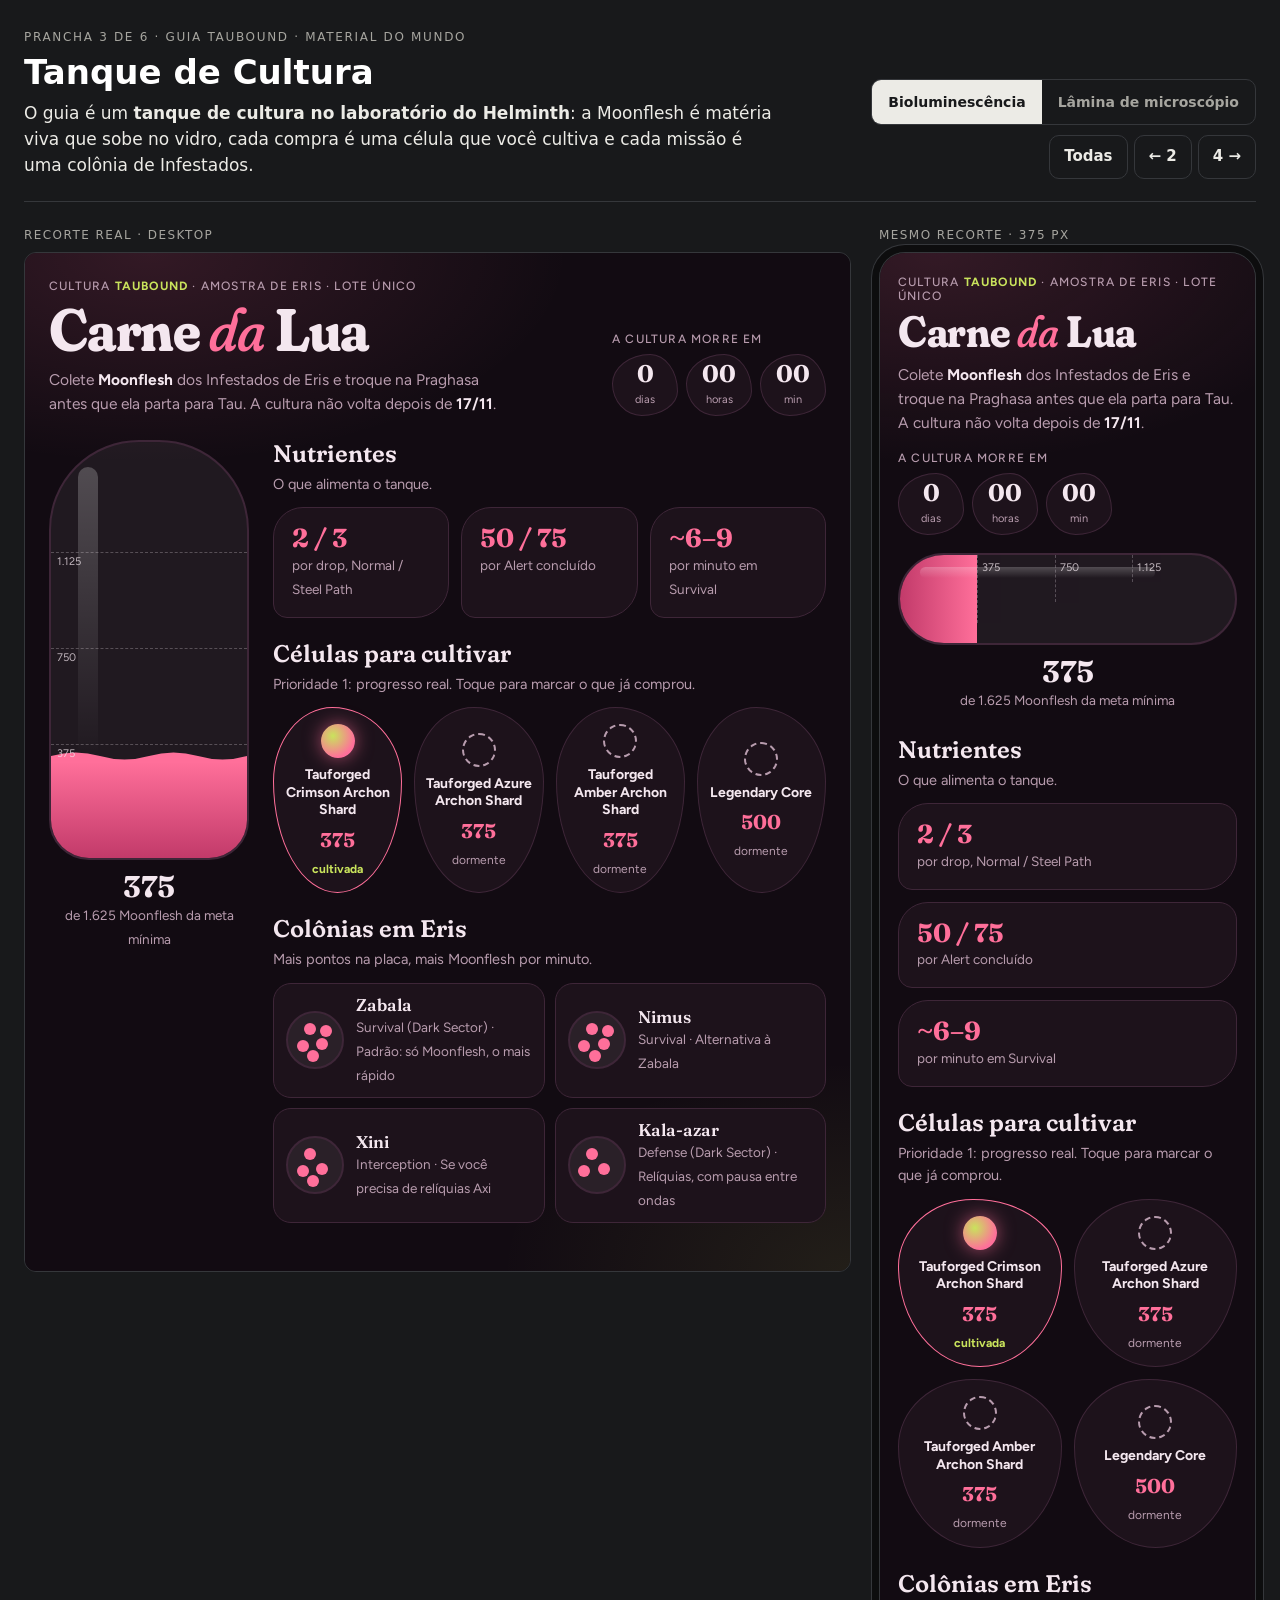
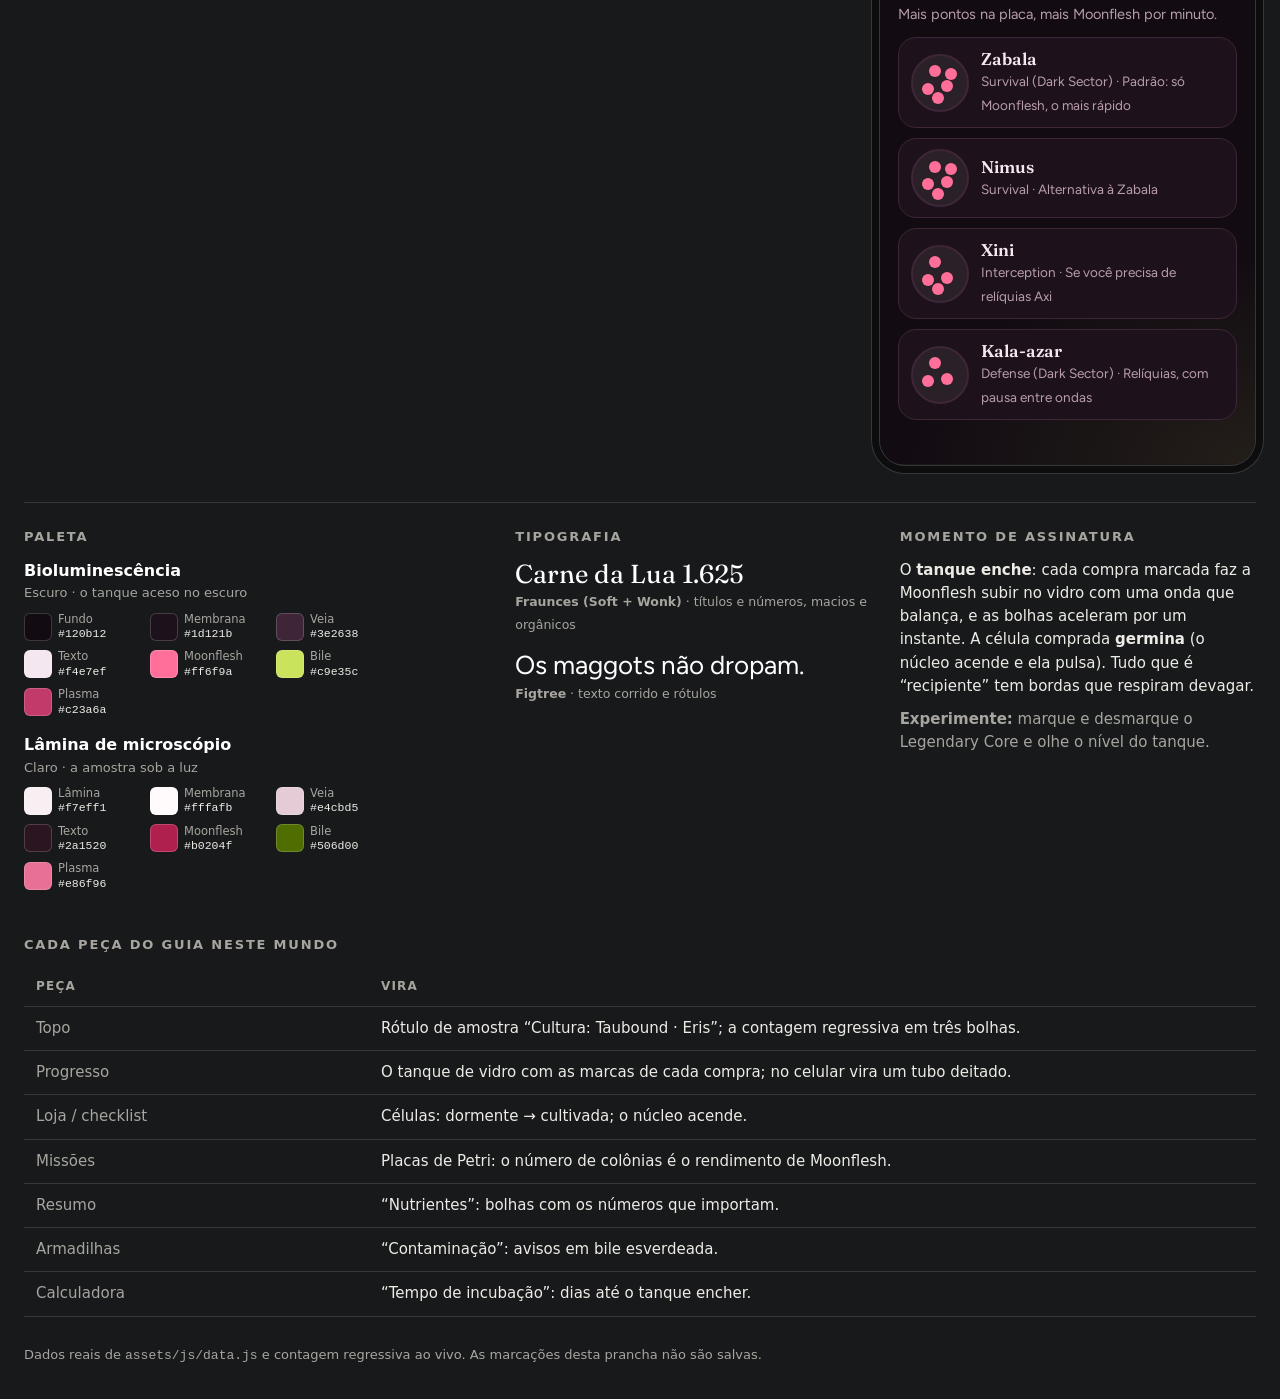
<file: docs/pranchas/conceito-3.html>
<!doctype html>
<html lang="pt-BR">
<head>
<meta charset="utf-8">
<meta name="viewport" content="width=device-width,initial-scale=1">
<title>Prancha 3 · Tanque de Cultura</title>
<link rel="preconnect" href="https://fonts.googleapis.com">
<link href="https://fonts.googleapis.com/css2?family=Fraunces:opsz,wght,SOFT,WONK@9..144,400..800,0..100,0..1&family=Figtree:wght@400;500;700&display=swap" rel="stylesheet">
<link rel="stylesheet" href="prancha.css">
<style>
:root{--bg:#120b12;--cell:#1d121b;--cell2:#28172410;--line:#3e2638;--text:#f4e7ef;--muted:#b89cae;--flesh:#ff6f9a;--flesh2:#c23a6a;--bile:#c9e35c;--vein:#7a2a55;--glass:rgba(255,255,255,.06)}
:root[data-theme="light"]{--bg:#f7eff1;--cell:#fffafb;--line:#e4cbd5;--text:#2a1520;--muted:#6d4f5f;--flesh:#b0204f;--flesh2:#e86f96;--bile:#506d00;--vein:#e8b6c9;--glass:rgba(120,30,70,.05)}
.rc{background:radial-gradient(600px 300px at 15% 0%,color-mix(in srgb,var(--flesh) 14%,transparent),transparent 70%),radial-gradient(500px 300px at 100% 100%,color-mix(in srgb,var(--bile) 9%,transparent),transparent 70%),var(--bg);color:var(--text);font:400 15.5px/1.55 Figtree,sans-serif}
.fl-top{display:flex;justify-content:space-between;align-items:flex-end;flex-wrap:wrap;gap:16px 24px;padding:26px 24px 18px}
.lab{font:500 12px Figtree,sans-serif;letter-spacing:.1em;text-transform:uppercase;color:var(--muted)}
.lab b{color:var(--bile)}
.fl-top h1{font:700 60px/.95 Fraunces,serif;font-variation-settings:"SOFT" 100,"WONK" 1,"opsz" 144;margin:8px 0 10px;letter-spacing:-.01em}
.fl-top h1 em{font-style:italic;color:var(--flesh);font-weight:500}
.fl-top p{margin:0;max-width:46ch;color:var(--muted)}
.fl-top p b{color:var(--text)}
.fl-cd{display:flex;gap:8px;flex-wrap:wrap}
.fl-cd div{display:grid;place-items:center;width:66px;height:62px;background:var(--cell);border:1.5px solid var(--line);border-radius:58% 42% 55% 45%/48% 60% 40% 52%;animation:flmorph 9s ease-in-out infinite alternate}
.fl-cd div:nth-child(2){animation-delay:-3s}.fl-cd div:nth-child(3){animation-delay:-6s}
.fl-cd b{font:700 24px/1 Fraunces,serif;font-variant-numeric:tabular-nums}
.fl-cd small{font-size:11px;color:var(--muted);margin-top:-8px}
@keyframes flmorph{50%{border-radius:42% 58% 45% 55%/58% 42% 60% 40%}100%{border-radius:50% 50% 62% 38%/40% 55% 45% 60%}}
.fl-body{display:grid;grid-template-columns:200px minmax(0,1fr);gap:24px;padding:6px 24px 26px}
.vat{position:relative}
.tube{position:relative;height:420px;border:2px solid var(--line);border-radius:90px 90px 40px 40px;background:var(--glass);overflow:hidden}
.tube::after{content:"";position:absolute;left:14%;top:6%;width:10%;height:70%;border-radius:20px;background:linear-gradient(rgba(255,255,255,.22),transparent);pointer-events:none}
.liq{position:absolute;left:0;right:0;bottom:0;height:calc(var(--p,0)*100%);background:linear-gradient(var(--flesh),var(--flesh2));transition:height 1.2s cubic-bezier(.3,1.4,.4,1)}
.liq svg{position:absolute;left:0;top:-13px;width:200%;height:14px;animation:flwave 3s linear infinite}
.liq svg path{fill:var(--flesh)}
@keyframes flwave{to{transform:translateX(-50%)}}
.bub{position:absolute;bottom:0;border-radius:50%;border:1.5px solid rgba(255,255,255,.5);animation:flbub 4s ease-in infinite;opacity:0}
@keyframes flbub{0%{transform:translateY(0);opacity:0}15%{opacity:.8}100%{transform:translateY(calc(var(--p,0)*-400px));opacity:0}}
.vat[data-boil="1"] .bub{animation-duration:1.1s}
.ticks{position:absolute;inset:0;pointer-events:none}
.ticks span{position:absolute;left:0;right:0;border-top:1px dashed color-mix(in srgb,var(--text) 35%,transparent);font-size:11px;padding-left:6px;color:var(--text);opacity:.75}
.vat-read{margin-top:10px;text-align:center}
.vat-read b{display:block;font:700 30px/1.1 Fraunces,serif}
.vat-read span{font-size:13.5px;color:var(--muted)}
.fl-sec{margin-bottom:22px}
.fl-sec h2{font:600 24px/1.2 Fraunces,serif;font-variation-settings:"SOFT" 100,"WONK" 1;margin:0 0 4px}
.fl-sec>p{margin:0 0 12px;color:var(--muted);font-size:14.5px}
.nutri{display:grid;grid-template-columns:repeat(3,1fr);gap:12px}
.nutri div{background:var(--cell);border:1.5px solid var(--line);padding:16px 18px;border-radius:30px 18px 34px 14px}
.nutri b{display:block;font:700 26px/1.1 Fraunces,serif;color:var(--flesh)}
.nutri span{font-size:13.5px;color:var(--muted)}
.cells{display:grid;grid-template-columns:repeat(4,1fr);gap:12px}
.cellb{position:relative;display:flex;flex-direction:column;align-items:center;gap:8px;padding:16px 10px 14px;background:var(--cell);border:1.5px solid var(--line);border-radius:46% 54% 50% 50%/40% 40% 60% 60%;color:inherit;font:inherit;text-align:center;cursor:pointer;min-height:180px;justify-content:center;transition:border-color .3s}
.cellb:hover{border-color:var(--flesh2)}
.cellb .nuc{width:34px;height:34px;border-radius:50%;border:2px dashed var(--muted);transition:all .5s}
.cellb .nm{font-weight:700;font-size:14px;line-height:1.25}
.cellb .cs{font:700 20px Fraunces,serif;color:var(--flesh)}
.cellb .st{font-size:12px;color:var(--muted)}
.cellb .st::after{content:"dormente"}
.cellb[data-on="1"]{border-color:var(--flesh)}
.cellb[data-on="1"] .nuc{border:0;background:radial-gradient(circle at 35% 35%,var(--bile),var(--flesh) 70%);box-shadow:0 0 18px color-mix(in srgb,var(--flesh) 60%,transparent)}
.cellb[data-on="1"] .st{color:var(--bile);font-weight:700}
.cellb[data-on="1"] .st::after{content:"cultivada"}
.cellb[data-on="1"][data-just="1"]{animation:flpop .7s cubic-bezier(.3,1.6,.5,1)}
@keyframes flpop{0%{transform:scale(.9)}50%{transform:scale(1.07,.95)}100%{transform:none}}
.colonies{display:grid;grid-template-columns:repeat(2,1fr);gap:10px}
.col{display:grid;grid-template-columns:58px 1fr;gap:12px;align-items:center;padding:10px 12px;background:var(--cell);border:1.5px solid var(--line);border-radius:18px}
.dish{position:relative;width:58px;height:58px;border-radius:50%;border:2px solid var(--line);background:var(--glass)}
.dish i{position:absolute;width:12px;height:12px;border-radius:50%;background:var(--flesh)}
.col b{display:block;font:600 17px Fraunces,serif}
.col span{font-size:13.5px;color:var(--muted)}
@container rc (max-width:640px){
  .fl-top{padding:22px 18px 14px}
  .fl-top h1{font-size:44px}
  .fl-body{grid-template-columns:1fr;padding:4px 18px 22px}
  .tube{height:92px;border-radius:46px}
  .tube::after{left:6%;top:14%;width:70%;height:12%}
  .liq{top:0;height:auto;width:calc(var(--p,0)*100%);background:linear-gradient(90deg,var(--flesh2),var(--flesh));transition:width 1.2s cubic-bezier(.3,1.4,.4,1)}
  .liq svg{display:none}
  .ticks span{top:0!important;bottom:0;left:var(--x);right:auto;border-top:0;border-left:1px dashed color-mix(in srgb,var(--text) 35%,transparent);padding:4px 0 0 4px}
  @keyframes flbub{0%{transform:translateY(0);opacity:0}20%{opacity:.8}100%{transform:translateY(-70px);opacity:0}}
  .nutri{grid-template-columns:1fr}
  .cells{grid-template-columns:1fr 1fr}
  .cellb{min-height:160px}
  .colonies{grid-template-columns:1fr}
}
</style>
</head>
<body>
<script src="../../assets/js/data.js"></script>
<script src="prancha.js"></script>
<script>
(function () {
  // Colônias pontuadas na placa de Petri: um ponto por estrela de rendimento.
  const DOTS = [[30, 18], [16, 50], [52, 46], [36, 68], [60, 22]];
  PR.init({
    n: 3,
    nome: 'Tanque de Cultura',
    fonte: 'material do mundo',
    frase: 'O guia é um <b>tanque de cultura no laboratório do Helminth</b>: a Moonflesh é matéria viva que sobe no vidro, cada compra é uma célula que você cultiva e cada missão é uma colônia de Infestados.',
    paletas: {
      dark: { nome: 'Bioluminescência', sub: 'Escuro · o tanque aceso no escuro', cores: [['Fundo', '#120b12'], ['Membrana', '#1d121b'], ['Veia', '#3e2638'], ['Texto', '#f4e7ef'], ['Moonflesh', '#ff6f9a'], ['Bile', '#c9e35c'], ['Plasma', '#c23a6a']] },
      light: { nome: 'Lâmina de microscópio', sub: 'Claro · a amostra sob a luz', cores: [['Lâmina', '#f7eff1'], ['Membrana', '#fffafb'], ['Veia', '#e4cbd5'], ['Texto', '#2a1520'], ['Moonflesh', '#b0204f'], ['Bile', '#506d00'], ['Plasma', '#e86f96']] },
    },
    fontes: [
      { nome: 'Fraunces (Soft + Wonk)', uso: 'títulos e números, macios e orgânicos', css: 'Fraunces', amostra: 'Carne da Lua 1.625' },
      { nome: 'Figtree', uso: 'texto corrido e rótulos', css: 'Figtree', amostra: 'Os maggots não dropam.' },
    ],
    assinatura: 'O <b>tanque enche</b>: cada compra marcada faz a Moonflesh subir no vidro com uma onda que balança, e as bolhas aceleram por um instante. A célula comprada <b>germina</b> (o núcleo acende e ela pulsa). Tudo que é “recipiente” tem bordas que respiram devagar.',
    experimente: 'marque e desmarque o Legendary Core e olhe o nível do tanque.',
    pecas: [
      ['Topo', 'Rótulo de amostra “Cultura: Taubound · Eris”; a contagem regressiva em três bolhas.'],
      ['Progresso', 'O tanque de vidro com as marcas de cada compra; no celular vira um tubo deitado.'],
      ['Loja / checklist', 'Células: dormente → cultivada; o núcleo acende.'],
      ['Missões', 'Placas de Petri: o número de colônias é o rendimento de Moonflesh.'],
      ['Resumo', '“Nutrientes”: bolhas com os números que importam.'],
      ['Armadilhas', '“Contaminação”: avisos em bile esverdeada.'],
      ['Calculadora', '“Tempo de incubação”: dias até o tanque encher.'],
    ],
    render(root, size) {
      const ms = ['Zabala', 'Nimus', 'Xini', 'Kala-azar'].map(PR.mission);
      let acc = 0;
      const ticks = PR.p1().map(i => { acc += i.cost; const p = acc / PR.goal(); return `<span style="bottom:${p * 100}%;--x:${p * 100}%">${PR.fmt(acc)}</span>`; }).join('');
      const bubs = Array.from({ length: 7 }, (_, i) => `<span class="bub" style="left:${10 + i * 12}%;width:${6 + (i % 3) * 4}px;height:${6 + (i % 3) * 4}px;animation-delay:${-i * .6}s"></span>`).join('');
      root.innerHTML = `
      <div class="fl-top"><div><div class="lab">Cultura <b>Taubound</b> · amostra de Eris · lote único</div>
        <h1>Carne <em>da</em> Lua</h1>
        <p>Colete <b>Moonflesh</b> dos Infestados de Eris e troque na Praghasa antes que ela parta para Tau. A cultura não volta depois de <b>17/11</b>.</p></div>
        <div><div class="lab" style="margin-bottom:8px">A cultura morre em</div>
        <div class="fl-cd"><div><b data-c="d"></b><small>dias</small></div><div><b data-c="h"></b><small>horas</small></div><div><b data-c="m"></b><small>min</small></div></div></div></div>
      <div class="fl-body">
        <div class="vat"><div class="tube"><div class="liq"><svg viewBox="0 0 200 14" preserveAspectRatio="none" aria-hidden="true"><path d="M0 7 Q12.5 0 25 7 T50 7 T75 7 T100 7 T125 7 T150 7 T175 7 T200 7 V14 H0Z"/></svg></div>${bubs}<div class="ticks">${ticks}</div></div>
          <div class="vat-read"><b data-v></b><span>de ${PR.fmt(PR.goal())} Moonflesh da meta mínima</span></div></div>
        <div>
          <section class="fl-sec"><h2>Nutrientes</h2><p>O que alimenta o tanque.</p>
            <div class="nutri"><div><b>2 / 3</b><span>por drop, Normal / Steel Path</span></div><div><b>50 / 75</b><span>por Alert concluído</span></div><div><b>~6–9</b><span>por minuto em Survival</span></div></div></section>
          <section class="fl-sec"><h2>Células para cultivar</h2><p>Prioridade 1: progresso real. Toque para marcar o que já comprou.</p>
            <div class="cells">${PR.p1().map(i => `<button class="cellb" type="button" data-item="${i.id}"><span class="nuc"></span>
              <span class="nm">${i.name}</span><span class="cs">${i.cost}</span><span class="st"></span></button>`).join('')}</div></section>
          <section class="fl-sec"><h2>Colônias em Eris</h2><p>Mais pontos na placa, mais Moonflesh por minuto.</p>
            <div class="colonies">${ms.map(m => `<div class="col"><span class="dish" aria-label="${m.rating} de 5">${DOTS.slice(0, m.rating).map(([x, y]) => `<i style="left:${x}%;top:${y}%"></i>`).join('')}</span>
              <div><b>${m.node}</b><span>${m.type} · ${m.when}</span></div></div>`).join('')}</div></section>
        </div>
      </div>`;
    },
    update(root, just) {
      const vat = root.querySelector('.vat');
      vat.style.setProperty('--p', PR.pct());
      root.querySelector('[data-v]').textContent = PR.fmt(PR.got());
      if (just) { vat.dataset.boil = '1'; clearTimeout(vat._b); vat._b = setTimeout(() => vat.dataset.boil = '0', 1600); }
    },
    tick(root, c) {
      root.querySelector('[data-c=d]').textContent = c.d;
      root.querySelector('[data-c=h]').textContent = PR.pad(c.h);
      root.querySelector('[data-c=m]').textContent = PR.pad(c.m);
    },
  });
})();
</script>
</body>
</html>
</file>
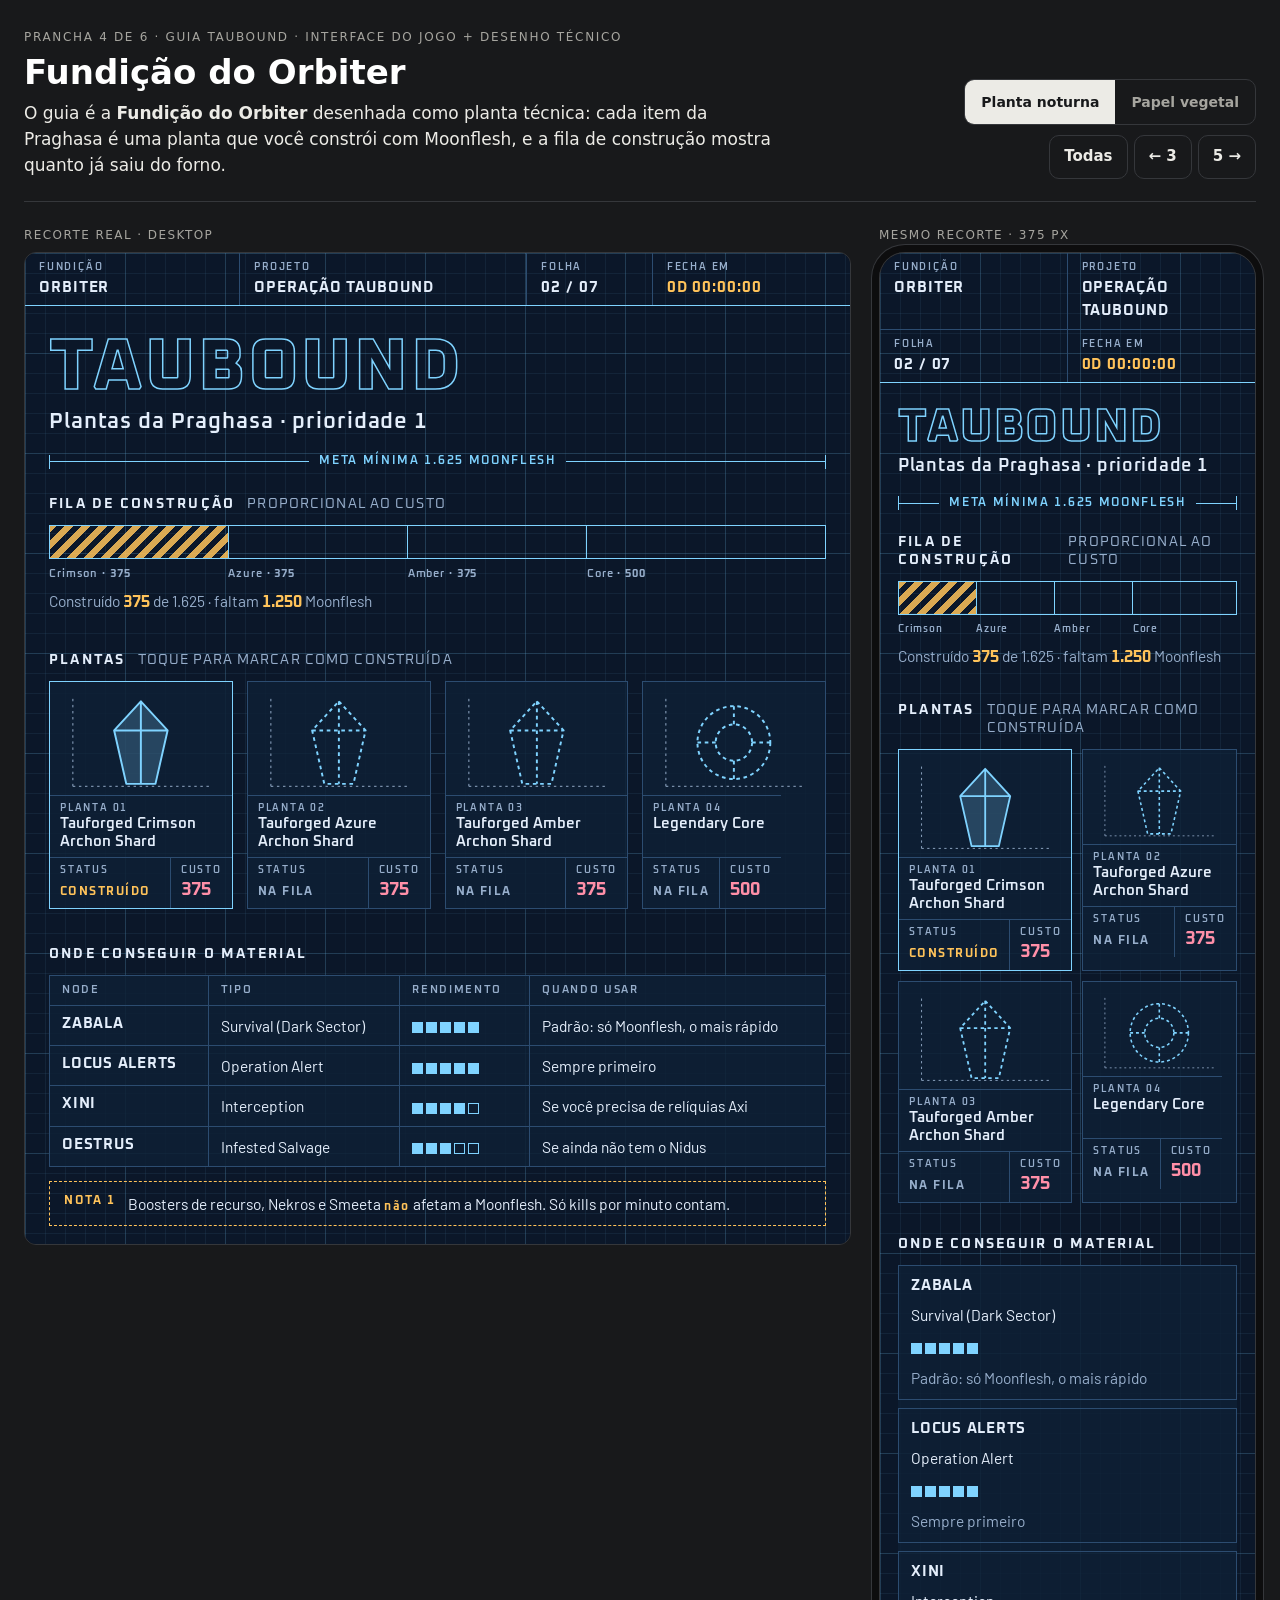
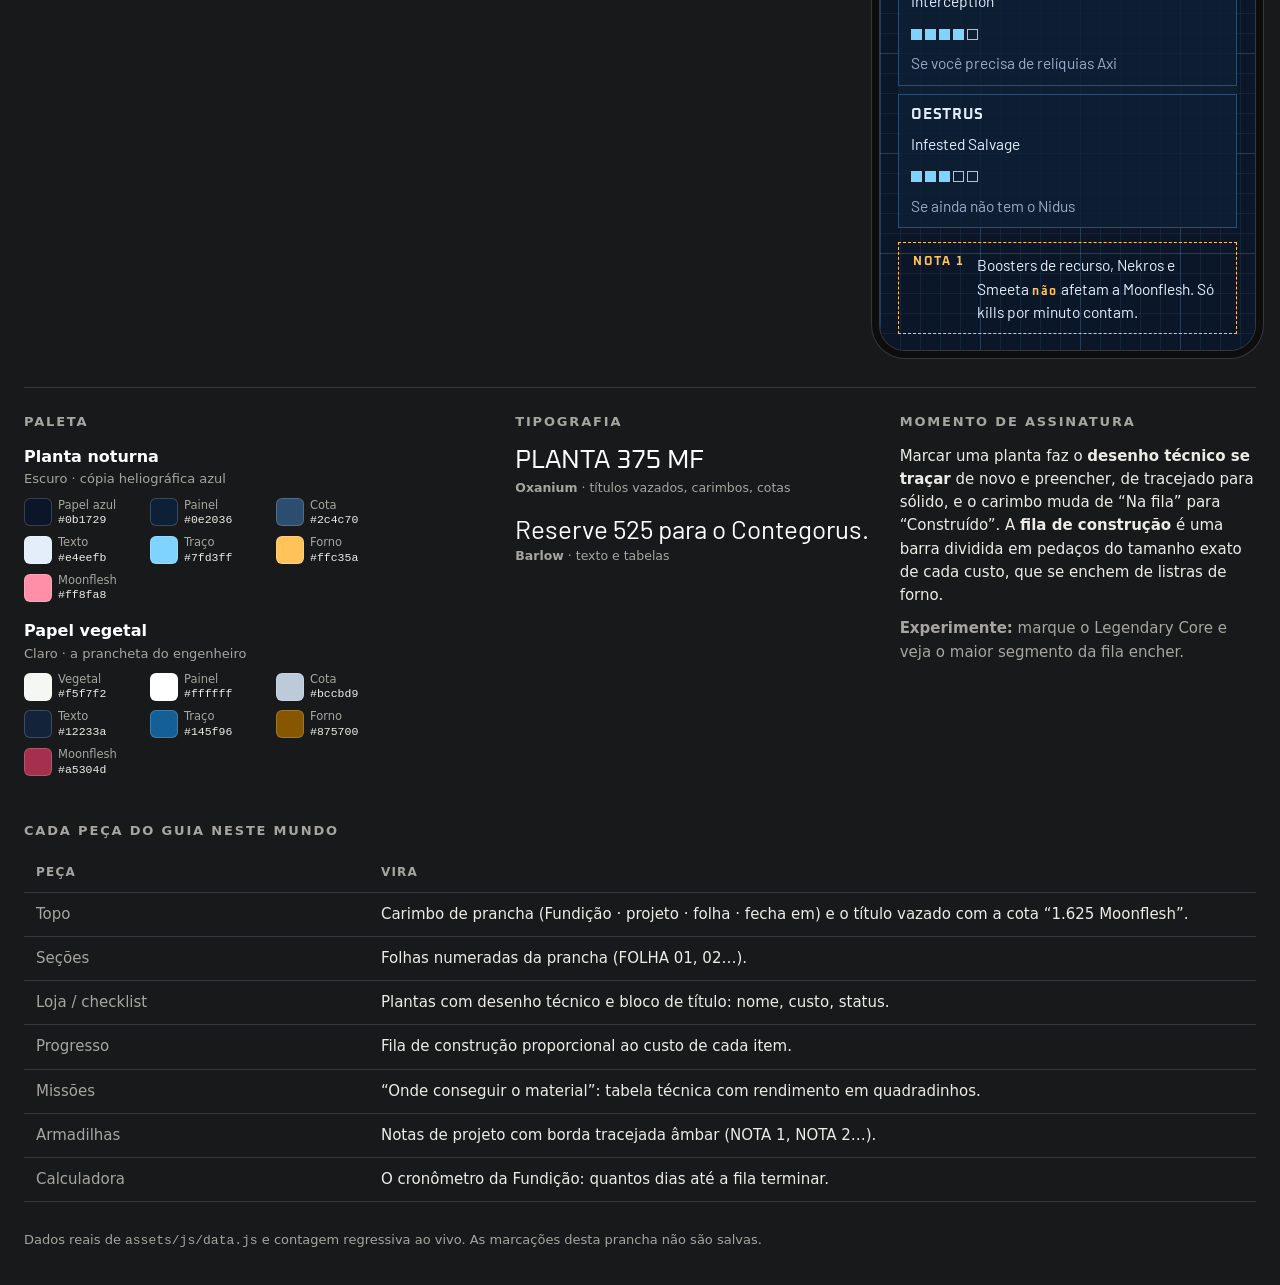
<file: docs/pranchas/conceito-4.html>
<!doctype html>
<html lang="pt-BR">
<head>
<meta charset="utf-8">
<meta name="viewport" content="width=device-width,initial-scale=1">
<title>Prancha 4 · Fundição</title>
<link rel="preconnect" href="https://fonts.googleapis.com">
<link href="https://fonts.googleapis.com/css2?family=Oxanium:wght@400;600;700;800&family=Barlow:wght@400;500;600&display=swap" rel="stylesheet">
<link rel="stylesheet" href="prancha.css">
<style>
:root{--bg:#0b1729;--grid:rgba(127,211,255,.07);--grid2:rgba(127,211,255,.14);--panel:rgba(14,32,54,.85);--line:#2c4c70;--text:#e4eefb;--muted:#97aecb;--ink:#7fd3ff;--amber:#ffc35a;--flesh:#ff8fa8;--solid:rgba(127,211,255,.22)}
:root[data-theme="light"]{--bg:#f5f7f2;--grid:rgba(20,95,150,.06);--grid2:rgba(20,95,150,.13);--panel:rgba(255,255,255,.9);--line:#bccbd9;--text:#12233a;--muted:#4a5c71;--ink:#145f96;--amber:#875700;--flesh:#a5304d;--solid:rgba(20,95,150,.14)}
.rc{background:linear-gradient(var(--grid2) 1px,transparent 1px) 0 0/100px 100px,linear-gradient(90deg,var(--grid2) 1px,transparent 1px) 0 0/100px 100px,linear-gradient(var(--grid) 1px,transparent 1px) 0 0/20px 20px,linear-gradient(90deg,var(--grid) 1px,transparent 1px) 0 0/20px 20px,var(--bg);color:var(--text);font:400 15.5px/1.5 Barlow,sans-serif}
.tb{display:grid;grid-template-columns:1.2fr 1.6fr .7fr 1.1fr;border-bottom:1.5px solid var(--ink)}
.tb>div{padding:8px 14px;border-right:1px solid var(--line)}
.tb>div:last-child{border-right:0}
.lb{display:block;font:600 10px Oxanium,sans-serif;letter-spacing:.18em;text-transform:uppercase;color:var(--muted)}
.tb b{font:700 15px Oxanium,sans-serif;letter-spacing:.06em;text-transform:uppercase}
.tb [data-cd]{color:var(--amber);font-variant-numeric:tabular-nums}
.fd-head{padding:26px 24px 8px}
.fd-head h1{font:800 72px/1 Oxanium,sans-serif;letter-spacing:.04em;margin:0;color:transparent;-webkit-text-stroke:1.5px var(--ink);text-transform:uppercase}
.fd-head h2{font:600 22px Oxanium,sans-serif;margin:4px 0 0;letter-spacing:.04em}
.dim{position:relative;display:flex;align-items:center;gap:10px;margin:18px 0 0;color:var(--ink);font:600 12px Oxanium,sans-serif;letter-spacing:.14em}
.dim::before,.dim::after{content:"";flex:1;height:0;border-top:1px solid var(--ink)}
.dim i{position:absolute;top:50%;width:1px;height:14px;margin-top:-7px;background:var(--ink)}
.dim i:first-child{left:0}.dim i:last-of-type{right:0}
.fd-sec{padding:18px 24px}
.fd-sec h3{display:flex;align-items:baseline;gap:12px;margin:0 0 12px;font:700 14px Oxanium,sans-serif;letter-spacing:.16em;text-transform:uppercase}
.fd-sec h3 span{font-weight:400;color:var(--muted);letter-spacing:.08em}
.queue{display:flex;height:34px;border:1.5px solid var(--ink);margin-bottom:6px}
.qs{position:relative;flex:var(--w) 1 0;border-right:1px solid var(--ink);overflow:hidden}
.qs:last-child{border-right:0}
.qs::before{content:"";position:absolute;inset:0;background:repeating-linear-gradient(-45deg,var(--amber) 0 6px,transparent 6px 12px);transform:scaleX(0);transform-origin:left;transition:transform .8s ease-out;opacity:.85}
.qs[data-on="1"]::before{transform:scaleX(1)}
.qlab{display:flex}
.qlab span{flex:var(--w) 1 0;font:600 11px Oxanium,sans-serif;letter-spacing:.08em;color:var(--muted);padding-top:2px;overflow:hidden;white-space:nowrap;text-overflow:ellipsis}
.qsum{margin:8px 0 0;color:var(--muted)}
.qsum b{color:var(--amber);font-family:Oxanium,sans-serif}
.plans{display:grid;grid-template-columns:repeat(4,1fr);gap:14px}
.plan{display:flex;flex-direction:column;padding:0;background:var(--panel);border:1.5px solid var(--line);color:inherit;font:inherit;text-align:left;cursor:pointer;transition:border-color .3s}
.plan:hover{border-color:var(--ink)}
.plan svg{display:block;width:100%;height:auto;padding:12px 18px 4px}
.plan svg .w{fill:transparent;stroke:var(--ink);stroke-width:1.6;stroke-linejoin:round;stroke-dasharray:3 3;transition:fill .6s .5s}
.plan svg .c{fill:none;stroke:var(--muted);stroke-width:.8;stroke-dasharray:2 3}
.plan .ttl{display:grid;grid-template-columns:1fr auto;border-top:1.5px solid var(--line)}
.plan .ttl>span{padding:6px 10px;border-right:1px solid var(--line)}
.plan .ttl>span:last-child{border-right:0}
.plan .ttl .full{grid-column:1/-1;border-right:0;border-bottom:1px solid var(--line)}
.plan .nm{display:block;font:600 14.5px/1.25 Oxanium,sans-serif;min-height:2.5em}
.plan .cs{font:700 18px Oxanium,sans-serif;color:var(--flesh)}
.plan .st{font:700 12px Oxanium,sans-serif;letter-spacing:.12em;text-transform:uppercase;color:var(--muted)}
.plan .st::after{content:"Na fila"}
.plan[data-on="1"]{border-color:var(--ink)}
.plan[data-on="1"] svg .w{fill:var(--solid);stroke-dasharray:none}
.plan[data-on="1"] .st{color:var(--amber)}
.plan[data-on="1"] .st::after{content:"Construído"}
.plan[data-on="1"][data-just="1"] svg .w{stroke-dasharray:300;animation:fddraw .7s ease-out}
@keyframes fddraw{from{stroke-dashoffset:300}to{stroke-dashoffset:0}}
.mat{width:100%;border-collapse:collapse;background:var(--panel)}
.mat th,.mat td{border:1px solid var(--line);padding:8px 12px;text-align:left;vertical-align:top}
.mat th{font:600 10.5px Oxanium,sans-serif;letter-spacing:.16em;text-transform:uppercase;color:var(--muted)}
.mat td:first-child{font:700 15px Oxanium,sans-serif;text-transform:uppercase;letter-spacing:.05em}
.yld{display:inline-flex;gap:3px;vertical-align:middle}
.yld i{width:11px;height:11px;border:1.5px solid var(--ink)}
.yld i.on{background:var(--ink)}
.note{display:grid;grid-template-columns:auto 1fr;gap:12px;align-items:start;margin-top:14px;padding:10px 14px;border:1.5px dashed var(--amber);color:var(--text)}
.note b{font:700 12px Oxanium,sans-serif;letter-spacing:.14em;color:var(--amber);padding-top:2px}
@container rc (max-width:640px){
  .tb{grid-template-columns:1fr 1fr}
  .tb>div:nth-child(2){border-right:0}
  .tb>div:nth-child(-n+2){border-bottom:1px solid var(--line)}
  .fd-head{padding:22px 18px 6px}
  .fd-head h1{font-size:46px}
  .fd-head h2{font-size:18px}
  .fd-sec{padding:16px 18px}
  .plans{grid-template-columns:1fr 1fr;gap:10px}
  .qlab span{font-size:10px}
  .qlab b{display:none}
  .mat thead{display:none}
  .mat,.mat tbody,.mat tr,.mat td{display:block;width:100%}
  .mat tr{border:1px solid var(--line);margin-bottom:8px}
  .mat td{border:0;padding:4px 12px}
  .mat td:first-child{padding-top:10px}
  .mat td:last-child{padding-bottom:10px;color:var(--muted)}
}
</style>
</head>
<body>
<script src="../../assets/js/data.js"></script>
<script src="prancha.js"></script>
<script>
(function () {
  // Desenhos técnicos simples de cada planta (viewBox 120×80).
  const shard = '<path class="w" d="M60 6 L82 30 L72 74 L48 74 L38 30 Z M60 6 L60 74 M38 30 L82 30"/>';
  const ART = {
    crim: shard, azure: shard, amber: shard,
    core: '<circle class="w" cx="60" cy="40" r="30"/><circle class="w" cx="60" cy="40" r="15"/><path class="w" d="M60 10 V25 M60 55 V70 M30 40 H45 M75 40 H90"/>',
  };
  const SHORT = { crim: 'Crimson', azure: 'Azure', amber: 'Amber', core: 'Core' };

  PR.init({
    n: 4,
    nome: 'Fundição do Orbiter',
    fonte: 'interface do jogo + desenho técnico',
    frase: 'O guia é a <b>Fundição do Orbiter</b> desenhada como planta técnica: cada item da Praghasa é uma planta que você constrói com Moonflesh, e a fila de construção mostra quanto já saiu do forno.',
    paletas: {
      dark: { nome: 'Planta noturna', sub: 'Escuro · cópia heliográfica azul', cores: [['Papel azul', '#0b1729'], ['Painel', '#0e2036'], ['Cota', '#2c4c70'], ['Texto', '#e4eefb'], ['Traço', '#7fd3ff'], ['Forno', '#ffc35a'], ['Moonflesh', '#ff8fa8']] },
      light: { nome: 'Papel vegetal', sub: 'Claro · a prancheta do engenheiro', cores: [['Vegetal', '#f5f7f2'], ['Painel', '#ffffff'], ['Cota', '#bccbd9'], ['Texto', '#12233a'], ['Traço', '#145f96'], ['Forno', '#875700'], ['Moonflesh', '#a5304d']] },
    },
    fontes: [
      { nome: 'Oxanium', uso: 'títulos vazados, carimbos, cotas', css: 'Oxanium', amostra: 'PLANTA 375 MF' },
      { nome: 'Barlow', uso: 'texto e tabelas', css: 'Barlow', amostra: 'Reserve 525 para o Contegorus.' },
    ],
    assinatura: 'Marcar uma planta faz o <b>desenho técnico se traçar</b> de novo e preencher, de tracejado para sólido, e o carimbo muda de “Na fila” para “Construído”. A <b>fila de construção</b> é uma barra dividida em pedaços do tamanho exato de cada custo, que se enchem de listras de forno.',
    experimente: 'marque o Legendary Core e veja o maior segmento da fila encher.',
    pecas: [
      ['Topo', 'Carimbo de prancha (Fundição · projeto · folha · fecha em) e o título vazado com a cota “1.625 Moonflesh”.'],
      ['Seções', 'Folhas numeradas da prancha (FOLHA 01, 02…).'],
      ['Loja / checklist', 'Plantas com desenho técnico e bloco de título: nome, custo, status.'],
      ['Progresso', 'Fila de construção proporcional ao custo de cada item.'],
      ['Missões', '“Onde conseguir o material”: tabela técnica com rendimento em quadradinhos.'],
      ['Armadilhas', 'Notas de projeto com borda tracejada âmbar (NOTA 1, NOTA 2…).'],
      ['Calculadora', 'O cronômetro da Fundição: quantos dias até a fila terminar.'],
    ],
    render(root) {
      const p1 = PR.p1();
      const ms = ['Zabala', 'Locus Alerts', 'Xini', 'Oestrus'].map(PR.mission);
      root.innerHTML = `
      <div class="tb"><div><span class="lb">Fundição</span><b>Orbiter</b></div><div><span class="lb">Projeto</span><b>Operação Taubound</b></div>
        <div><span class="lb">Folha</span><b>02 / 07</b></div><div><span class="lb">Fecha em</span><b data-cd></b></div></div>
      <div class="fd-head"><h1>Taubound</h1><h2>Plantas da Praghasa · prioridade 1</h2>
        <div class="dim"><i></i>META MÍNIMA ${PR.fmt(PR.goal())} MOONFLESH<i></i></div></div>
      <section class="fd-sec"><h3>Fila de construção <span>proporcional ao custo</span></h3>
        <div class="queue">${p1.map(i => `<span class="qs" data-item="${i.id}" style="--w:${i.cost}"></span>`).join('')}</div>
        <div class="qlab">${p1.map(i => `<span style="--w:${i.cost}">${SHORT[i.id]}<b> · ${i.cost}</b></span>`).join('')}</div>
        <p class="qsum"></p></section>
      <section class="fd-sec"><h3>Plantas <span>toque para marcar como construída</span></h3>
        <div class="plans">${p1.map((i, n) => `<button class="plan" type="button" data-item="${i.id}">
          <svg viewBox="0 0 120 80" aria-hidden="true"><path class="c" d="M4 76 H116 M4 4 V76"/>${ART[i.id]}</svg>
          <span class="ttl"><span class="full"><span class="lb">Planta ${String(n + 1).padStart(2, '0')}</span><span class="nm">${i.name}</span></span>
          <span><span class="lb">Status</span><span class="st"></span></span><span><span class="lb">Custo</span><span class="cs">${i.cost}</span></span></span></button>`).join('')}</div></section>
      <section class="fd-sec"><h3>Onde conseguir o material</h3>
        <table class="mat"><thead><tr><th>Node</th><th>Tipo</th><th>Rendimento</th><th>Quando usar</th></tr></thead><tbody>${ms.map(m => `
          <tr><td>${m.node}</td><td>${m.type}</td><td><span class="yld" aria-label="${m.rating} de 5">${[1, 2, 3, 4, 5].map(k => `<i class="${k <= m.rating ? 'on' : ''}"></i>`).join('')}</span></td><td>${m.when}</td></tr>`).join('')}</tbody></table>
        <div class="note"><b>NOTA 1</b><span>Boosters de recurso, Nekros e Smeeta <b>não</b> afetam a Moonflesh. Só kills por minuto contam.</span></div></section>`;
    },
    update(root) {
      root.querySelector('.qsum').innerHTML = PR.left() ? `Construído <b>${PR.fmt(PR.got())}</b> de ${PR.fmt(PR.goal())} · faltam <b>${PR.fmt(PR.left())}</b> Moonflesh` : '<b>Fila concluída.</b> Todas as plantas da prioridade 1 saíram do forno.';
    },
    tick(root, c) {
      root.querySelector('[data-cd]').textContent = `${c.d}d ${PR.pad(c.h)}:${PR.pad(c.m)}:${PR.pad(c.s)}`;
    },
  });
})();
</script>
</body>
</html>
</file>
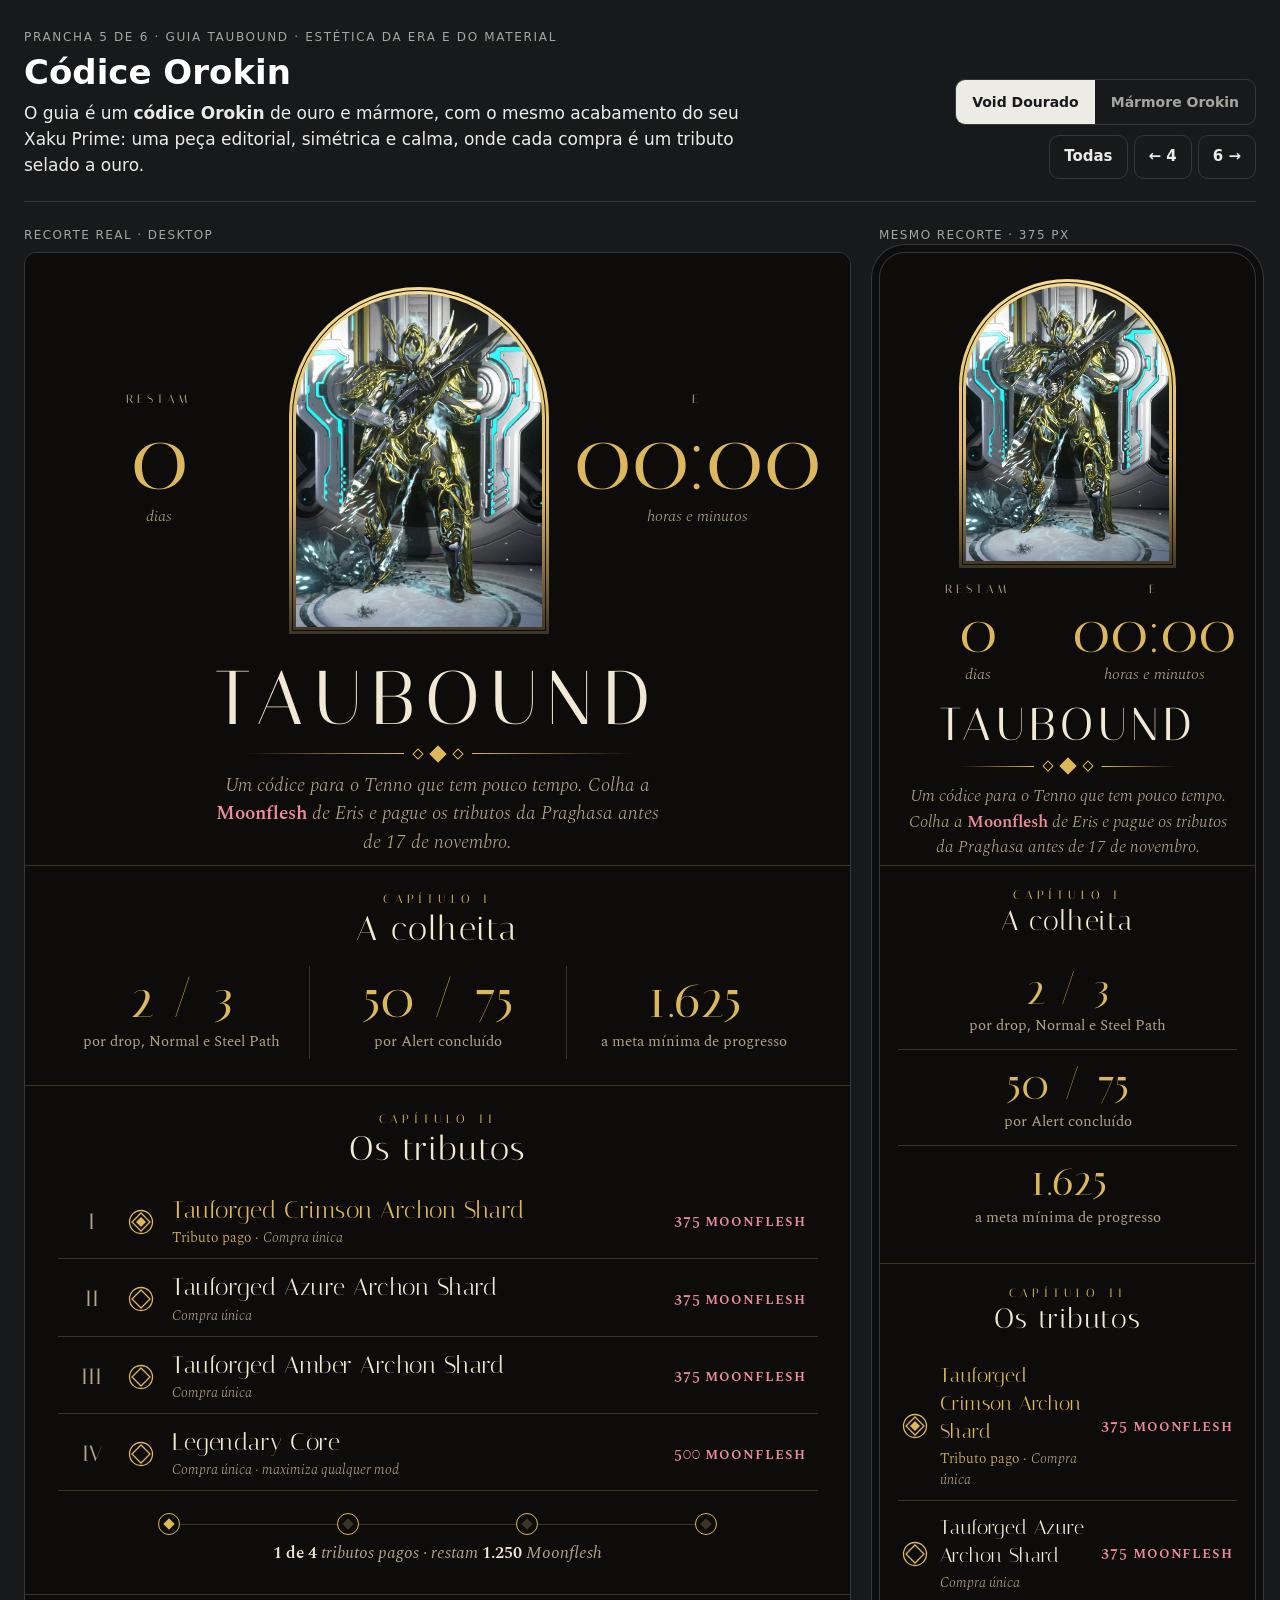
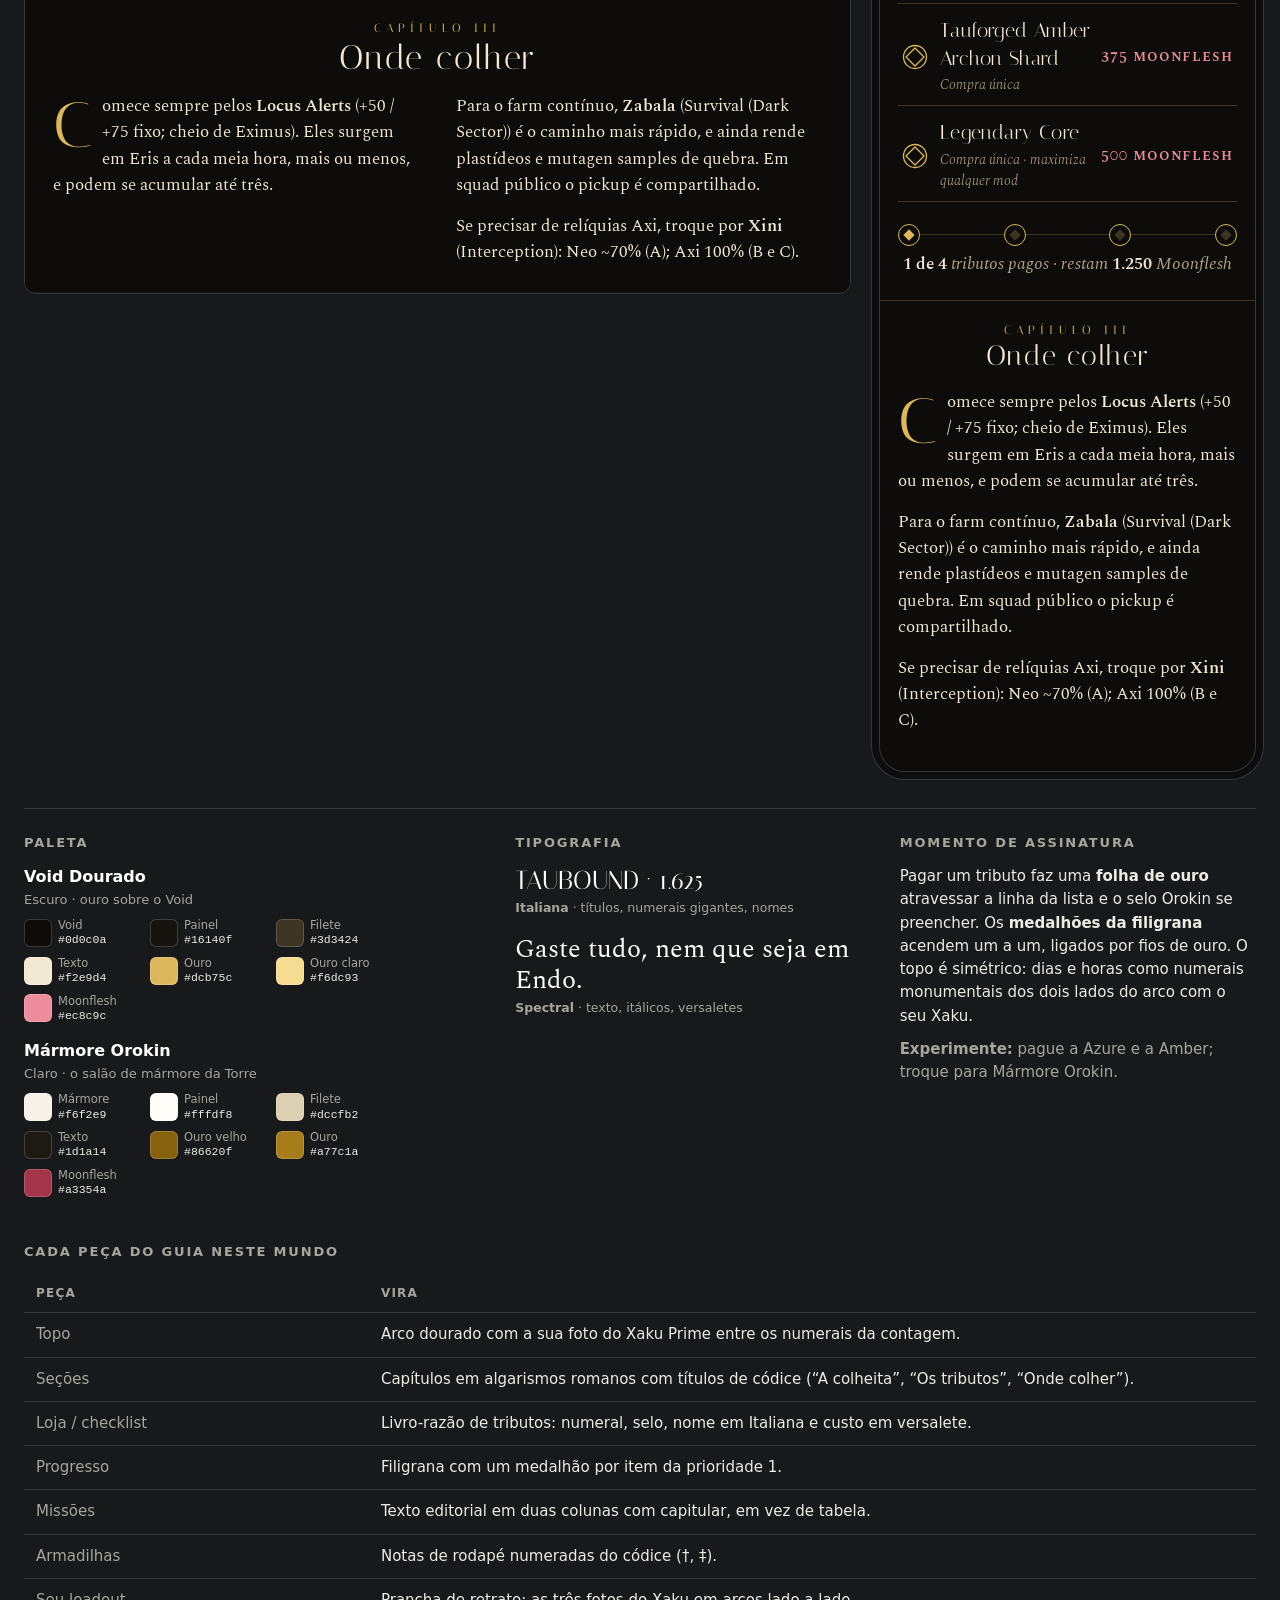
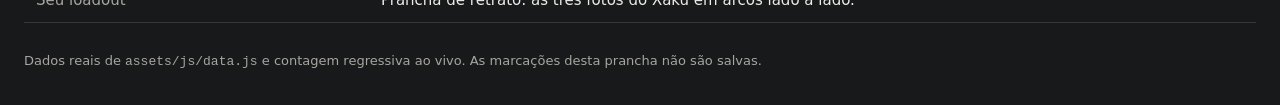
<file: docs/pranchas/conceito-5.html>
<!doctype html>
<html lang="pt-BR">
<head>
<meta charset="utf-8">
<meta name="viewport" content="width=device-width,initial-scale=1">
<title>Prancha 5 · Códice Orokin</title>
<link rel="preconnect" href="https://fonts.googleapis.com">
<link href="https://fonts.googleapis.com/css2?family=Italiana&family=Spectral:ital,wght@0,300;0,400;0,600;1,300;1,400&display=swap" rel="stylesheet">
<link rel="stylesheet" href="prancha.css">
<style>
:root{--bg:#0d0c0a;--panel:#16140f;--line:#3d3424;--text:#f2e9d4;--muted:#b3a586;--gold:#dcb75c;--gold2:#f6dc93;--void:#8fe3dc;--flesh:#ec8c9c}
:root[data-theme="light"]{--bg:#f6f2e9;--panel:#fffdf8;--line:#dccfb2;--text:#1d1a14;--muted:#5c5341;--gold:#86620f;--gold2:#a77c1a;--void:#0d6a63;--flesh:#a3354a}
.rc{background:var(--bg);color:var(--text);font:400 16.5px/1.6 Spectral,serif}
.ok-hero{display:grid;grid-template-columns:1fr minmax(200px,260px) 1fr;align-items:center;gap:24px;padding:34px 28px 10px;text-align:center}
.arch{position:relative;aspect-ratio:3/4;border-radius:999px 999px 6px 6px;padding:7px;background:linear-gradient(180deg,var(--gold2),var(--gold) 60%,var(--line))}
.arch::before{content:"";position:absolute;inset:3px;border-radius:inherit;border:1px solid var(--bg);pointer-events:none;z-index:1}
.arch img{display:block;width:100%;height:100%;object-fit:cover;object-position:50% 18%;border-radius:999px 999px 2px 2px}
.ok-side .big{display:block;font:400 92px/1 Italiana,serif;color:var(--gold);font-variant-numeric:tabular-nums}
.ok-side small{display:block;font:italic 300 16px Spectral,serif;color:var(--muted)}
.ok-side .cap{font:400 12px Italiana,serif;letter-spacing:.34em;text-transform:uppercase;color:var(--muted);margin-bottom:6px}
.ok-title{text-align:center;padding:16px 28px 8px}
.ok-title h1{font:400 76px/1 Italiana,serif;letter-spacing:.14em;margin:0;text-transform:uppercase}
.orn{display:flex;align-items:center;justify-content:center;gap:10px;color:var(--gold);margin:12px auto}
.orn::before,.orn::after{content:"";width:min(160px,22%);height:1px;background:linear-gradient(90deg,transparent,var(--gold))}
.orn::after{transform:scaleX(-1)}
.orn i{width:8px;height:8px;border:1px solid var(--gold);transform:rotate(45deg)}
.orn i:nth-child(2){width:12px;height:12px;background:var(--gold)}
.ok-title p{font:italic 300 19px/1.5 Spectral,serif;max-width:46ch;margin:0 auto;color:var(--muted)}
.ok-title p b{font-style:normal;font-weight:600;color:var(--flesh)}
.chap{padding:26px 28px;border-top:1px solid var(--line)}
.chap-h{text-align:center;margin-bottom:18px}
.chap-h span{display:block;font:400 12px Italiana,serif;letter-spacing:.4em;text-transform:uppercase;color:var(--gold)}
.chap-h h2{font:400 34px/1.1 Italiana,serif;letter-spacing:.06em;margin:4px 0 0}
.nums{display:grid;grid-template-columns:repeat(3,1fr)}
.nums div{text-align:center;padding:4px 18px;border-left:1px solid var(--line)}
.nums div:first-child{border-left:0}
.nums b{display:block;font:400 54px/1.1 Italiana,serif;color:var(--gold)}
.nums span{font-size:15px;color:var(--muted)}
.ledger{max-width:760px;margin:0 auto;display:grid;gap:4px}
.row{position:relative;display:grid;grid-template-columns:44px 30px minmax(0,1fr) auto;gap:14px;align-items:center;width:100%;min-height:56px;padding:10px 12px;background:transparent;border:0;border-bottom:1px solid var(--line);color:inherit;font:inherit;text-align:left;cursor:pointer;overflow:hidden}
.row:hover{background:var(--panel)}
.row .rn{font:400 22px Italiana,serif;color:var(--muted);text-align:center}
.glyph{width:26px;height:26px}
.glyph circle,.glyph path{fill:none;stroke:var(--gold);stroke-width:1.3}
.glyph .fill{fill:var(--gold);stroke:none;transform:scale(0);transform-origin:13px 13px;transition:transform .5s cubic-bezier(.3,1.5,.5,1)}
.row .nm{font:400 24px/1.2 Italiana,serif;letter-spacing:.02em}
.row .nt{display:block;font:italic 300 14px Spectral,serif;color:var(--muted)}
.row .cs{font:600 15px Spectral,serif;font-variant:small-caps;letter-spacing:.06em;color:var(--flesh);white-space:nowrap}
.row[data-on="1"] .glyph .fill{transform:scale(1)}
.row[data-on="1"] .nm{color:var(--gold)}
.row[data-on="1"] .nt::before{content:"Tributo pago · ";font-style:normal;color:var(--gold)}
.row::after{content:"";position:absolute;inset:0;background:linear-gradient(100deg,transparent 30%,color-mix(in srgb,var(--gold2) 45%,transparent) 48%,transparent 66%);transform:translateX(-110%);pointer-events:none}
.row[data-on="1"][data-just="1"]::after{animation:oksheen 1.1s ease-out}
@keyframes oksheen{to{transform:translateX(110%)}}
.fili{display:flex;align-items:center;max-width:560px;margin:22px auto 6px}
.fili .seg{flex:1;height:1px;background:var(--line);position:relative}
.fili .seg::after{content:"";position:absolute;inset:0;background:var(--gold);transform:scaleX(0);transform-origin:left;transition:transform .6s}
.fili .seg.on::after{transform:scaleX(1)}
.fili .med{width:22px;height:22px;flex:none;border:1px solid var(--gold);border-radius:50%;display:grid;place-items:center}
.fili .med::after{content:"";width:8px;height:8px;transform:rotate(45deg);background:var(--line);transition:background .5s}
.fili .med.on::after{background:var(--gold)}
.ok-left{text-align:center;font-style:italic;color:var(--muted);margin:6px 0 0}
.ok-left b{font-style:normal;color:var(--text);font-weight:600}
.cols{columns:2;column-gap:36px;max-width:820px;margin:0 auto}
.cols p{margin:0 0 14px;break-inside:avoid}
.cols p:first-child::first-letter{float:left;font:400 64px/.8 Italiana,serif;color:var(--gold);margin:6px 10px 0 0}
.cols b{font-weight:600}
@container rc (max-width:640px){
  .ok-hero{grid-template-columns:1fr 1fr;gap:14px;padding:26px 18px 4px}
  .ok-hero .arch{grid-column:1/-1;grid-row:1;width:64%;margin:0 auto}
  .ok-side .big{font-size:60px}
  .ok-title{padding:12px 18px 4px}
  .ok-title h1{font-size:46px;letter-spacing:.1em}
  .ok-title p{font-size:17px}
  .chap{padding:22px 18px}
  .chap-h h2{font-size:28px}
  .nums{grid-template-columns:1fr}
  .nums div{border-left:0;border-top:1px solid var(--line);padding:10px 0}
  .nums div:first-child{border-top:0}
  .nums b{font-size:44px}
  .row{grid-template-columns:28px minmax(0,1fr) auto;gap:10px;padding:10px 4px}
  .row .rn{display:none}
  .row .nm{font-size:20px}
  .cols{columns:1}
}
</style>
</head>
<body>
<script src="../../assets/js/data.js"></script>
<script src="prancha.js"></script>
<script>
(function () {
  const ROMAN = ['I', 'II', 'III', 'IV', 'V'];
  PR.init({
    n: 5,
    nome: 'Códice Orokin',
    fonte: 'estética da era e do material',
    frase: 'O guia é um <b>códice Orokin</b> de ouro e mármore, com o mesmo acabamento do seu Xaku Prime: uma peça editorial, simétrica e calma, onde cada compra é um tributo selado a ouro.',
    paletas: {
      dark: { nome: 'Void Dourado', sub: 'Escuro · ouro sobre o Void', cores: [['Void', '#0d0c0a'], ['Painel', '#16140f'], ['Filete', '#3d3424'], ['Texto', '#f2e9d4'], ['Ouro', '#dcb75c'], ['Ouro claro', '#f6dc93'], ['Moonflesh', '#ec8c9c']] },
      light: { nome: 'Mármore Orokin', sub: 'Claro · o salão de mármore da Torre', cores: [['Mármore', '#f6f2e9'], ['Painel', '#fffdf8'], ['Filete', '#dccfb2'], ['Texto', '#1d1a14'], ['Ouro velho', '#86620f'], ['Ouro', '#a77c1a'], ['Moonflesh', '#a3354a']] },
    },
    fontes: [
      { nome: 'Italiana', uso: 'títulos, numerais gigantes, nomes', css: 'Italiana', amostra: 'TAUBOUND · 1.625' },
      { nome: 'Spectral', uso: 'texto, itálicos, versaletes', css: 'Spectral', amostra: 'Gaste tudo, nem que seja em Endo.' },
    ],
    assinatura: 'Pagar um tributo faz uma <b>folha de ouro</b> atravessar a linha da lista e o selo Orokin se preencher. Os <b>medalhões da filigrana</b> acendem um a um, ligados por fios de ouro. O topo é simétrico: dias e horas como numerais monumentais dos dois lados do arco com o seu Xaku.',
    experimente: 'pague a Azure e a Amber; troque para Mármore Orokin.',
    pecas: [
      ['Topo', 'Arco dourado com a sua foto do Xaku Prime entre os numerais da contagem.'],
      ['Seções', 'Capítulos em algarismos romanos com títulos de códice (“A colheita”, “Os tributos”, “Onde colher”).'],
      ['Loja / checklist', 'Livro-razão de tributos: numeral, selo, nome em Italiana e custo em versalete.'],
      ['Progresso', 'Filigrana com um medalhão por item da prioridade 1.'],
      ['Missões', 'Texto editorial em duas colunas com capitular, em vez de tabela.'],
      ['Armadilhas', 'Notas de rodapé numeradas do códice (†, ‡).'],
      ['Seu loadout', 'Prancha de retrato: as três fotos do Xaku em arcos lado a lado.'],
    ],
    render(root) {
      const z = PR.mission('Zabala'), x = PR.mission('Xini'), a = PR.mission('Locus Alerts');
      const n = PR.p1().length;
      root.innerHTML = `
      <div class="ok-hero">
        <div class="ok-side"><div class="cap">Restam</div><b class="big" data-c="d"></b><small>dias</small></div>
        <div class="arch"><img src="../../img/xaku1.jpg" alt="Xaku Prime dourado no Orbiter"></div>
        <div class="ok-side"><div class="cap">e</div><b class="big" data-c="hm"></b><small>horas e minutos</small></div>
      </div>
      <div class="ok-title"><h1>Taubound</h1><div class="orn"><i></i><i></i><i></i></div>
        <p>Um códice para o Tenno que tem pouco tempo. Colha a <b>Moonflesh</b> de Eris e pague os tributos da Praghasa antes de 17 de novembro.</p></div>
      <section class="chap"><div class="chap-h"><span>Capítulo I</span><h2>A colheita</h2></div>
        <div class="nums"><div><b>2 / 3</b><span>por drop, Normal e Steel Path</span></div><div><b>50 / 75</b><span>por Alert concluído</span></div><div><b>1.625</b><span>a meta mínima de progresso</span></div></div></section>
      <section class="chap"><div class="chap-h"><span>Capítulo II</span><h2>Os tributos</h2></div>
        <div class="ledger">${PR.p1().map((i, k) => `<button class="row" type="button" data-item="${i.id}"><span class="rn">${ROMAN[k]}</span>
          <svg class="glyph" viewBox="0 0 26 26" aria-hidden="true"><circle cx="13" cy="13" r="11.5"/><path d="M13 4 L22 13 L13 22 L4 13 Z"/><path class="fill" d="M13 8 L18 13 L13 18 L8 13 Z"/></svg>
          <span><span class="nm">${i.name}</span><span class="nt">${i.note}</span></span><span class="cs">${i.cost} moonflesh</span></button>`).join('')}</div>
        <div class="fili">${Array.from({ length: n }, (_, k) => `<span class="med"></span>${k < n - 1 ? '<span class="seg"></span>' : ''}`).join('')}</div>
        <p class="ok-left"></p></section>
      <section class="chap"><div class="chap-h"><span>Capítulo III</span><h2>Onde colher</h2></div>
        <div class="cols">
          <p>Comece sempre pelos <b>${a.node}</b> (${a.bonus}). Eles surgem em Eris a cada meia hora, mais ou menos, e podem se acumular até três.</p>
          <p>Para o farm contínuo, <b>${z.node}</b> (${z.type}) é o caminho mais rápido, e ainda rende ${z.bonus.toLowerCase()}. Em squad público o pickup é compartilhado.</p>
          <p>Se precisar de relíquias Axi, troque por <b>${x.node}</b> (${x.type}): ${x.bonus.replace('*', '')}.</p>
        </div></section>`;
    },
    update(root) {
      const ids = PR.p1().map(i => !!PR.state[i.id]);
      root.querySelectorAll('.fili .med').forEach((m, k) => m.classList.toggle('on', ids[k]));
      root.querySelectorAll('.fili .seg').forEach((s, k) => s.classList.toggle('on', ids[k] && ids[k + 1]));
      const paid = ids.filter(Boolean).length;
      root.querySelector('.ok-left').innerHTML = PR.left() ? `<b>${paid} de ${ids.length}</b> tributos pagos · restam <b>${PR.fmt(PR.left())}</b> Moonflesh` : '<b>Todos os tributos pagos.</b>';
    },
    tick(root, c) {
      root.querySelector('[data-c=d]').textContent = c.d;
      root.querySelector('[data-c=hm]').textContent = `${PR.pad(c.h)}:${PR.pad(c.m)}`;
    },
  });
})();
</script>
</body>
</html>
</file>
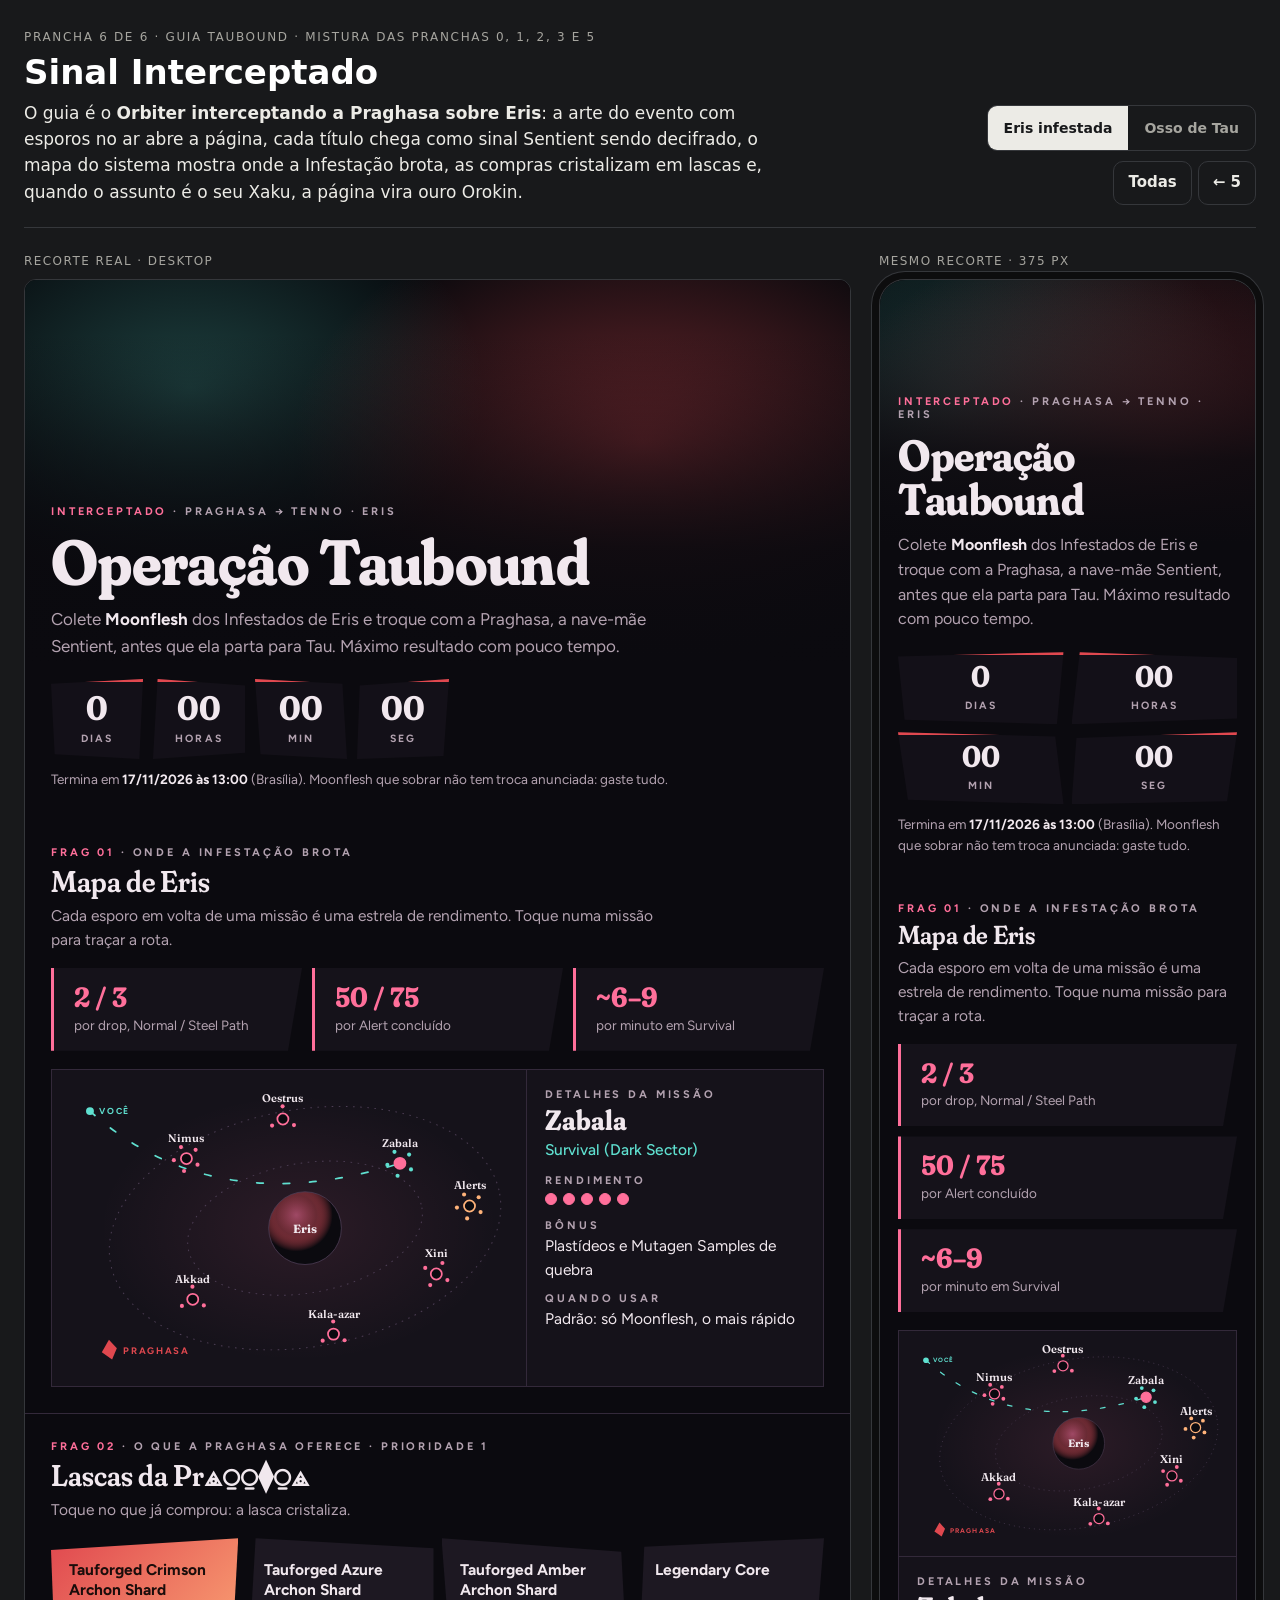
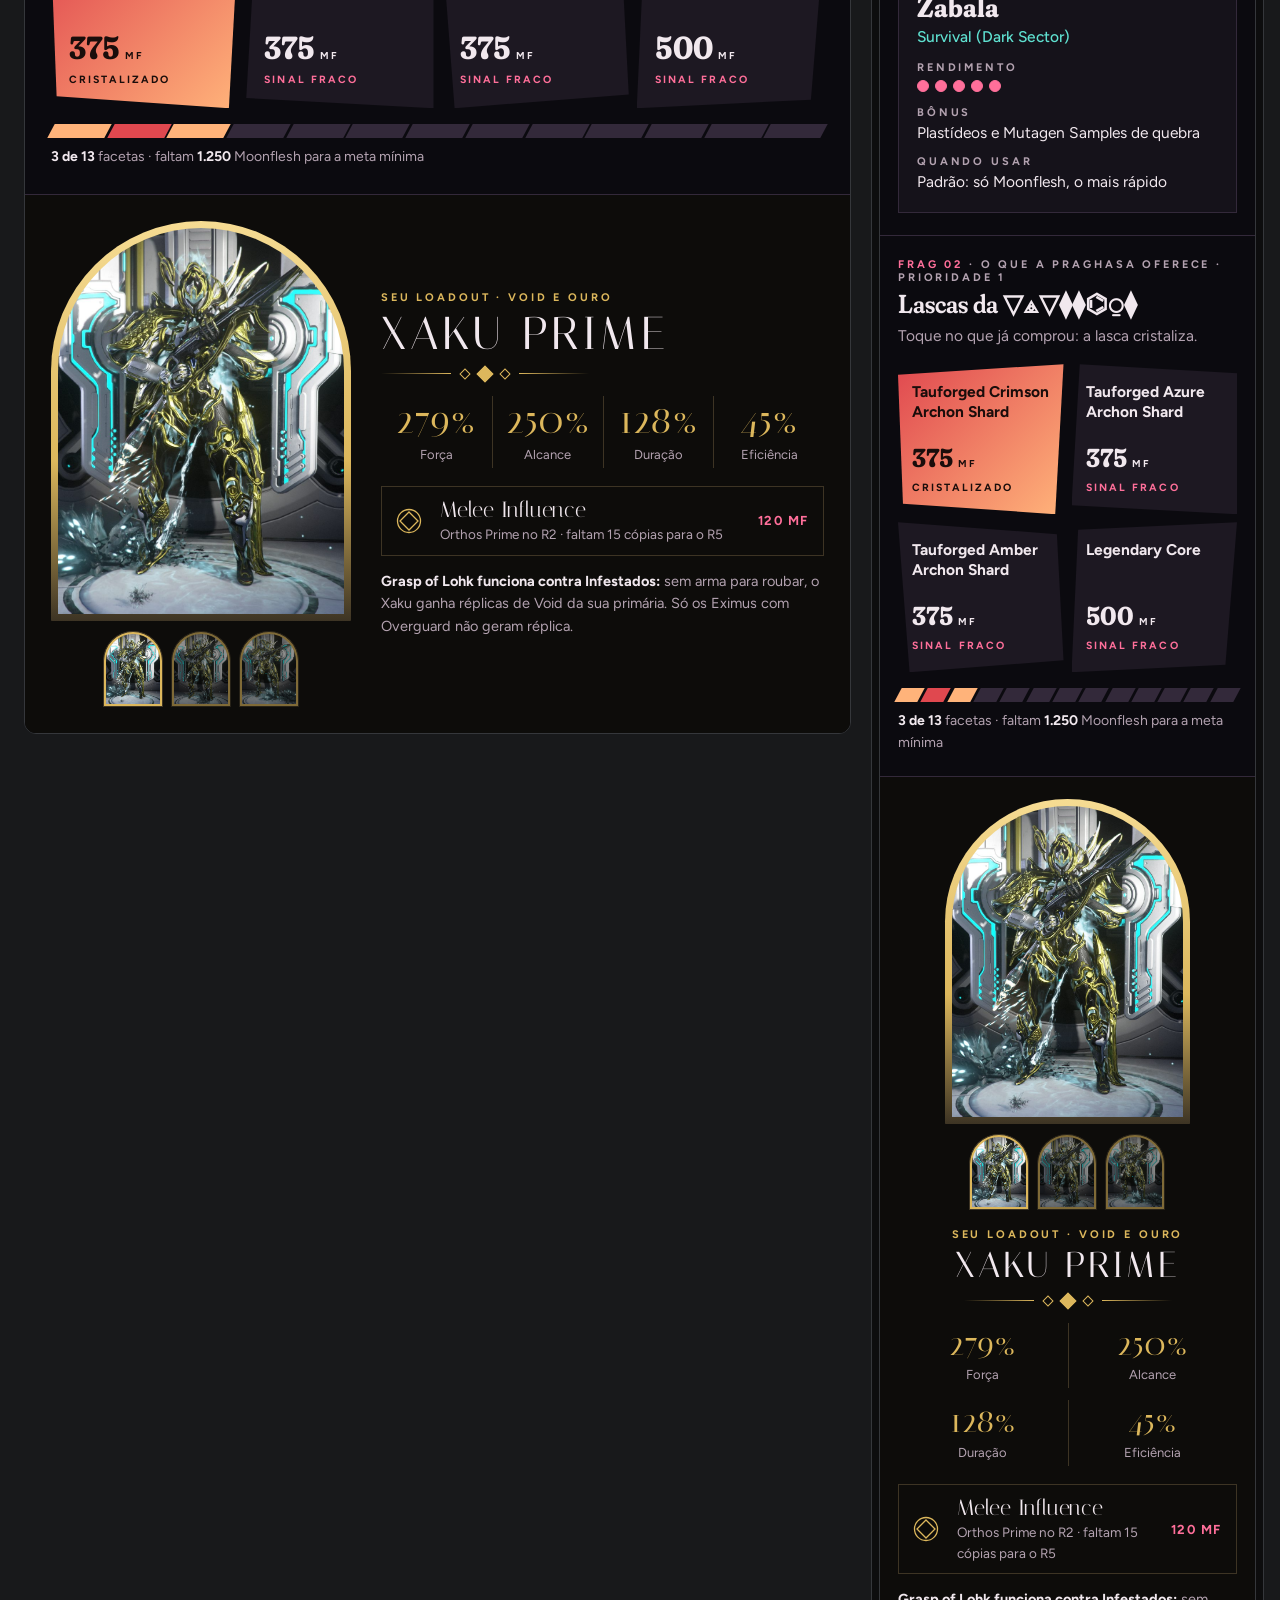
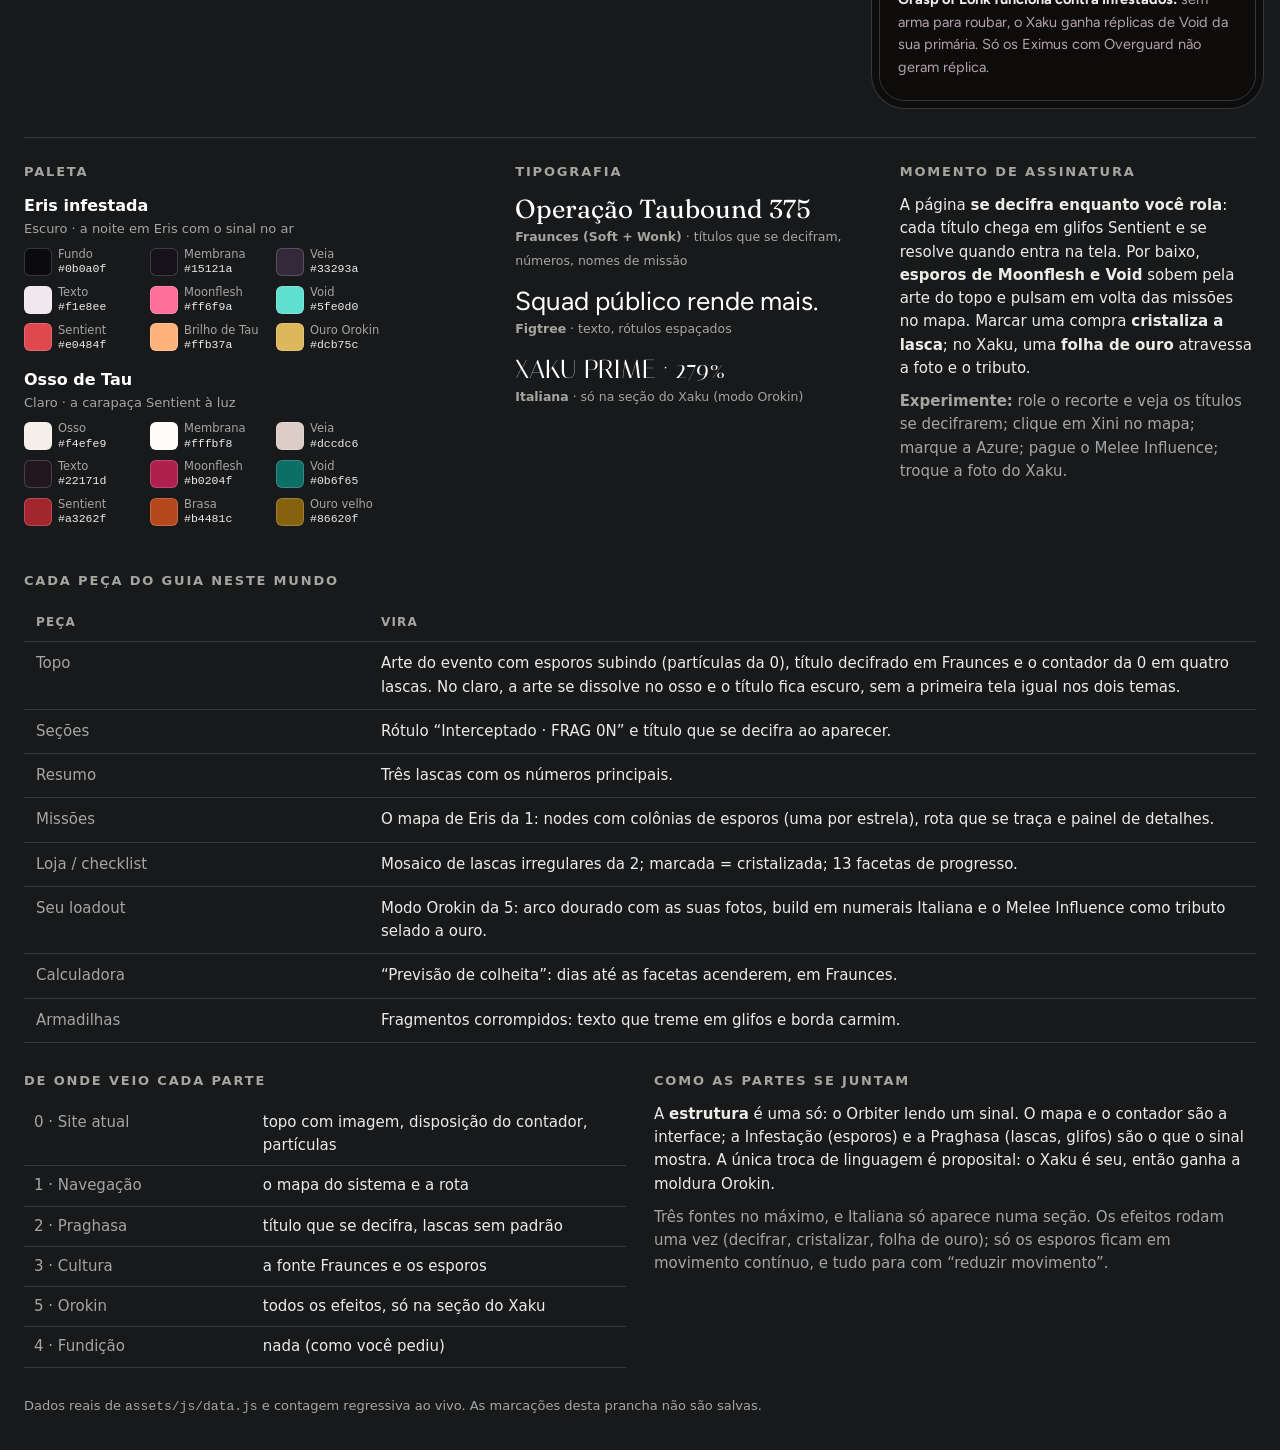
<file: docs/pranchas/conceito-6.html>
<!doctype html>
<html lang="pt-BR">
<head>
<meta charset="utf-8">
<meta name="viewport" content="width=device-width,initial-scale=1">
<title>Prancha 6 · Sinal Interceptado</title>
<link rel="preconnect" href="https://fonts.googleapis.com">
<link href="https://fonts.googleapis.com/css2?family=Fraunces:opsz,wght,SOFT,WONK@9..144,400..800,0..100,0..1&family=Figtree:wght@400;500;700&family=Italiana&display=swap" rel="stylesheet">
<link rel="stylesheet" href="prancha.css">
<style>
:root{--bg:#0b0a0f;--panel:#15121a;--panel2:#1d1822;--line:#33293a;--line2:#4d3e55;--text:#f1e8ee;--muted:#b3a2b0;--flesh:#ff6f9a;--void:#5fe0d0;--crim:#e0484f;--tau:#ffb37a;--on:#1a0d0b;--gold:#dcb75c;--gold2:#f6dc93;--og:#0d0c0a;--ogline:#3d3424;--hero:#06080c}
:root[data-theme="light"]{--bg:#f4efe9;--panel:#fffbf8;--panel2:#f6eee8;--line:#dccdc6;--line2:#b9a39e;--text:#22171d;--muted:#66525c;--flesh:#b0204f;--void:#0b6f65;--crim:#a3262f;--tau:#b4481c;--on:#fff8f2;--gold:#86620f;--gold2:#a77c1a;--og:#f7f2e8;--ogline:#dccfb2;--hero:#2a1a22}
.rc{background:var(--bg);color:var(--text);font:400 15.5px/1.55 Figtree,sans-serif}
.disp{font-family:Fraunces,serif;font-variation-settings:"SOFT" 100,"WONK" 1,"opsz" 144}
.sig{font:700 11px Figtree,sans-serif;letter-spacing:.26em;text-transform:uppercase;color:var(--muted)}
.sig b{color:var(--flesh)}

/* TOPO: arte + esporos + contador (da prancha 0), título que se decifra (da 2) */
.hx{position:relative;min-height:540px;display:flex;align-items:flex-end;overflow:hidden;isolation:isolate;background:radial-gradient(500px 340px at 75% 30%,rgba(224,72,79,.45),transparent 70%),radial-gradient(420px 300px at 20% 20%,rgba(95,224,208,.25),transparent 70%),var(--hero)}
.hx-bg{position:absolute;inset:0;z-index:-2}
.hx-bg img{width:100%;height:100%;object-fit:cover;opacity:.7}
.hx::before{content:"";position:absolute;inset:0;z-index:-1;background:linear-gradient(180deg,transparent 10%,color-mix(in srgb,var(--bg) 88%,transparent) 50%,var(--bg) 72%)}
.hx canvas{position:absolute;inset:0;width:100%;height:100%;z-index:-1;pointer-events:none}
.hx-in{padding:0 26px 30px;width:100%}
.hx h1{font-size:64px;line-height:1;font-weight:700;margin:12px 0 12px;letter-spacing:-.01em}
.hx h1 em{font-style:italic;font-weight:500;color:var(--flesh)}
.hx p{max-width:56ch;margin:0;color:var(--muted);font-size:17px}
.hx p b{color:var(--text)}
.cdx{display:flex;gap:10px;margin-top:20px;flex-wrap:wrap}
.cdx div{min-width:92px;padding:12px 16px 10px;text-align:center;background:linear-gradient(var(--crim),var(--crim)) top/100% 3px no-repeat,color-mix(in srgb,var(--panel) 88%,transparent)}
.cdx div:nth-child(1){clip-path:polygon(0 6%,100% 0,96% 100%,4% 94%)}
.cdx div:nth-child(2){clip-path:polygon(5% 0,100% 8%,100% 92%,0 100%)}
.cdx div:nth-child(3){clip-path:polygon(0 0,95% 6%,100% 100%,6% 94%)}
.cdx div:nth-child(4){clip-path:polygon(3% 8%,100% 0,94% 96%,0 100%)}
.cdx b{display:block;font-size:34px;line-height:1;font-weight:700;font-variant-numeric:tabular-nums}
.cdx small{font:700 10.5px Figtree,sans-serif;letter-spacing:.2em;text-transform:uppercase;color:var(--muted)}
.cd-note{margin-top:10px;font-size:13.5px;color:var(--muted)}
.cd-note b{color:var(--text)}

.sec{padding:26px 26px}
.sec+.sec{border-top:1px solid var(--line)}
.sec h2{font-size:30px;line-height:1.1;font-weight:600;margin:6px 0 6px}
.sec .lead{margin:0 0 16px;color:var(--muted);max-width:62ch}

/* RESUMO em lascas */
.lasc{display:grid;grid-template-columns:repeat(3,1fr);gap:10px;margin-bottom:18px}
.lasc div{background:var(--panel);padding:14px 18px 14px 20px;border-left:3px solid var(--flesh);clip-path:polygon(0 0,100% 0,calc(100% - 14px) 100%,0 100%)}
.lasc b{display:block;font-size:28px;line-height:1.1;font-weight:700;color:var(--flesh)}
.lasc span{font-size:13.5px;color:var(--muted)}

/* MAPA de Eris (da prancha 1) com colônias de esporos (da 3) */
.mapx{display:grid;grid-template-columns:minmax(0,1.6fr) minmax(250px,1fr);border:1px solid var(--line);background:var(--panel)}
.mapx svg{display:block;width:100%;height:auto;background:radial-gradient(60% 60% at 52% 50%,color-mix(in srgb,var(--flesh) 10%,transparent),transparent 70%)}
.orb{fill:none;stroke:var(--line2);stroke-width:1.2;stroke-dasharray:2 7}
.nd{cursor:pointer;outline:none}
.nd .hit{fill:transparent}
.nd .dot{fill:var(--bg);stroke:var(--flesh);stroke-width:2.2;transition:fill .2s}
.nd .sp{fill:var(--flesh);transform-box:fill-box;transform-origin:center;animation:spore 2.6s ease-in-out infinite}
.nd text{fill:var(--text);font-family:Fraunces,serif;font-weight:600}
.nd[aria-pressed="true"] .dot{fill:var(--flesh)}
.nd[aria-pressed="true"] .sp{fill:var(--void)}
.nd:focus-visible .dot{stroke-width:5}
.nd.al .dot{stroke:var(--tau)}
.nd.al .sp{fill:var(--tau)}
@keyframes spore{0%,100%{transform:scale(.7);opacity:.55}50%{transform:scale(1.25);opacity:1}}
.pg{fill:var(--crim)}
.pgl{fill:var(--crim);font:700 12px Figtree,sans-serif;letter-spacing:.18em}
.me{fill:var(--void)}
.mel{fill:var(--void);font:700 11px Figtree,sans-serif;letter-spacing:.18em}
.route{fill:none;stroke:var(--void);stroke-width:2.2;stroke-linecap:round}
.route.draw{stroke-dasharray:100;animation:rdraw .7s ease-out forwards}
.route.flow{stroke-dasharray:2 6;animation:rflow 1.2s linear infinite}
@keyframes rdraw{from{stroke-dashoffset:100}to{stroke-dashoffset:0}}
@keyframes rflow{to{stroke-dashoffset:-8}}
.mp{border-left:1px solid var(--line);padding:18px}
.mp h3{font-size:28px;line-height:1.1;font-weight:700;margin:4px 0 2px}
.mp .ty{color:var(--void);font-weight:500;margin-bottom:12px}
.mp .yd{display:flex;gap:6px;margin:6px 0 14px}
.mp .yd i{width:12px;height:12px;border-radius:50%;border:1.5px solid var(--line2)}
.mp .yd i.on{background:var(--flesh);border-color:var(--flesh)}
.mp dl{margin:0;display:grid;gap:10px}
.mp dd{margin:0}
.mp dt{margin-bottom:2px}

/* LOJA em lascas que cristalizam (da prancha 2) */
.mos{display:grid;grid-template-columns:repeat(4,1fr);gap:8px}
.sh{position:relative;display:flex;flex-direction:column;justify-content:space-between;gap:14px;min-height:170px;padding:22px 18px 18px;background:var(--panel2);color:var(--text);border:0;font:inherit;text-align:left;cursor:pointer;overflow:hidden;transition:transform .3s}
.sh:nth-child(1){clip-path:polygon(0 7%,100% 0,95% 100%,3% 93%)}
.sh:nth-child(2){clip-path:polygon(5% 0,100% 6%,100% 100%,0 94%)}
.sh:nth-child(3){clip-path:polygon(0 0,96% 8%,100% 92%,7% 100%)}
.sh:nth-child(4){clip-path:polygon(4% 5%,100% 0,93% 95%,0 100%)}
.sh:hover{transform:translateY(-2px)}
.sh:focus-visible{outline:none;box-shadow:inset 0 0 0 3px var(--void)}
.sh .nm{font-weight:700;font-size:15.5px;line-height:1.3}
.sh .cs{font-size:32px;line-height:1;font-weight:700}
.sh .cs small{font:700 10px Figtree,sans-serif;letter-spacing:.2em;margin-left:5px}
.sh .st{font:700 10.5px Figtree,sans-serif;letter-spacing:.2em;text-transform:uppercase;color:var(--flesh)}
.sh .st::after{content:"Sinal fraco"}
.sh[data-on="1"]{background:linear-gradient(135deg,var(--crim),var(--tau));color:var(--on)}
.sh[data-on="1"] .st{color:var(--on)}
.sh[data-on="1"] .st::after{content:"Cristalizado"}
.sh::after{content:"";position:absolute;inset:0;background:linear-gradient(105deg,transparent 35%,rgba(255,255,255,.65) 50%,transparent 65%);transform:translateX(-120%);pointer-events:none}
.sh[data-on="1"][data-just="1"]{animation:crys .8s cubic-bezier(.2,.9,.3,1.2)}
.sh[data-on="1"][data-just="1"]::after{animation:sweep .9s ease-out}
@keyframes crys{0%{transform:scale(.94) rotate(-2.5deg)}60%{transform:scale(1.03) rotate(.6deg)}100%{transform:none}}
@keyframes sweep{to{transform:translateX(120%)}}
.fac{display:flex;gap:3px;margin:16px 0 8px}
.fac i{flex:1;height:14px;background:var(--line);transform:skewX(-28deg);transition:background .4s}
.fac i.on{background:var(--crim)}
.fac i.on:nth-child(odd){background:var(--tau)}
.left{font-size:14px;color:var(--muted);margin:0}
.left b{color:var(--text)}

/* XAKU em modo Orokin (da prancha 5) */
.ok{background:var(--og);border-top:1px solid var(--ogline)}
.ok .sig{color:var(--gold)}
.okg{display:grid;grid-template-columns:minmax(220px,300px) minmax(0,1fr);gap:30px;align-items:center}
.arch{position:relative;aspect-ratio:3/4;border-radius:999px 999px 6px 6px;padding:7px;background:linear-gradient(180deg,var(--gold2),var(--gold) 60%,var(--ogline));overflow:hidden}
.arch img{display:block;width:100%;height:100%;object-fit:cover;object-position:50% 18%;border-radius:999px 999px 2px 2px}
.arch::after{content:"";position:absolute;inset:0;background:linear-gradient(100deg,transparent 30%,rgba(255,240,200,.55) 48%,transparent 66%);transform:translateX(-120%);pointer-events:none}
.arch.shine::after{animation:sheen 1.1s ease-out}
@keyframes sheen{to{transform:translateX(120%)}}
.thumbs{display:flex;gap:8px;margin-top:10px;justify-content:center}
.thumbs button{width:60px;height:76px;padding:2px;border:1px solid var(--ogline);border-radius:999px 999px 4px 4px;background:var(--gold);cursor:pointer;opacity:.55;transition:opacity .2s}
.thumbs button[aria-pressed="true"],.thumbs button:hover{opacity:1}
.thumbs img{width:100%;height:100%;object-fit:cover;object-position:50% 15%;border-radius:999px 999px 2px 2px;display:block}
.ok h2{font:400 46px/1.05 Italiana,serif;letter-spacing:.08em;text-transform:uppercase;margin:6px 0 4px}
.orn{display:flex;align-items:center;gap:10px;color:var(--gold);margin:10px 0 16px}
.orn::before,.orn::after{content:"";width:70px;height:1px;background:linear-gradient(90deg,transparent,var(--gold))}
.orn::after{transform:scaleX(-1)}
.orn i{width:8px;height:8px;border:1px solid var(--gold);transform:rotate(45deg)}
.orn i:nth-child(2){width:12px;height:12px;background:var(--gold)}
.bld{display:grid;grid-template-columns:repeat(4,1fr);margin-bottom:18px}
.bld div{text-align:center;border-left:1px solid var(--ogline);padding:2px 6px}
.bld div:first-child{border-left:0}
.bld b{display:block;font:400 40px/1.1 Italiana,serif;color:var(--gold)}
.bld span{font-size:13px;color:var(--muted)}
.trib{position:relative;display:grid;grid-template-columns:30px minmax(0,1fr) auto;gap:14px;align-items:center;width:100%;min-height:58px;padding:10px 14px;background:transparent;border:1px solid var(--ogline);color:inherit;font:inherit;text-align:left;cursor:pointer;overflow:hidden}
.trib:hover{background:color-mix(in srgb,var(--gold) 8%,transparent)}
.glyph{width:26px;height:26px}
.glyph circle,.glyph path{fill:none;stroke:var(--gold);stroke-width:1.3}
.glyph .fill{fill:var(--gold);stroke:none;transform:scale(0);transform-origin:13px 13px;transition:transform .5s cubic-bezier(.3,1.5,.5,1)}
.trib .nm{font:400 22px/1.2 Italiana,serif}
.trib .nt{display:block;font-size:13.5px;color:var(--muted)}
.trib .cs{font:700 13px Figtree,sans-serif;letter-spacing:.12em;color:var(--flesh);white-space:nowrap}
.trib[data-on="1"] .glyph .fill{transform:scale(1)}
.trib[data-on="1"] .nm{color:var(--gold)}
.trib[data-on="1"] .nt::before{content:"Tributo pago · ";color:var(--gold);font-weight:700}
.trib::after{content:"";position:absolute;inset:0;background:linear-gradient(100deg,transparent 30%,color-mix(in srgb,var(--gold2) 45%,transparent) 48%,transparent 66%);transform:translateX(-110%);pointer-events:none}
.trib[data-on="1"][data-just="1"]::after{animation:sheen 1.1s ease-out}
.okn{margin:14px 0 0;color:var(--muted);font-size:14.5px}
.okn b{color:var(--text)}

@container rc (max-width:640px){
  .hx{min-height:600px}
  .hx::before{background:linear-gradient(180deg,transparent 0%,color-mix(in srgb,var(--bg) 90%,transparent) 30%,var(--bg) 44%)}
  .hx-in{padding:0 18px 24px}
  .hx h1{font-size:44px}
  .hx p{font-size:16px}
  .cdx{gap:8px}
  .cdx div{min-width:0;flex:1 1 calc(50% - 8px);padding:10px 8px 8px}
  .cdx b{font-size:30px}
  .sec{padding:22px 18px}
  .sec h2{font-size:26px}
  .lasc{grid-template-columns:1fr}
  .mapx{grid-template-columns:1fr}
  .mp{border-left:0;border-top:1px solid var(--line)}
  .mos{grid-template-columns:1fr 1fr}
  .sh{min-height:150px;padding:18px 14px 16px}
  .sh .cs{font-size:26px}
  .okg{grid-template-columns:1fr;gap:18px}
  .okg>div:first-child{width:72%;margin:0 auto}
  .ok h2{font-size:36px;text-align:center}
  .ok .sig{display:block;text-align:center}
  .orn{justify-content:center}
  .bld{grid-template-columns:1fr 1fr;row-gap:12px}
  .bld div:nth-child(3){border-left:0}
  .bld b{font-size:34px}
}
</style>
</head>
<body>
<script src="../../assets/js/data.js"></script>
<script src="prancha.js"></script>
<script>
(function () {
  const HERO = 'https://static.allthings.how/wp-content/uploads/2026/10/warframe-operation-taubound-moonflesh-farming-and-reward-list-fe321c.png';
  const XAKU = ['../../img/xaku1.jpg', '../../img/xaku2.jpg', '../../img/xaku3.jpg'];
  const POS = { 'Zabala': [440, 118], 'Nimus': [170, 112], 'Xini': [486, 258], 'Kala-azar': [356, 334], 'Akkad': [178, 290], 'Oestrus': [292, 62], 'Locus Alerts': [528, 172] };
  const ME = [48, 52], PG = [72, 354];
  const SHORT = { 'Locus Alerts': 'Alerts' };
  const FACET = 125;
  const GLYPHS = '◇◆△▽⟁⧫⬡⬢⌬⏃⏚⍜';
  const reduce = matchMedia('(prefers-reduced-motion: reduce)').matches;

  // --- Sinal que se decifra (prancha 2) ---
  function decode(el) {
    const final = el.dataset.text; let f = 0;
    if (reduce) { el.textContent = final; return; }
    clearInterval(el._t);
    el._t = setInterval(() => {
      f++;
      el.textContent = [...final].map((c, i) => (i < f / 2 || c === ' ') ? c : GLYPHS[Math.floor(Math.random() * GLYPHS.length)]).join('');
      if (f / 2 >= final.length) { clearInterval(el._t); el.textContent = final; }
    }, 40);
  }
  const seen = new IntersectionObserver(es => es.forEach(e => { if (e.isIntersecting) { decode(e.target); seen.unobserve(e.target); } }), { threshold: .6 });

  // --- Esporos do topo: as partículas da prancha 0, agora macias e oscilando como esporos ---
  function spores(canvas) {
    const ctx = canvas.getContext('2d');
    let list = [], W = 0, H = 0;
    const css = n => getComputedStyle(canvas).getPropertyValue(n).trim();
    function size() {
      const r = canvas.getBoundingClientRect(), d = devicePixelRatio || 1;
      W = r.width; H = r.height; canvas.width = W * d; canvas.height = H * d; ctx.setTransform(d, 0, 0, d, 0, 0);
      list = Array.from({ length: Math.round(Math.min(80, W / 12)) }, () => ({
        x: Math.random() * W, y: Math.random() * H, r: Math.random() * 2.6 + .8, v: Math.random() * .3 + .08,
        ph: Math.random() * 6.28, c: Math.random() < .55 ? '--flesh' : '--void',
      }));
    }
    function draw(t) {
      ctx.clearRect(0, 0, W, H);
      const col = { '--flesh': css('--flesh'), '--void': css('--void') };
      list.forEach(p => {
        p.y -= p.v; p.x += Math.sin(t / 1400 + p.ph) * .25;
        if (p.y < -8) { p.y = H + 8; p.x = Math.random() * W; }
        const g = ctx.createRadialGradient(p.x, p.y, 0, p.x, p.y, p.r * 3);
        g.addColorStop(0, col[p.c]); g.addColorStop(.35, col[p.c] + 'aa'); g.addColorStop(1, col[p.c] + '00');
        ctx.fillStyle = g; ctx.beginPath(); ctx.arc(p.x, p.y, p.r * 3, 0, 6.29); ctx.fill();
      });
      if (!reduce) requestAnimationFrame(draw);
    }
    size(); new ResizeObserver(size).observe(canvas); requestAnimationFrame(draw);
  }

  // --- Mapa de Eris (prancha 1) ---
  function path(to) {
    const [x1, y1] = ME, [x2, y2] = to;
    return `M${x1},${y1} Q${(x1 + x2) / 2 - 40},${Math.min(y1, y2) + 140} ${x2},${y2}`;
  }
  function select(root, name, draw) {
    const m = PR.mission(name);
    root.querySelectorAll('.nd').forEach(n => n.setAttribute('aria-pressed', n.dataset.node === name));
    const r = root.querySelector('.route');
    r.setAttribute('d', path(POS[name])); r.setAttribute('pathLength', 100);
    r.classList.remove('draw', 'flow');
    if (draw) { void r.getBBox(); r.classList.add('draw'); setTimeout(() => { r.classList.remove('draw'); r.classList.add('flow'); }, 720); }
    else r.classList.add('flow');
    const p = root.querySelector('.mp');
    p.querySelector('h3').textContent = m.node;
    p.querySelector('.ty').textContent = m.type;
    p.querySelector('.yd').innerHTML = [1, 2, 3, 4, 5].map(i => `<i class="${i <= m.rating ? 'on' : ''}"></i>`).join('');
    p.querySelector('[data-f=bonus]').textContent = m.bonus;
    p.querySelector('[data-f=when]').textContent = m.when;
  }

  PR.init({
    n: 6,
    nome: 'Sinal Interceptado',
    fonte: 'mistura das pranchas 0, 1, 2, 3 e 5',
    frase: 'O guia é o <b>Orbiter interceptando a Praghasa sobre Eris</b>: a arte do evento com esporos no ar abre a página, cada título chega como sinal Sentient sendo decifrado, o mapa do sistema mostra onde a Infestação brota, as compras cristalizam em lascas e, quando o assunto é o seu Xaku, a página vira ouro Orokin.',
    paletas: {
      dark: { nome: 'Eris infestada', sub: 'Escuro · a noite em Eris com o sinal no ar', cores: [['Fundo', '#0b0a0f'], ['Membrana', '#15121a'], ['Veia', '#33293a'], ['Texto', '#f1e8ee'], ['Moonflesh', '#ff6f9a'], ['Void', '#5fe0d0'], ['Sentient', '#e0484f'], ['Brilho de Tau', '#ffb37a'], ['Ouro Orokin', '#dcb75c']] },
      light: { nome: 'Osso de Tau', sub: 'Claro · a carapaça Sentient à luz', cores: [['Osso', '#f4efe9'], ['Membrana', '#fffbf8'], ['Veia', '#dccdc6'], ['Texto', '#22171d'], ['Moonflesh', '#b0204f'], ['Void', '#0b6f65'], ['Sentient', '#a3262f'], ['Brasa', '#b4481c'], ['Ouro velho', '#86620f']] },
    },
    fontes: [
      { nome: 'Fraunces (Soft + Wonk)', uso: 'títulos que se decifram, números, nomes de missão', css: 'Fraunces', amostra: 'Operação Taubound 375' },
      { nome: 'Figtree', uso: 'texto, rótulos espaçados', css: 'Figtree', amostra: 'Squad público rende mais.' },
      { nome: 'Italiana', uso: 'só na seção do Xaku (modo Orokin)', css: 'Italiana', amostra: 'XAKU PRIME · 279%' },
    ],
    assinatura: 'A página <b>se decifra enquanto você rola</b>: cada título chega em glifos Sentient e se resolve quando entra na tela. Por baixo, <b>esporos de Moonflesh e Void</b> sobem pela arte do topo e pulsam em volta das missões no mapa. Marcar uma compra <b>cristaliza a lasca</b>; no Xaku, uma <b>folha de ouro</b> atravessa a foto e o tributo.',
    experimente: 'role o recorte e veja os títulos se decifrarem; clique em Xini no mapa; marque a Azure; pague o Melee Influence; troque a foto do Xaku.',
    pecas: [
      ['Topo', 'Arte do evento com esporos subindo (partículas da 0), título decifrado em Fraunces e o contador da 0 em quatro lascas. No claro, a arte se dissolve no osso e o título fica escuro, sem a primeira tela igual nos dois temas.'],
      ['Seções', 'Rótulo “Interceptado · FRAG 0N” e título que se decifra ao aparecer.'],
      ['Resumo', 'Três lascas com os números principais.'],
      ['Missões', 'O mapa de Eris da 1: nodes com colônias de esporos (uma por estrela), rota que se traça e painel de detalhes.'],
      ['Loja / checklist', 'Mosaico de lascas irregulares da 2; marcada = cristalizada; 13 facetas de progresso.'],
      ['Seu loadout', 'Modo Orokin da 5: arco dourado com as suas fotos, build em numerais Italiana e o Melee Influence como tributo selado a ouro.'],
      ['Calculadora', '“Previsão de colheita”: dias até as facetas acenderem, em Fraunces.'],
      ['Armadilhas', 'Fragmentos corrompidos: texto que treme em glifos e borda carmim.'],
    ],
    extra: `<section class="pr-crit">
      <div><h2>De onde veio cada parte</h2>
        <table><tbody>
        ${[['0 · Site atual', 'topo com imagem, disposição do contador, partículas'], ['1 · Navegação', 'o mapa do sistema e a rota'], ['2 · Praghasa', 'título que se decifra, lascas sem padrão'], ['3 · Cultura', 'a fonte Fraunces e os esporos'], ['5 · Orokin', 'todos os efeitos, só na seção do Xaku'], ['4 · Fundição', 'nada (como você pediu)']].map(([a, b]) => `<tr><td>${a}</td><td>${b}</td></tr>`).join('')}
        </tbody></table></div>
      <div><h2>Como as partes se juntam</h2>
        <p>A <b>estrutura</b> é uma só: o Orbiter lendo um sinal. O mapa e o contador são a interface; a Infestação (esporos) e a Praghasa (lascas, glifos) são o que o sinal mostra. A única troca de linguagem é proposital: o Xaku é seu, então ganha a moldura Orokin.</p>
        <p class="pr-hint">Três fontes no máximo, e Italiana só aparece numa seção. Os efeitos rodam uma vez (decifrar, cristalizar, folha de ouro); só os esporos ficam em movimento contínuo, e tudo para com “reduzir movimento”.</p></div>
    </section>`,
    render(root, size) {
      const ph = size === 'phone';
      const fs = ph ? 20 : 14, r = ph ? 9 : 7, sr = ph ? 3.4 : 2.6;
      const nodes = PR.D.missions.map(m => {
        const [x, y] = POS[m.node]; const al = m.node === 'Locus Alerts';
        const sp = Array.from({ length: m.rating }, (_, k) => {
          const a = k / m.rating * 6.283 + .5, R = r + 9;
          return `<circle class="sp" cx="${(x + Math.cos(a) * R).toFixed(1)}" cy="${(y + Math.sin(a) * R).toFixed(1)}" r="${sr}" style="animation-delay:${-k * .45}s"/>`;
        }).join('');
        return `<g class="nd${al ? ' al' : ''}" data-node="${m.node}" role="button" tabindex="0" aria-label="${m.node}, ${m.type}, rendimento ${m.rating} de 5">
          <circle class="hit" cx="${x}" cy="${y}" r="28"/>${sp}<circle class="dot" cx="${x}" cy="${y}" r="${r}"/>
          <text x="${x}" y="${y - r - 14}" text-anchor="middle" font-size="${fs}">${SHORT[m.node] || m.node}</text></g>`;
      }).join('');
      root.innerHTML = `
      <header class="hx">
        <div class="hx-bg"><img src="${HERO}" alt="" onerror="this.remove()"></div><canvas aria-hidden="true"></canvas>
        <div class="hx-in">
          <div class="sig"><b>Interceptado</b> · Praghasa → Tenno · Eris</div>
          <h1 class="disp" data-text="Operação Taubound">Operação Taubound</h1>
          <p>Colete <b>Moonflesh</b> dos Infestados de Eris e troque com a Praghasa, a nave-mãe Sentient, antes que ela parta para Tau. Máximo resultado com pouco tempo.</p>
          <div class="cdx"><div><b class="disp" data-c="d"></b><small>dias</small></div><div><b class="disp" data-c="h"></b><small>horas</small></div><div><b class="disp" data-c="m"></b><small>min</small></div><div><b class="disp" data-c="s"></b><small>seg</small></div></div>
          <div class="cd-note">Termina em <b>17/11/2026 às 13:00</b> (Brasília). Moonflesh que sobrar não tem troca anunciada: gaste tudo.</div>
        </div>
      </header>
      <section class="sec"><div class="sig"><b>FRAG 01</b> · Onde a Infestação brota</div>
        <h2 class="disp" data-text="Mapa de Eris">Mapa de Eris</h2>
        <p class="lead">Cada esporo em volta de uma missão é uma estrela de rendimento. Toque numa missão para traçar a rota.</p>
        <div class="lasc"><div><b class="disp">2 / 3</b><span>por drop, Normal / Steel Path</span></div><div><b class="disp">50 / 75</b><span>por Alert concluído</span></div><div><b class="disp">~6–9</b><span>por minuto em Survival</span></div></div>
        <div class="mapx"><svg viewBox="0 0 600 400" role="img" aria-label="Mapa de Eris com as missões">
          <defs><radialGradient id="er-${size}" cx="38%" cy="32%"><stop offset="0" stop-color="var(--flesh)" stop-opacity=".55"/><stop offset=".55" stop-color="var(--crim)" stop-opacity=".35"/><stop offset="1" stop-color="var(--bg)"/></radialGradient></defs>
          <ellipse class="orb" cx="320" cy="200" rx="150" ry="82" transform="rotate(-10 320 200)"/>
          <ellipse class="orb" cx="320" cy="200" rx="250" ry="150" transform="rotate(-10 320 200)"/>
          <circle cx="320" cy="200" r="46" fill="url(#er-${size})" stroke="var(--line2)"/>
          <text x="320" y="206" text-anchor="middle" font-size="${ph ? 19 : 15}" style="fill:var(--text);font-family:Fraunces,serif;font-weight:700">Eris</text>
          <path class="route"/>
          <g><circle class="me" cx="${ME[0]}" cy="${ME[1]}" r="5"/><text class="mel" x="${ME[0] + 12}" y="${ME[1] + 4}" font-size="${ph ? 16 : 11}">VOCÊ</text></g>
          <g><path class="pg" d="M${PG[0]} ${PG[1] - 13} L${PG[0] + 10} ${PG[1] - 2} L${PG[0] + 4} ${PG[1] + 12} L${PG[0] - 9} ${PG[1] + 3} Z"/>
            <text class="pgl" x="${PG[0] + 18}" y="${PG[1] + 5}" font-size="${ph ? 17 : 12}">PRAGHASA</text></g>
          ${nodes}
        </svg>
        <aside class="mp" aria-live="polite"><div class="sig">Detalhes da missão</div><h3 class="disp"></h3><div class="ty"></div>
          <div class="sig">Rendimento</div><div class="yd"></div>
          <dl><div><dt class="sig">Bônus</dt><dd data-f="bonus"></dd></div><div><dt class="sig">Quando usar</dt><dd data-f="when"></dd></div></dl></aside></div>
      </section>
      <section class="sec"><div class="sig"><b>FRAG 02</b> · O que a Praghasa oferece · prioridade 1</div>
        <h2 class="disp" data-text="Lascas da Praghasa">Lascas da Praghasa</h2>
        <p class="lead">Toque no que já comprou: a lasca cristaliza.</p>
        <div class="mos">${PR.p1().map(i => `<button class="sh" type="button" data-item="${i.id}">
          <span class="nm">${i.name}</span><span><span class="cs disp">${i.cost}<small>MF</small></span><br><span class="st"></span></span></button>`).join('')}</div>
        <div class="fac">${Array.from({ length: PR.goal() / FACET }, () => '<i></i>').join('')}</div>
        <p class="left"></p>
      </section>
      <section class="sec ok"><div class="okg">
        <div><div class="arch"><img data-x src="${XAKU[0]}" alt="Seu Xaku Prime dourado"></div>
          <div class="thumbs" role="group" aria-label="Fotos do Xaku">${XAKU.map((s, k) => `<button type="button" data-t="${k}" aria-pressed="${k === 0}" aria-label="Foto ${k + 1}"><img src="${s}" alt=""></button>`).join('')}</div></div>
        <div><div class="sig">Seu loadout · Void e ouro</div><h2>Xaku Prime</h2><div class="orn"><i></i><i></i><i></i></div>
          <div class="bld"><div><b>279%</b><span>Força</span></div><div><b>250%</b><span>Alcance</span></div><div><b>128%</b><span>Duração</span></div><div><b>45%</b><span>Eficiência</span></div></div>
          <button class="trib" type="button" data-item="arc-mi"><svg class="glyph" viewBox="0 0 26 26" aria-hidden="true"><circle cx="13" cy="13" r="11.5"/><path d="M13 4 L22 13 L13 22 L4 13 Z"/><path class="fill" d="M13 8 L18 13 L13 18 L8 13 Z"/></svg>
            <span><span class="nm">Melee Influence</span><span class="nt">Orthos Prime no R2 · faltam 15 cópias para o R5</span></span><span class="cs">120 MF</span></button>
          <p class="okn"><b>Grasp of Lohk funciona contra Infestados:</b> sem arma para roubar, o Xaku ganha réplicas de Void da sua primária. Só os Eximus com Overguard não geram réplica.</p></div>
      </div></section>`;

      spores(root.querySelector('canvas'));
      root.querySelectorAll('[data-text]').forEach(el => { if (el.tagName === 'H1') decode(el); else seen.observe(el); });
      root.querySelectorAll('.nd').forEach(n => {
        const go = () => select(root, n.dataset.node, true);
        n.addEventListener('click', go);
        n.addEventListener('keydown', e => { if (e.key === 'Enter' || e.key === ' ') { e.preventDefault(); go(); } });
      });
      select(root, 'Zabala', false);
      const arch = root.querySelector('.arch');
      root.querySelector('.thumbs').addEventListener('click', e => {
        const b = e.target.closest('button'); if (!b) return;
        root.querySelectorAll('.thumbs button').forEach(x => x.setAttribute('aria-pressed', x === b));
        root.querySelector('[data-x]').src = XAKU[b.dataset.t];
        arch.classList.remove('shine'); void arch.offsetWidth; arch.classList.add('shine');
      });
    },
    update(root) {
      const on = Math.round(PR.got() / FACET);
      root.querySelectorAll('.fac i').forEach((f, i) => f.classList.toggle('on', i < on));
      root.querySelector('.left').innerHTML = PR.left() ? `<b>${on} de ${PR.goal() / FACET}</b> facetas · faltam <b>${PR.fmt(PR.left())}</b> Moonflesh para a meta mínima` : '<b>Todas as facetas acesas.</b> A prioridade 1 está completa.';
    },
    tick(root, c) {
      ['d', 'h', 'm', 's'].forEach(k => root.querySelector(`[data-c=${k}]`).textContent = k === 'd' ? c.d : PR.pad(c[k]));
    },
  });
})();
</script>
</body>
</html>
</file>
<file: assets/css/style.css>
/* Visual do guia Taubound: "Sinal Interceptado" (conceito em docs/pranchas/conceito-6.html).
   O Orbiter intercepta a Praghasa sobre Eris: lascas Sentient, esporos da Infestação, mapa do
   sistema e, na seção do Xaku, o modo Orokin (ouro).
   Tokens: :root = Eris infestada (escuro) · [data-theme="light"] = Osso de Tau (claro). */
:root{
  --bg:#0b0a0f; --bg2:#100e15; --panel:#15121a; --panel2:#1d1822; --line:#33293a; --line2:#4d3e55;
  --text:#f1e8ee; --muted:#b3a2b0; --flesh:#ff6f9a; --void:#5fe0d0; --crim:#e0484f; --tau:#ffb37a;
  --on:#1a0d0b; --ok:#7fdc9a; --warn:#ffc069;
  --gold:#dcb75c; --gold2:#f6dc93; --og:#0d0c0a; --ogline:#3d3424;
  --hero:#06080c; --input:#0f0d13; --navbg:rgba(11,10,15,.86); --shadow:0 10px 40px rgba(0,0,0,.45);
}
:root[data-theme="light"]{
  --bg:#f4efe9; --bg2:#eee6df; --panel:#fffbf8; --panel2:#f6eee8; --line:#dccdc6; --line2:#b9a39e;
  --text:#22171d; --muted:#66525c; --flesh:#b0204f; --void:#0b6f65; --crim:#a3262f; --tau:#b4481c;
  --on:#fff8f2; --ok:#256f3c; --warn:#8a5d00;
  --gold:#86620f; --gold2:#a77c1a; --og:#f7f2e8; --ogline:#dccfb2;
  --hero:#2a1a22; --input:#ffffff; --navbg:rgba(244,239,233,.92); --shadow:0 6px 20px rgba(60,30,40,.10);
}
*{box-sizing:border-box}
html{scroll-behavior:smooth}
body{margin:0;background:var(--bg);color:var(--text);font:400 16px/1.6 Figtree,system-ui,sans-serif;overflow-x:hidden}
a{color:var(--void)}
:focus-visible{outline:2px solid var(--void);outline-offset:2px}
h1,h2,h3{font-family:Fraunces,Georgia,serif;font-variation-settings:"SOFT" 100,"WONK" 1,"opsz" 144;margin:0 0 .4em;line-height:1.1}
h2{font-size:clamp(1.8rem,4vw,2.4rem);font-weight:600;margin-top:.15em}
h3{font-size:1.25rem;font-weight:600}
b,strong{font-weight:700}
.wrap{max-width:1180px;margin:0 auto;padding:0 18px}
.muted{color:var(--muted)}
.small{font-size:.9rem}
.mfw{color:var(--flesh)}
/* rótulo de transmissão: "FRAG 01 · ..." */
.sig{font:700 11.5px Figtree,sans-serif;letter-spacing:.24em;text-transform:uppercase;color:var(--muted)}
.sig b{color:var(--flesh)}

/* NAV */
nav{position:sticky;top:0;z-index:50;background:var(--navbg);backdrop-filter:blur(10px);border-bottom:1px solid var(--line)}
nav .bar2{display:flex;align-items:center;gap:8px;max-width:1180px;margin:0 auto;padding:4px 10px 4px 18px}
nav .links{display:flex;gap:2px;overflow-x:auto;scrollbar-width:none;flex:1;min-width:0}
nav .links::-webkit-scrollbar{display:none}
nav a{display:inline-flex;align-items:center;min-height:44px;white-space:nowrap;color:var(--muted);text-decoration:none;padding:6px 12px;font-weight:700;font-size:.9rem;position:relative}
nav a::after{content:"";position:absolute;left:12px;right:12px;bottom:6px;height:2px;background:var(--flesh);transform:scaleX(0);transform-origin:left;transition:transform .25s}
nav a:hover,nav a.on{color:var(--text)}
nav a.on::after{transform:scaleX(1)}
nav .acts{display:flex;gap:6px;flex:none;position:relative}
.iconbtn{width:44px;height:44px;display:grid;place-items:center;background:var(--panel);color:var(--text);border:1px solid var(--line);cursor:pointer;font:700 1.1rem Figtree,sans-serif;clip-path:polygon(0 6%,100% 0,94% 100%,5% 94%)}
.iconbtn:hover{background:var(--panel2);color:var(--flesh)}
.more{position:relative}
.more summary{list-style:none}
.more summary::-webkit-details-marker{display:none}
.more .menu{position:absolute;right:0;top:50px;min-width:240px;background:var(--panel);border:1px solid var(--line);box-shadow:var(--shadow);padding:6px;z-index:80}
.more .menu button{display:block;width:100%;min-height:44px;text-align:left;background:none;border:0;color:var(--text);font:600 1rem Figtree,sans-serif;padding:8px 12px;cursor:pointer}
.more .menu button:hover{background:var(--panel2);color:var(--flesh)}
.more .menu hr{border:0;border-top:1px solid var(--line);margin:4px 0}
.toast{position:fixed;left:50%;bottom:calc(20px + env(safe-area-inset-bottom));transform:translateX(-50%);z-index:120;padding:10px 16px;background:var(--panel);color:var(--text);font:600 15px/1.4 Figtree,system-ui,sans-serif;box-shadow:var(--shadow);border:1px solid var(--flesh)}

/* TOPO: arte do evento + esporos; no claro a arte se dissolve no osso */
.hero{position:relative;min-height:600px;display:flex;align-items:flex-end;overflow:hidden;isolation:isolate;border-bottom:1px solid var(--line);
  background:radial-gradient(600px 380px at 75% 25%,rgba(224,72,79,.45),transparent 70%),radial-gradient(480px 320px at 15% 15%,rgba(95,224,208,.25),transparent 70%),var(--hero)}
.hero-bg{position:absolute;inset:0;z-index:-3}
.hero-bg img{width:100%;height:100%;object-fit:cover;opacity:.72}
.hero::before{content:"";position:absolute;inset:0;z-index:-2;background:linear-gradient(180deg,transparent 8%,color-mix(in srgb,var(--bg) 86%,transparent) 50%,var(--bg) 74%)}
.particles{position:absolute;inset:0;width:100%;height:100%;z-index:-1;pointer-events:none}
.hero .wrap{width:100%;padding-top:120px;padding-bottom:40px}
.hero h1{font-size:clamp(2.6rem,7vw,4.6rem);font-weight:700;margin:12px 0 14px;letter-spacing:-.01em}
.hero h1 em{font-style:italic;font-weight:500;color:var(--flesh)}
.hero p{max-width:62ch;margin:0;color:var(--muted);font-size:1.1rem}
.hero p b{color:var(--text)}
.hero p b.mfw{color:var(--flesh)}
.countdown{display:flex;gap:10px;margin-top:22px;flex-wrap:wrap}
.cd{min-width:96px;padding:12px 16px 10px;text-align:center;background:linear-gradient(var(--crim),var(--crim)) top/100% 3px no-repeat,color-mix(in srgb,var(--panel) 90%,transparent)}
.cd:nth-child(1){clip-path:polygon(0 6%,100% 0,96% 100%,4% 94%)}
.cd:nth-child(2){clip-path:polygon(5% 0,100% 8%,100% 92%,0 100%)}
.cd:nth-child(3){clip-path:polygon(0 0,95% 6%,100% 100%,6% 94%)}
.cd:nth-child(4){clip-path:polygon(3% 8%,100% 0,94% 96%,0 100%)}
.cd b{display:block;font:700 2.3rem/1 Fraunces,serif;font-variation-settings:"SOFT" 100,"WONK" 1;font-variant-numeric:tabular-nums}
.cd small{font:700 .7rem Figtree,sans-serif;letter-spacing:.2em;text-transform:uppercase;color:var(--muted)}
.cd-note{color:var(--muted);font-size:.9rem;margin-top:10px}
.cd-note b{color:var(--text)}

/* SEÇÕES */
section{padding:56px 0;border-bottom:1px solid var(--line)}
.lead{color:var(--muted);max-width:820px;margin:0 0 18px}
.grid{display:grid;gap:12px}
.g3{grid-template-columns:repeat(auto-fit,minmax(260px,1fr))}
.g2{grid-template-columns:repeat(auto-fit,minmax(min(340px,100%),1fr))}
.card{background:var(--panel);border:1px solid var(--line);padding:18px;position:relative}
.card h3{margin-top:8px}
.card p{color:var(--muted);margin:0}
.tag{display:inline-block;font-size:.72rem;font-weight:700;letter-spacing:.12em;text-transform:uppercase;padding:2px 8px;border:1px solid currentColor}
.t-void{color:var(--void)}.t-sent{color:var(--crim)}.t-gold{color:var(--tau)}.t-ok{color:var(--ok)}.t-warn{color:var(--warn)}.t-mut{color:var(--muted)}

/* RESUMO: lascas */
.lasc{display:grid;grid-template-columns:repeat(auto-fit,minmax(220px,1fr));gap:10px;margin-bottom:14px}
.lasc>div{background:var(--panel);padding:16px 22px 16px 20px;border-left:3px solid var(--flesh);clip-path:polygon(0 0,100% 0,calc(100% - 16px) 100%,0 100%)}
.lasc b{display:block;font:700 2rem/1.1 Fraunces,serif;font-variation-settings:"SOFT" 100,"WONK" 1;color:var(--flesh);margin-bottom:4px}
.lasc span{color:var(--muted);font-size:.95rem}

/* AVISOS */
.callout{border-left:3px solid var(--void);background:color-mix(in srgb,var(--void) 7%,transparent);padding:12px 16px;margin:14px 0}
.callout.red{border-color:var(--crim);background:color-mix(in srgb,var(--crim) 8%,transparent)}
.callout.gold{border-color:var(--tau);background:color-mix(in srgb,var(--tau) 8%,transparent)}
.grid>.callout{margin:0}

/* PASSOS: o número é uma lasca que cristaliza ao marcar */
.steps{counter-reset:s;display:grid;gap:10px}
.step{display:grid;grid-template-columns:54px 1fr;gap:14px;align-items:start;background:var(--panel);border:1px solid var(--line);padding:14px;cursor:pointer;transition:border-color .2s}
.step:hover{border-color:var(--line2)}
.step .n{counter-increment:s;width:46px;height:50px;display:grid;place-items:center;background:var(--panel2);clip-path:polygon(50% 0,100% 30%,84% 100%,10% 88%,0 26%);transition:background .4s}
.step .n::before{content:counter(s);font:700 1.3rem Fraunces,serif;color:var(--flesh)}
.step.done .n{background:linear-gradient(135deg,var(--crim),var(--tau))}
.step.done .n::before{content:"✓";color:var(--on)}
.step.done>div:last-child{opacity:.6}
.step.done[data-just] .n{animation:crys .7s cubic-bezier(.2,.9,.3,1.2)}
.step p{margin:.2em 0 0;color:var(--muted)}
.path{font-family:ui-monospace,Consolas,monospace;font-size:.88rem;color:var(--void);background:color-mix(in srgb,var(--void) 9%,transparent);border:1px solid color-mix(in srgb,var(--void) 30%,transparent);padding:2px 8px}
.split{display:grid;gap:20px;grid-template-columns:1.1fr .9fr;align-items:center}

/* ROTINA */
.tabs{display:flex;gap:6px;flex-wrap:wrap;margin-bottom:14px}
.tabs button{min-height:44px;font:700 1rem Figtree,sans-serif;color:var(--muted);background:var(--panel);border:0;padding:8px 18px;cursor:pointer;clip-path:polygon(0 8%,100% 0,95% 100%,4% 92%)}
.tabs button.on{color:var(--on);background:linear-gradient(135deg,var(--crim),var(--tau))}
.tabpane{display:none}.tabpane.on{display:block;animation:fade .3s}
@keyframes fade{from{opacity:0;transform:translateY(6px)}to{opacity:1}}
.timeline{border-left:1px dashed var(--line2);margin-left:8px;padding-left:22px}
.timeline div{position:relative;margin-bottom:14px}
.timeline div:last-child{margin-bottom:0}
.timeline div::before{content:"";position:absolute;left:-29px;top:6px;width:13px;height:13px;border-radius:50%;background:radial-gradient(circle at 35% 35%,var(--tau),var(--flesh) 70%);box-shadow:0 0 10px color-mix(in srgb,var(--flesh) 60%,transparent)}
.timeline b{color:var(--text)}

/* MAPA DE ERIS */
.filters{display:flex;gap:8px;flex-wrap:wrap;margin:0 0 14px}
.chip{min-height:44px;font:700 .9rem Figtree,sans-serif;background:var(--panel);color:var(--muted);border:1px solid var(--line);padding:5px 14px;cursor:pointer}
.chip.on{color:var(--void);border-color:var(--void);background:color-mix(in srgb,var(--void) 8%,transparent)}
.mapx{display:grid;grid-template-columns:minmax(0,1.6fr) minmax(260px,1fr);border:1px solid var(--line);background:var(--panel)}
.map svg{display:block;width:100%;height:auto;background:radial-gradient(60% 60% at 52% 50%,color-mix(in srgb,var(--flesh) 10%,transparent),transparent 70%)}
.orb{fill:none;stroke:var(--line2);stroke-width:1.2;stroke-dasharray:2 7}
.nd{cursor:pointer;outline:none;transition:opacity .3s}
.nd[data-dim="1"]{opacity:.25}
.nd .hit{fill:transparent}
.nd .dot{fill:var(--bg);stroke:var(--flesh);stroke-width:2.2;transition:fill .2s}
.nd .sp{fill:var(--flesh);transform-box:fill-box;transform-origin:center;animation:spore 2.6s ease-in-out infinite}
.nd text{fill:var(--text);font-family:Fraunces,serif;font-weight:600}
.nd[aria-pressed="true"] .dot{fill:var(--flesh)}
.nd[aria-pressed="true"] .sp{fill:var(--void)}
.nd:focus-visible .dot{stroke-width:5}
.nd.al .dot{stroke:var(--tau)}
.nd.al .sp{fill:var(--tau)}
@keyframes spore{0%,100%{transform:scale(.7);opacity:.55}50%{transform:scale(1.25);opacity:1}}
.pg{fill:var(--crim)}
.pgl{fill:var(--crim);font-family:Figtree,sans-serif;font-weight:700;letter-spacing:.18em}
.me{fill:var(--void)}
.mel{fill:var(--void);font-family:Figtree,sans-serif;font-weight:700;letter-spacing:.18em}
.planet{fill:var(--text);font-family:Fraunces,serif;font-weight:700}
.route{fill:none;stroke:var(--void);stroke-width:2.2;stroke-linecap:round}
.route.draw{stroke-dasharray:100;animation:rdraw .7s ease-out forwards}
.route.flow{stroke-dasharray:2 6;animation:rflow 1.2s linear infinite}
@keyframes rdraw{from{stroke-dashoffset:100}to{stroke-dashoffset:0}}
@keyframes rflow{to{stroke-dashoffset:-8}}
.mp{border-left:1px solid var(--line);padding:18px 20px}
.mp h3{font-size:1.9rem;font-weight:700;margin:4px 0 2px}
.mp .ty{color:var(--void);font-weight:500;margin-bottom:12px}
.mp .yd{display:flex;gap:6px;margin:6px 0 14px}
.mp .yd i{width:12px;height:12px;border-radius:50%;border:1.5px solid var(--line2)}
.mp .yd i.on{background:var(--flesh);border-color:var(--flesh)}
.mp dl{margin:0;display:grid;gap:12px}
.mp dd{margin:2px 0 0}
.tbl-wrap{margin-top:12px}
.tbl-wrap summary{min-height:44px;display:inline-flex;align-items:center;cursor:pointer;font-weight:700;color:var(--void)}

/* TABELAS */
.tbl{width:100%;border-collapse:collapse;font-size:.97rem}
.tbl th{text-align:left;color:var(--muted);font-weight:700;border-bottom:1px solid var(--line2);padding:10px 8px;text-transform:uppercase;font-size:.75rem;letter-spacing:.14em}
.tbl td{border-bottom:1px solid var(--line);padding:10px 8px;vertical-align:top}
.scroll{overflow-x:auto}
.node{font-family:Fraunces,serif;color:var(--text)}
.rating{color:var(--flesh);letter-spacing:2px}
.rating-empty{color:var(--line2)}

/* LOJA: lascas que cristalizam */
.shop-head{display:flex;justify-content:space-between;align-items:flex-end;gap:14px 28px;flex-wrap:wrap}
.shop-meter{min-width:min(320px,100%);flex:0 1 380px;margin-bottom:18px}
.shop-meter .row{display:flex;justify-content:space-between}
.shop-meter b#shopPct{font:700 1.2rem Fraunces,serif}
.fac{display:flex;gap:3px;margin:6px 0}
.fac i{flex:1;height:14px;background:var(--line);transform:skewX(-28deg);transition:background .4s}
.fac i.on{background:var(--crim)}
.fac i.on:nth-child(odd){background:var(--tau)}
.group{margin-top:26px}
.group>h3{display:flex;justify-content:space-between;align-items:center;gap:8px;flex-wrap:wrap}
.items{display:grid;gap:8px;grid-template-columns:repeat(auto-fill,minmax(250px,1fr))}
.items.big{grid-template-columns:repeat(auto-fill,minmax(230px,1fr))}
.item{position:relative;display:flex;flex-direction:column;justify-content:space-between;gap:10px;min-height:112px;padding:16px 18px 14px;background:var(--panel);color:var(--text);cursor:pointer;user-select:none;overflow:hidden;transition:transform .3s}
.items.big .item{min-height:170px;padding:22px 20px 18px}
.item:nth-child(4n+1){clip-path:polygon(0 7%,100% 0,96% 100%,3% 93%)}
.item:nth-child(4n+2){clip-path:polygon(4% 0,100% 6%,100% 100%,0 94%)}
.item:nth-child(4n+3){clip-path:polygon(0 0,97% 8%,100% 92%,6% 100%)}
.item:nth-child(4n){clip-path:polygon(3% 5%,100% 0,94% 95%,0 100%)}
.item:hover{transform:translateY(-2px)}
.item:focus-visible{outline:none;box-shadow:inset 0 0 0 3px var(--void)}
.item .nm{font-weight:700;line-height:1.3}
.item .nm small{display:block;font-weight:500;color:var(--muted);font-size:.85rem;margin-top:2px}
.item .foot{display:flex;justify-content:space-between;align-items:flex-end;gap:8px}
.item .cost{font:700 1.5rem/1 Fraunces,serif;font-variation-settings:"SOFT" 100,"WONK" 1}
.items.big .item .cost{font-size:2rem}
.item .cost small{font:700 .62rem Figtree,sans-serif;letter-spacing:.2em;margin-left:4px}
.item .st{font:700 .66rem Figtree,sans-serif;letter-spacing:.2em;text-transform:uppercase;color:var(--flesh)}
.item .st::after{content:"Sinal fraco"}
.item.on{background:linear-gradient(135deg,var(--crim),var(--tau));color:var(--on)}
.item.on .nm small,.item.on .st{color:var(--on)}
.item.on .st::after{content:"Cristalizado"}
.item::after{content:"";position:absolute;inset:0;background:linear-gradient(105deg,transparent 35%,rgba(255,255,255,.65) 50%,transparent 65%);transform:translateX(-120%);pointer-events:none}
.item.on[data-just]{animation:crys .8s cubic-bezier(.2,.9,.3,1.2)}
.item.on[data-just]::after{animation:sweep .9s ease-out}
@keyframes crys{0%{transform:scale(.94) rotate(-2.5deg)}60%{transform:scale(1.03) rotate(.6deg)}100%{transform:none}}
@keyframes sweep{to{transform:translateX(120%)}}
.mf{display:inline-block;width:10px;height:10px;border-radius:50% 50% 50% 0;background:var(--flesh);transform:rotate(-45deg);margin-right:6px;box-shadow:0 0 6px var(--flesh);vertical-align:.1em}
.btns{display:flex;gap:8px;flex-wrap:wrap}
.btn{min-height:44px;font:700 .9rem Figtree,sans-serif;letter-spacing:.12em;text-transform:uppercase;background:transparent;color:var(--text);border:1px solid var(--line2);padding:8px 16px;cursor:pointer}
.btn:hover{border-color:var(--flesh);color:var(--flesh)}

/* ARCANOS */
.arc{display:grid;grid-template-columns:1fr auto;gap:6px 10px;align-items:center;padding:10px 14px;border:1px solid var(--line);border-left:3px solid var(--line2);background:var(--panel);transition:border-color .3s}
.arc:has(input:checked){border-left-color:var(--flesh)}
.arc label{display:flex;gap:10px;align-items:center;cursor:pointer;min-height:44px;font-weight:700}
.arc input[type=checkbox]{accent-color:var(--flesh);width:18px;height:18px}
.arc select{min-height:44px;background:var(--input);color:var(--text);border:1px solid var(--line);padding:4px 8px;font:600 .9rem Figtree,sans-serif}
.arc small{grid-column:1/-1;color:var(--muted)}
.total-row{margin-top:14px;display:flex;justify-content:space-between;align-items:center;flex-wrap:wrap;gap:10px}
.big-mf{font:700 1.8rem Fraunces,serif;color:var(--flesh)}

/* CALCULADORA */
.calc label{display:block;color:var(--muted);font-weight:700;margin:12px 0 4px}
.calc label:first-child{margin-top:0}
.calc label.check{display:flex;gap:10px;align-items:center;min-height:44px;color:var(--text)}
.calc label.check input{accent-color:var(--flesh);width:18px;height:18px}
.calc input[type=number],.calc select{min-height:44px;width:100%;background:var(--input);color:var(--text);border:1px solid var(--line);padding:10px;font:600 1.05rem Figtree,sans-serif}
.calc input[type=range]{width:100%;accent-color:var(--flesh);min-height:32px}
.out{display:grid;gap:14px;align-content:start;background:linear-gradient(160deg,color-mix(in srgb,var(--crim) 10%,var(--panel)),var(--panel) 60%)}
.out .big{font:700 2.6rem/1 Fraunces,serif;font-variation-settings:"SOFT" 100,"WONK" 1}
.out .big.mid{font-size:1.7rem}
.verdict{padding:12px 14px;border:1px solid;font-weight:700}
.v-ok{color:var(--ok);background:color-mix(in srgb,var(--ok) 8%,transparent)}
.v-warn{color:var(--warn);background:color-mix(in srgb,var(--warn) 8%,transparent)}
.v-bad{color:var(--crim);background:color-mix(in srgb,var(--crim) 8%,transparent)}

/* XAKU: modo Orokin (ouro, arco, Italiana) */
.ok{background:var(--og);border-top:1px solid var(--ogline);border-bottom-color:var(--ogline)}
.ok .sig{color:var(--gold)}
.ok a{color:var(--gold)}
.okg{display:grid;grid-template-columns:minmax(240px,360px) minmax(0,1fr);gap:44px;align-items:start}
.xaku-show{position:sticky;top:72px}
.arch{position:relative;margin:0;aspect-ratio:3/4;border-radius:999px 999px 6px 6px;padding:7px;background:linear-gradient(180deg,var(--gold2),var(--gold) 60%,var(--ogline));overflow:hidden}
.arch img{display:block;width:100%;height:100%;object-fit:cover;object-position:50% 18%;border-radius:999px 999px 2px 2px}
.arch::after{content:"";position:absolute;inset:0;background:linear-gradient(100deg,transparent 30%,rgba(255,240,200,.55) 48%,transparent 66%);transform:translateX(-120%);pointer-events:none}
.arch.shine::after{animation:sheen 1.1s ease-out}
@keyframes sheen{to{transform:translateX(120%)}}
.xthumbs{display:flex;gap:10px;margin-top:12px;justify-content:center}
.xthumbs img{width:64px;height:82px;object-fit:cover;object-position:50% 15%;padding:2px;background:var(--gold);border-radius:999px 999px 4px 4px;cursor:pointer;opacity:.5;transition:opacity .2s}
.xthumbs img.on,.xthumbs img:hover{opacity:1}
.ok h2{font:400 clamp(2.4rem,5vw,3.4rem)/1.05 Italiana,serif;letter-spacing:.08em;text-transform:uppercase;margin:6px 0 4px}
.ok h3{font:400 1.7rem/1.2 Italiana,serif;letter-spacing:.04em;color:var(--gold);margin:0 0 8px}
.orn{display:flex;align-items:center;gap:10px;color:var(--gold);margin:10px 0 18px}
.orn::before,.orn::after{content:"";width:80px;height:1px;background:linear-gradient(90deg,transparent,var(--gold))}
.orn::after{transform:scaleX(-1)}
.orn i{width:8px;height:8px;border:1px solid var(--gold);transform:rotate(45deg)}
.orn i:nth-child(2){width:12px;height:12px;background:var(--gold)}
.bld{display:grid;grid-template-columns:repeat(4,1fr);margin-bottom:12px}
.bld div{text-align:center;border-left:1px solid var(--ogline);padding:2px 6px}
.bld div:first-child{border-left:0}
.bld b{display:block;font:400 clamp(2rem,4vw,2.8rem)/1.1 Italiana,serif;color:var(--gold)}
.bld span{font-size:.85rem;color:var(--muted)}
.trib{position:relative;display:grid;grid-template-columns:30px minmax(0,1fr) auto;gap:14px;align-items:center;width:100%;min-height:60px;margin:8px 0 26px;padding:10px 16px;background:transparent;border:1px solid var(--ogline);color:inherit;font:inherit;text-align:left;cursor:pointer;overflow:hidden}
.trib:hover{background:color-mix(in srgb,var(--gold) 8%,transparent)}
.glyph{width:26px;height:26px}
.glyph circle,.glyph path{fill:none;stroke:var(--gold);stroke-width:1.3}
.glyph .fill{fill:var(--gold);stroke:none;transform:scale(0);transform-origin:13px 13px;transition:transform .5s cubic-bezier(.3,1.5,.5,1)}
.trib .nm{display:block;font:400 1.5rem/1.2 Italiana,serif}
.trib .nt{display:block;font-size:.88rem;color:var(--muted)}
.trib .cs{font:700 .8rem Figtree,sans-serif;letter-spacing:.12em;color:var(--flesh);white-space:nowrap}
.trib[aria-pressed="true"] .glyph .fill{transform:scale(1)}
.trib[aria-pressed="true"] .nm{color:var(--gold)}
.trib[aria-pressed="true"] .nt::before{content:"Tributo pago · ";color:var(--gold);font-weight:700}
.trib::after{content:"";position:absolute;inset:0;background:linear-gradient(100deg,transparent 30%,color-mix(in srgb,var(--gold2) 45%,transparent) 48%,transparent 66%);transform:translateX(-110%);pointer-events:none}
.trib[data-just]::after{animation:sheen 1.1s ease-out}
.chap{padding:20px 0;border-top:1px solid var(--ogline)}
ul.clean{padding-left:1.1em;margin:.4em 0}
ul.clean li{margin:.4em 0}
ul.clean li::marker{color:var(--flesh)}
.ok ul.clean li::marker{color:var(--gold)}

/* ARMADILHAS: fragmentos corrompidos */
.trap{border-left:3px solid var(--crim)}
.trap.warn{border-left-color:var(--warn)}
.trap:hover h3{animation:glitch .35s steps(2) 2}
@keyframes glitch{0%{transform:translateX(0);text-shadow:none}25%{transform:translateX(-2px);text-shadow:2px 0 var(--crim),-2px 0 var(--void)}50%{transform:translateX(2px)}75%{transform:translateX(-1px);text-shadow:-2px 0 var(--crim),2px 0 var(--void)}100%{transform:none;text-shadow:none}}

/* IMAGENS */
figure{margin:0;overflow:hidden;background:var(--panel);position:relative}
figure img{width:100%;display:block;aspect-ratio:16/9;object-fit:cover;transition:transform .5s}
figure:hover img{transform:scale(1.04)}
figcaption{padding:8px 12px;color:var(--muted);font-size:.85rem}
.shot{clip-path:polygon(0 4%,100% 0,97% 100%,2% 96%);padding-bottom:6px}
.gallery{display:grid;gap:10px;grid-template-columns:repeat(auto-fit,minmax(260px,1fr))}
.gallery figure{cursor:zoom-in}
.gallery figure:nth-child(odd){clip-path:polygon(0 3%,100% 0,98% 100%,1% 97%)}
.gallery figure:nth-child(even){clip-path:polygon(2% 0,100% 3%,99% 97%,0 100%)}
.lightbox{position:fixed;inset:0;background:rgba(0,0,0,.9);display:none;place-items:center;z-index:100;padding:20px;cursor:zoom-out}
.lightbox.on{display:grid}
.lightbox img{max-width:100%;max-height:90vh;border:1px solid var(--flesh)}

footer{padding:40px 0 70px;color:var(--muted);font-size:.9rem}
.toTop{position:fixed;right:18px;bottom:18px;width:48px;height:52px;padding:0;border:0;background:linear-gradient(135deg,var(--crim),var(--tau));color:var(--on);display:grid;place-items:center;cursor:pointer;z-index:60;opacity:0;pointer-events:none;transition:opacity .3s;clip-path:polygon(50% 0,100% 30%,84% 100%,10% 88%,0 26%);font:700 1.1rem Figtree,sans-serif}
.toTop.on{opacity:1;pointer-events:auto}
.reveal{opacity:0;transform:translateY(18px);transition:opacity .6s,transform .6s}
.reveal.in{opacity:1;transform:none}

/* CELULAR */
@media (max-width:820px){
  .split{grid-template-columns:1fr}
  .mapx{grid-template-columns:1fr}
  .mp{border-left:0;border-top:1px solid var(--line)}
  .okg{grid-template-columns:1fr;gap:24px}
  .xaku-show{position:static;width:min(320px,80%);margin:0 auto}
  .ok .okg>div:last-child>.sig,.ok h2{text-align:center}
  .orn{justify-content:center}
}
@media (max-width:520px){
  .hero{min-height:640px}
  .hero::before{background:linear-gradient(180deg,transparent 0%,color-mix(in srgb,var(--bg) 90%,transparent) 32%,var(--bg) 48%)}
  .cd{min-width:0;flex:1 1 calc(50% - 10px)}
  .cd b{font-size:2rem}
  section{padding:44px 0}
  .bld{grid-template-columns:1fr 1fr;row-gap:12px}
  .bld div:nth-child(3){border-left:0}
  .items,.items.big{grid-template-columns:1fr 1fr}
  .item{min-height:130px;padding:14px 12px 12px}
  .items.big .item{min-height:160px;padding:18px 14px 14px}
  .item .foot{flex-direction:column;align-items:flex-start;gap:4px}
  .item .cost{font-size:1.3rem}
  .items.big .item .cost{font-size:1.6rem}
  .arcs{grid-template-columns:1fr}
}
@media (prefers-reduced-motion:reduce){*,*::before,*::after{animation-duration:.01ms!important;animation-iteration-count:1!important;transition-duration:.01ms!important;scroll-behavior:auto!important}}
@media print{nav,.particles,.toTop,.lightbox{display:none}.hero{min-height:0}.reveal{opacity:1;transform:none}body{background:#fff;color:#000}}
</file>
<file: docs/pranchas/prancha.css>
/* Moldura neutra das pranchas: grafite fixo, para não competir com o conceito. */
:root{--pr-bg:#18191b;--pr-panel:#202124;--pr-line:#35373b;--pr-text:#ecebe6;--pr-muted:#a6a59f;--pr-hi:#ffffff}
*{box-sizing:border-box}
html,body{margin:0}
body{background:var(--pr-bg);color:var(--pr-text);font:15px/1.55 system-ui,-apple-system,"Segoe UI",sans-serif;overflow-x:hidden}
.pr-board{max-width:1440px;margin:0 auto;padding:0 24px 40px}
.pr-top{display:flex;justify-content:space-between;align-items:flex-end;gap:20px;flex-wrap:wrap;padding:28px 0 22px;border-bottom:1px solid var(--pr-line);margin-bottom:24px}
.pr-head{max-width:760px}
.pr-kick{font-size:12px;letter-spacing:.14em;text-transform:uppercase;color:var(--pr-muted)}
.pr-top h1{font-size:34px;line-height:1.15;margin:6px 0 8px;color:var(--pr-hi);font-weight:700}
.pr-frase{margin:0;font-size:17px;color:var(--pr-text)}
.pr-ctrl{display:flex;flex-direction:column;align-items:flex-end;gap:10px}
.pr-seg{display:flex;border:1px solid var(--pr-line);border-radius:10px;overflow:hidden}
.pr-seg button{min-height:44px;padding:0 16px;background:transparent;color:var(--pr-muted);border:0;font:600 14px system-ui,sans-serif;cursor:pointer}
.pr-seg button[aria-pressed="true"]{background:var(--pr-text);color:var(--pr-bg)}
.pr-nav{display:flex;gap:6px}
.pr-nav a{display:inline-grid;place-items:center;min-height:44px;padding:0 14px;border:1px solid var(--pr-line);border-radius:10px;color:var(--pr-text);text-decoration:none;font-weight:600}
.pr-nav a:hover{border-color:var(--pr-muted)}
:focus-visible{outline:2px solid #7cc4ff;outline-offset:2px}
.pr-stage{display:grid;grid-template-columns:minmax(0,1fr) 377px;gap:28px;align-items:start}
.pr-fig{margin:0;min-width:0}
.pr-fig figcaption{font-size:12px;letter-spacing:.12em;text-transform:uppercase;color:var(--pr-muted);margin-bottom:8px}
.pr-desk{border:1px solid var(--pr-line);border-radius:12px;overflow:hidden}
.pr-phone{width:377px;max-width:100%;border:1px solid var(--pr-line);border-radius:26px;overflow:hidden;box-shadow:0 0 0 7px #0d0d0e,0 0 0 8px var(--pr-line)}
.rc{container:rc/inline-size;overflow:hidden}
.pr-info{display:grid;grid-template-columns:1.3fr 1fr 1fr;gap:28px;margin-top:36px;padding-top:24px;border-top:1px solid var(--pr-line)}
.pr-info h2,.pr-pecas h2{font-size:13px;letter-spacing:.14em;text-transform:uppercase;color:var(--pr-muted);margin:0 0 12px;font-weight:600}
.pr-info p{margin:0 0 10px}
.pr-hint{color:var(--pr-muted)}
.pr-pal{margin-bottom:16px}
.pr-pal>b{display:block;font-size:16px;color:var(--pr-hi)}
.pr-pal-sub{display:block;font-size:13px;color:var(--pr-muted);margin-bottom:8px}
.pr-sws{display:flex;flex-wrap:wrap;gap:8px}
.pr-sw{display:flex;gap:6px;align-items:center;min-width:118px}
.pr-sw i{width:28px;height:28px;border-radius:6px;border:1px solid rgba(255,255,255,.18);flex:none}
.pr-sw small{font-size:11.5px;line-height:1.25;color:var(--pr-muted)}
.pr-sw code{color:var(--pr-text)}
.pr-font{margin-bottom:14px}
.pr-font-am{display:block;font-size:26px;line-height:1.2;color:var(--pr-hi);overflow-wrap:anywhere}
.pr-font small{color:var(--pr-muted)}
.pr-pecas{margin-top:28px}
.pr-pecas table{width:100%;border-collapse:collapse}
.pr-pecas th,.pr-pecas td{text-align:left;padding:10px 12px;border-bottom:1px solid var(--pr-line);vertical-align:top}
.pr-pecas th{font-size:12px;letter-spacing:.1em;text-transform:uppercase;color:var(--pr-muted);font-weight:600}
.pr-pecas td:first-child{width:28%;color:var(--pr-muted)}
.pr-foot{margin-top:28px;font-size:13px;color:var(--pr-muted)}
@media (max-width:1100px){.pr-stage{grid-template-columns:1fr}.pr-phone{margin:0 auto}.pr-info{grid-template-columns:1fr}}
@media (max-width:520px){.pr-board{padding:0 16px 32px}.pr-top h1{font-size:26px}.pr-ctrl{align-items:flex-start}.pr-phone{box-shadow:none}}
@media (prefers-reduced-motion:reduce){*,*::before,*::after{animation-duration:.01ms!important;animation-iteration-count:1!important;transition-duration:.01ms!important}}

/* Índice */
.pr-idx{display:grid;grid-template-columns:repeat(auto-fill,minmax(260px,1fr));gap:16px;margin-top:8px}
.pr-card{display:block;padding:18px;border:1px solid var(--pr-line);border-radius:12px;background:var(--pr-panel);color:var(--pr-text);text-decoration:none;min-height:44px}
.pr-card:hover{border-color:var(--pr-muted)}
.pr-card b{display:block;font-size:19px;color:var(--pr-hi);margin:4px 0 6px}
.pr-card span{font-size:12px;letter-spacing:.12em;text-transform:uppercase;color:var(--pr-muted)}
.pr-card p{margin:0;color:var(--pr-muted)}
.pr-strip{display:flex;height:10px;border-radius:5px;overflow:hidden;margin-top:12px}
.pr-strip i{flex:1}

/* Bloco extra de leitura (pranchas 0 e 6) */
.pr-crit{margin-top:28px;display:grid;grid-template-columns:1fr 1fr;gap:28px}
.pr-crit h2{font-size:13px;letter-spacing:.14em;text-transform:uppercase;color:var(--pr-muted);margin:0 0 12px;font-weight:600}
.pr-crit ul{margin:0;padding-left:1.1em}
.pr-crit li{margin:0 0 8px}
.pr-crit table{width:100%;border-collapse:collapse}
.pr-crit td{padding:8px 10px;border-bottom:1px solid var(--pr-line);vertical-align:top}
.pr-crit td:first-child{color:var(--pr-muted);width:38%}
.pr-crit p{margin:0 0 10px}
@media (max-width:1100px){.pr-crit{grid-template-columns:1fr}}
</file>
<file: docs/pranchas/v1/assets/css/style.css>
/* Visual do guia Taubound. Cores: tokens em :root (escuro) e [data-theme="light"] (claro). */
:root{
  --bg:#06080c; --bg2:#0b1017; --panel:#0f151e; --panel2:#141c27; --line:#243041;
  --text:#e7e2d4; --muted:#9aa3ad; --gold:#d4b46a; --gold2:#f1d996;
  --void:#5fe0d0; --sent:#d0464f; --flesh:#e58a97; --ok:#6fd38a; --warn:#f0b54a;
  --r:10px; --shadow:0 10px 40px rgba(0,0,0,.45);
  --input:#0a0f15; --navbg:rgba(6,8,12,.85); --codebg:#081218; --codeline:#16303a; --empty:#2a3442;
}
:root[data-theme="light"]{
  --bg:#f3efe6; --bg2:#ebe5d8; --panel:#fffdf8; --panel2:#f8f3ea; --line:#d6ccb8;
  --text:#1c2128; --muted:#545d69; --gold:#7d5f17; --gold2:#5f470d;
  --void:#0b6f65; --sent:#a52f38; --flesh:#a3404f; --ok:#256f3c; --warn:#8a5d00;
  --shadow:0 6px 20px rgba(60,45,20,.10);
  --input:#ffffff; --navbg:rgba(243,239,230,.92); --codebg:#e9f4f2; --codeline:#b9dcd7; --empty:#d6ccb8;
}
*{box-sizing:border-box}
html{scroll-behavior:smooth}
body{margin:0;background:
  radial-gradient(1200px 600px at 80% -10%,rgba(208,70,79,.18),transparent 60%),
  radial-gradient(900px 500px at -10% 20%,rgba(95,224,208,.10),transparent 60%),
  var(--bg);color:var(--text);font:500 17px/1.55 Rajdhani,system-ui,sans-serif;overflow-x:hidden}
a{color:var(--void)}
h1,h2,h3{font-family:Cinzel,serif;letter-spacing:.04em;margin:0 0 .5em}
h2{font-size:1.7rem;color:var(--gold2);display:flex;align-items:center;gap:.6rem}
h2::before{content:"";width:14px;height:14px;transform:rotate(45deg);border:2px solid var(--gold);box-shadow:0 0 10px var(--gold)}
h3{font-size:1.1rem;color:var(--gold)}
.wrap{max-width:1180px;margin:0 auto;padding:0 18px}
/* NAV */
nav{position:sticky;top:0;z-index:50;background:var(--navbg);backdrop-filter:blur(10px);border-bottom:1px solid var(--line)}
nav .bar2{display:flex;align-items:center;gap:8px;max-width:1180px;margin:0 auto;padding:4px 10px 4px 18px}
nav .links{display:flex;gap:4px;overflow-x:auto;scrollbar-width:none;flex:1;min-width:0}
nav .links::-webkit-scrollbar{display:none}
nav .acts{display:flex;gap:6px;flex:none;position:relative}
.iconbtn{width:44px;height:44px;display:grid;place-items:center;background:var(--panel);color:var(--gold2);border:1px solid var(--line);border-radius:10px;cursor:pointer;font:700 1.1rem Rajdhani,sans-serif}
.iconbtn:hover{border-color:var(--gold)}
.more{position:relative}
.more summary{list-style:none}
.more summary::-webkit-details-marker{display:none}
.more .menu{position:absolute;right:0;top:50px;min-width:240px;background:var(--panel);border:1px solid var(--line);border-radius:10px;box-shadow:var(--shadow);padding:6px;z-index:80}
.more .menu button{display:block;width:100%;min-height:44px;text-align:left;background:none;border:0;border-radius:8px;color:var(--text);font:600 1rem Rajdhani,sans-serif;padding:8px 12px;cursor:pointer}
.more .menu button:hover{background:var(--panel2);color:var(--gold2)}
.more .menu hr{border:0;border-top:1px solid var(--line);margin:4px 0}
.toast{position:fixed;left:50%;bottom:calc(20px + env(safe-area-inset-bottom));transform:translateX(-50%);z-index:120;padding:10px 16px;border-radius:8px;background:#111;color:#fff;font:600 15px/1.4 Rajdhani,system-ui,sans-serif;box-shadow:0 8px 24px #0006;border:1px solid var(--gold)}
nav a{display:inline-flex;align-items:center;min-height:44px;white-space:nowrap;color:var(--muted);text-decoration:none;padding:6px 12px;border-radius:999px;font-weight:600;font-size:.92rem;border:1px solid transparent}
nav a:hover,nav a.on{color:var(--gold2);border-color:var(--line);background:var(--panel)}
/* HERO */
.hero{--text:#e7e2d4;--muted:#b9c0c8;--line:#243041;color:var(--text);background:#06080c;position:relative;min-height:520px;display:flex;align-items:flex-end;overflow:hidden;border-bottom:1px solid var(--line)}
.hero-bg{position:absolute;inset:0;background:linear-gradient(135deg,#2a0d12,#081418)}
.hero-bg img{width:100%;height:100%;object-fit:cover;opacity:.55;filter:saturate(1.1)}
.hero::after{content:"";position:absolute;inset:0;background:linear-gradient(180deg,rgba(6,8,12,.1) 0%,rgba(6,8,12,.8) 60%,#06080c 100%)}
.hero .wrap{position:relative;z-index:2;padding-top:80px;padding-bottom:40px;width:100%}
.kicker{color:var(--flesh);font-weight:700;letter-spacing:.3em;text-transform:uppercase;font-size:.85rem}
.hero h1{font-size:clamp(2.2rem,6vw,4.2rem);line-height:1.05;color:#fff;text-shadow:0 0 30px rgba(208,70,79,.5)}
.hero h1 span{color:var(--gold2)}
.hero p{max-width:720px;color:#d6d0c2;font-size:1.1rem}
.countdown{display:flex;gap:10px;margin-top:18px;flex-wrap:wrap}
.cd{background:rgba(15,21,30,.85);border:1px solid var(--line);border-top:2px solid var(--sent);border-radius:var(--r);padding:10px 16px;min-width:88px;text-align:center}
.cd b{display:block;font:700 2rem/1 Cinzel,serif;color:#fff}
.cd small{color:var(--muted);text-transform:uppercase;letter-spacing:.15em;font-size:.72rem}
.cd-note{color:var(--muted);font-size:.9rem;margin-top:8px}
/* SECTIONS */
section{padding:56px 0;border-bottom:1px solid rgba(36,48,65,.5)}
.lead{color:var(--muted);max-width:820px;margin-top:-.2em}
.grid{display:grid;gap:14px}
.g4{grid-template-columns:repeat(auto-fit,minmax(200px,1fr))}
.g3{grid-template-columns:repeat(auto-fit,minmax(260px,1fr))}
.g2{grid-template-columns:repeat(auto-fit,minmax(340px,1fr))}
.card{background:linear-gradient(180deg,var(--panel2),var(--panel));border:1px solid var(--line);border-radius:var(--r);padding:18px;position:relative;box-shadow:var(--shadow)}
.card.corner::before,.card.corner::after{content:"";position:absolute;width:14px;height:14px;border:2px solid var(--gold);opacity:.7}
.card.corner::before{top:-1px;left:-1px;border-right:0;border-bottom:0;border-radius:var(--r) 0 0 0}
.card.corner::after{bottom:-1px;right:-1px;border-left:0;border-top:0;border-radius:0 0 var(--r) 0}
.stat b{display:block;font:700 2rem/1.1 Cinzel,serif;color:var(--gold2)}
.stat span{color:var(--muted)}
.tag{display:inline-block;font-size:.75rem;font-weight:700;letter-spacing:.06em;text-transform:uppercase;padding:2px 8px;border-radius:999px;border:1px solid currentColor}
.t-void{color:var(--void)}.t-sent{color:var(--sent)}.t-gold{color:var(--gold)}.t-ok{color:var(--ok)}.t-warn{color:var(--warn)}.t-mut{color:var(--muted)}
/* STEPS */
.steps{counter-reset:s;display:grid;gap:12px}
.step{display:grid;grid-template-columns:54px 1fr;gap:14px;align-items:start;background:var(--panel);border:1px solid var(--line);border-radius:var(--r);padding:14px;cursor:pointer;transition:.2s}
.step:hover{border-color:var(--gold)}
.step .n{counter-increment:s;width:46px;height:46px;transform:rotate(45deg);border:2px solid var(--gold);display:grid;place-items:center;margin:4px}
.step .n::before{content:counter(s);transform:rotate(-45deg);font:700 1.2rem Cinzel,serif;color:var(--gold2)}
.step.done{opacity:.55}
.step.done .n{border-color:var(--ok);background:rgba(111,211,138,.12)}
.step.done .n::before{content:"✓";color:var(--ok)}
.step p{margin:.2em 0 0;color:var(--muted)}
.path{font-family:ui-monospace,Consolas,monospace;font-size:.88rem;color:var(--void);background:var(--codebg);border:1px solid var(--codeline);padding:2px 8px;border-radius:6px}
/* TABS */
.tabs{display:flex;gap:6px;flex-wrap:wrap;margin-bottom:14px}
.tabs button{min-height:44px;font:600 1rem Rajdhani,sans-serif;color:var(--muted);background:var(--panel);border:1px solid var(--line);padding:8px 16px;border-radius:999px;cursor:pointer}
.tabs button.on{color:#0b0e13;background:var(--gold);border-color:var(--gold)}
.tabpane{display:none}.tabpane.on{display:block;animation:fade .3s}
@keyframes fade{from{opacity:0;transform:translateY(6px)}to{opacity:1}}
.timeline{border-left:2px solid var(--line);margin-left:8px;padding-left:20px}
.timeline div{position:relative;margin-bottom:14px}
.timeline div::before{content:"";position:absolute;left:-27px;top:6px;width:12px;height:12px;transform:rotate(45deg);background:var(--bg);border:2px solid var(--void)}
.timeline b{color:var(--gold2)}
/* TABLE */
.tbl{width:100%;border-collapse:collapse;font-size:.98rem}
.tbl th{text-align:left;color:var(--gold);font-weight:700;border-bottom:1px solid var(--line);padding:10px 8px;text-transform:uppercase;font-size:.8rem;letter-spacing:.08em}
.tbl td{border-bottom:1px solid rgba(36,48,65,.6);padding:10px 8px;vertical-align:top}
.tbl tr:hover td{background:rgba(212,180,106,.04)}
.scroll{overflow-x:auto}
.filters{display:flex;gap:8px;flex-wrap:wrap;margin:6px 0 14px}
.chip{min-height:44px;font:600 .9rem Rajdhani,sans-serif;background:var(--panel);color:var(--muted);border:1px solid var(--line);border-radius:999px;padding:5px 12px;cursor:pointer}
.chip.on{color:var(--void);border-color:var(--void);background:rgba(95,224,208,.07)}
/* SHOP */
.shop-head{display:flex;justify-content:space-between;align-items:flex-end;gap:14px;flex-wrap:wrap}
.bar{height:10px;background:var(--input);border:1px solid var(--line);border-radius:999px;overflow:hidden}
.bar i{display:block;height:100%;width:0;background:linear-gradient(90deg,var(--sent),var(--gold));transition:width .4s}
.item{min-height:52px;display:flex;align-items:center;gap:12px;padding:10px 12px;border:1px solid var(--line);border-radius:8px;background:var(--panel);cursor:pointer;transition:.15s;user-select:none}
.item:hover{border-color:var(--gold)}
.item .box{width:20px;height:20px;flex:none;border:2px solid var(--muted);border-radius:4px;display:grid;place-items:center}
.item.on{opacity:.5}
.item.on .box{border-color:var(--ok);background:var(--ok)}
.item.on .box::after{content:"✓";color:#fff;font-weight:900;font-size:.85rem}
.item .nm{flex:1}
.item .nm small{display:block;color:var(--muted);font-size:.82rem}
.item .cost{font:700 1.05rem Cinzel,serif;color:var(--flesh);white-space:nowrap}
.mf{display:inline-block;width:10px;height:10px;border-radius:50% 50% 50% 0;background:var(--flesh);transform:rotate(-45deg);margin-right:5px;box-shadow:0 0 6px var(--flesh)}
.items{display:grid;gap:8px;grid-template-columns:repeat(auto-fill,minmax(300px,1fr))}
.group{margin-top:22px}
.group h3{display:flex;justify-content:space-between;align-items:center;gap:8px;flex-wrap:wrap}
/* ARCANES */
.arc{display:grid;grid-template-columns:1fr auto;gap:6px 10px;align-items:center;padding:10px 12px;border:1px solid var(--line);border-radius:8px;background:var(--panel)}
.arc label{display:flex;gap:8px;align-items:center;cursor:pointer;min-height:44px}
.arc input[type=checkbox]{accent-color:var(--void);width:18px;height:18px}
.arc select{min-height:40px;background:var(--input);color:var(--text);border:1px solid var(--line);border-radius:6px;padding:4px 6px;font:600 .9rem Rajdhani}
.arc small{grid-column:1/-1;color:var(--muted)}
/* CALC */
.calc label{display:block;color:var(--muted);font-weight:600;margin:10px 0 4px}
.calc input[type=number],.calc select{min-height:44px;width:100%;background:var(--input);color:var(--text);border:1px solid var(--line);border-radius:8px;padding:10px;font:600 1.05rem Rajdhani}
.calc input[type=range]{width:100%;accent-color:var(--gold)}
.out{display:grid;gap:10px}
.out .big{font:700 2.4rem/1 Cinzel,serif;color:var(--gold2)}
.verdict{padding:12px 14px;border-radius:8px;border:1px solid;font-weight:600}
.v-ok{color:var(--ok);background:rgba(111,211,138,.07)}
.v-warn{color:var(--warn);background:rgba(240,181,74,.07)}
.v-bad{color:var(--sent);background:rgba(208,70,79,.07)}
/* MEDIA */
figure{margin:0;border-radius:var(--r);overflow:hidden;border:1px solid var(--line);background:var(--panel);position:relative}
figure img{width:100%;display:block;aspect-ratio:16/9;object-fit:cover;transition:transform .5s}
figure:hover img{transform:scale(1.04)}
figcaption{padding:8px 12px;color:var(--muted);font-size:.85rem}
.gallery{display:grid;gap:12px;grid-template-columns:repeat(auto-fit,minmax(260px,1fr))}
.gallery figure{cursor:zoom-in}
.lightbox{position:fixed;inset:0;background:rgba(0,0,0,.9);display:none;place-items:center;z-index:100;padding:20px;cursor:zoom-out}
.lightbox.on{display:grid}
.lightbox img{max-width:100%;max-height:90vh;border:1px solid var(--gold);border-radius:8px}
.split{display:grid;gap:20px;grid-template-columns:1.1fr .9fr;align-items:center}
@media(max-width:820px){.split{grid-template-columns:1fr}}
/* CALLOUTS */
.callout{border-left:3px solid var(--void);background:rgba(95,224,208,.05);padding:12px 16px;border-radius:0 8px 8px 0;margin:12px 0}
.callout.red{border-color:var(--sent);background:rgba(208,70,79,.06)}
.callout.gold{border-color:var(--gold);background:rgba(212,180,106,.06)}
ul.clean{padding-left:1.1em;margin:.4em 0}
ul.clean li{margin:.3em 0}
ul.clean li::marker{color:var(--gold)}
footer{padding:40px 0 60px;color:var(--muted);font-size:.9rem}
.btn{min-height:44px;font:700 .95rem Rajdhani;letter-spacing:.05em;text-transform:uppercase;background:transparent;color:var(--gold2);border:1px solid var(--gold);border-radius:8px;padding:8px 14px;cursor:pointer}
.btn:hover{background:rgba(212,180,106,.1)}
.toTop{position:fixed;right:18px;bottom:18px;width:44px;height:44px;transform:rotate(45deg);background:var(--panel);border:2px solid var(--gold);display:grid;place-items:center;cursor:pointer;z-index:60;opacity:0;pointer-events:none;transition:.3s}
.toTop.on{opacity:1;pointer-events:auto}
.toTop span{transform:rotate(-45deg);color:var(--gold2);font-weight:900}
.reveal{opacity:0;transform:translateY(18px);transition:.6s}
.reveal.in{opacity:1;transform:none}
.particles{position:absolute;inset:0;z-index:1;pointer-events:none}
.xaku-show{position:sticky;top:70px}
.xmain{border-color:var(--gold);box-shadow:0 0 40px rgba(95,224,208,.15),var(--shadow)}
.xmain img{aspect-ratio:auto;max-height:620px;object-fit:contain;background:radial-gradient(circle at 50% 40%,#123038,#06080c)}
.xthumbs{display:flex;gap:8px;margin-top:8px}
.xthumbs img{flex:1;min-width:0;height:90px;object-fit:cover;object-position:top;border:1px solid var(--line);border-radius:8px;cursor:pointer;opacity:.6;transition:.2s}
.xthumbs img.on,.xthumbs img:hover{opacity:1;border-color:var(--void)}
@media(max-width:820px){.xaku-show{position:static}}

/* TABELA DE MISSÕES */
.node{color:var(--gold2)}
.muted{color:var(--muted)}
.rating{color:var(--flesh);letter-spacing:2px}
.rating-empty{color:var(--empty)}
.item:focus-visible{outline:2px solid var(--void);outline-offset:2px}
</file>
